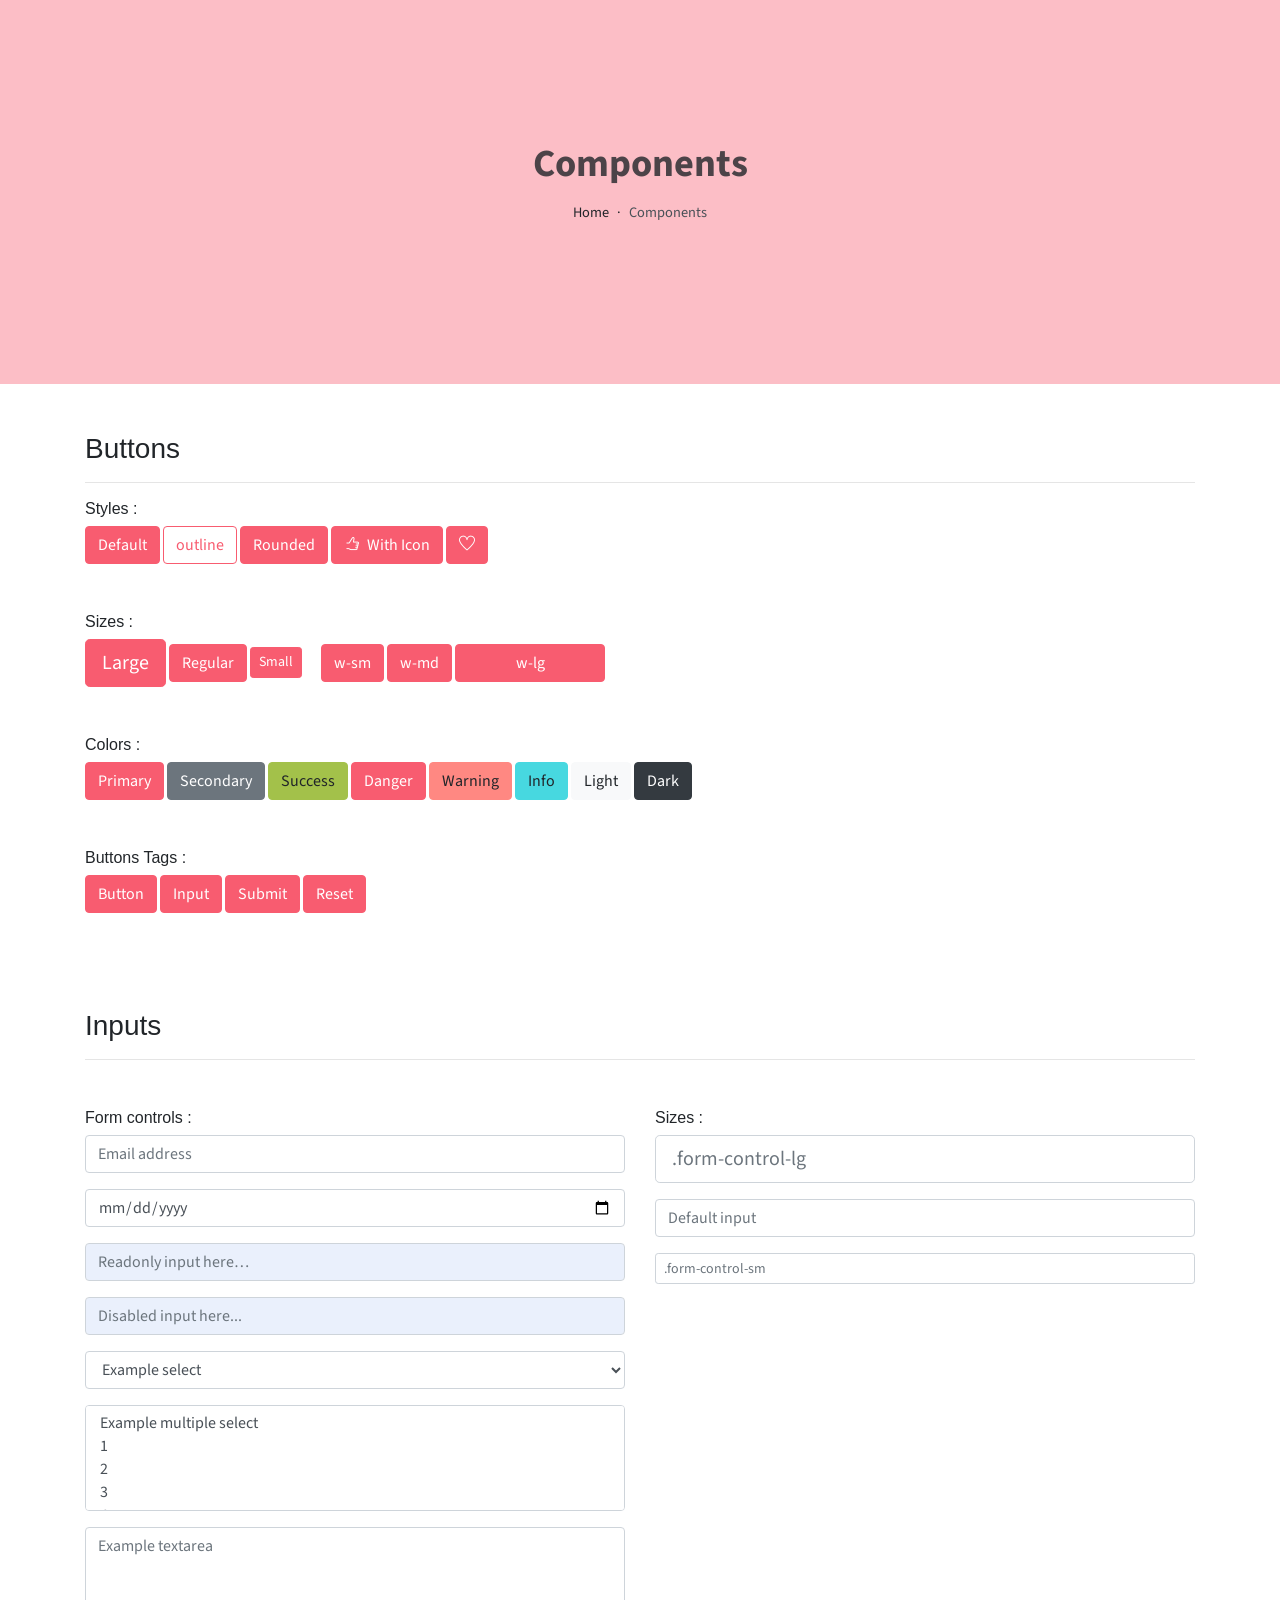
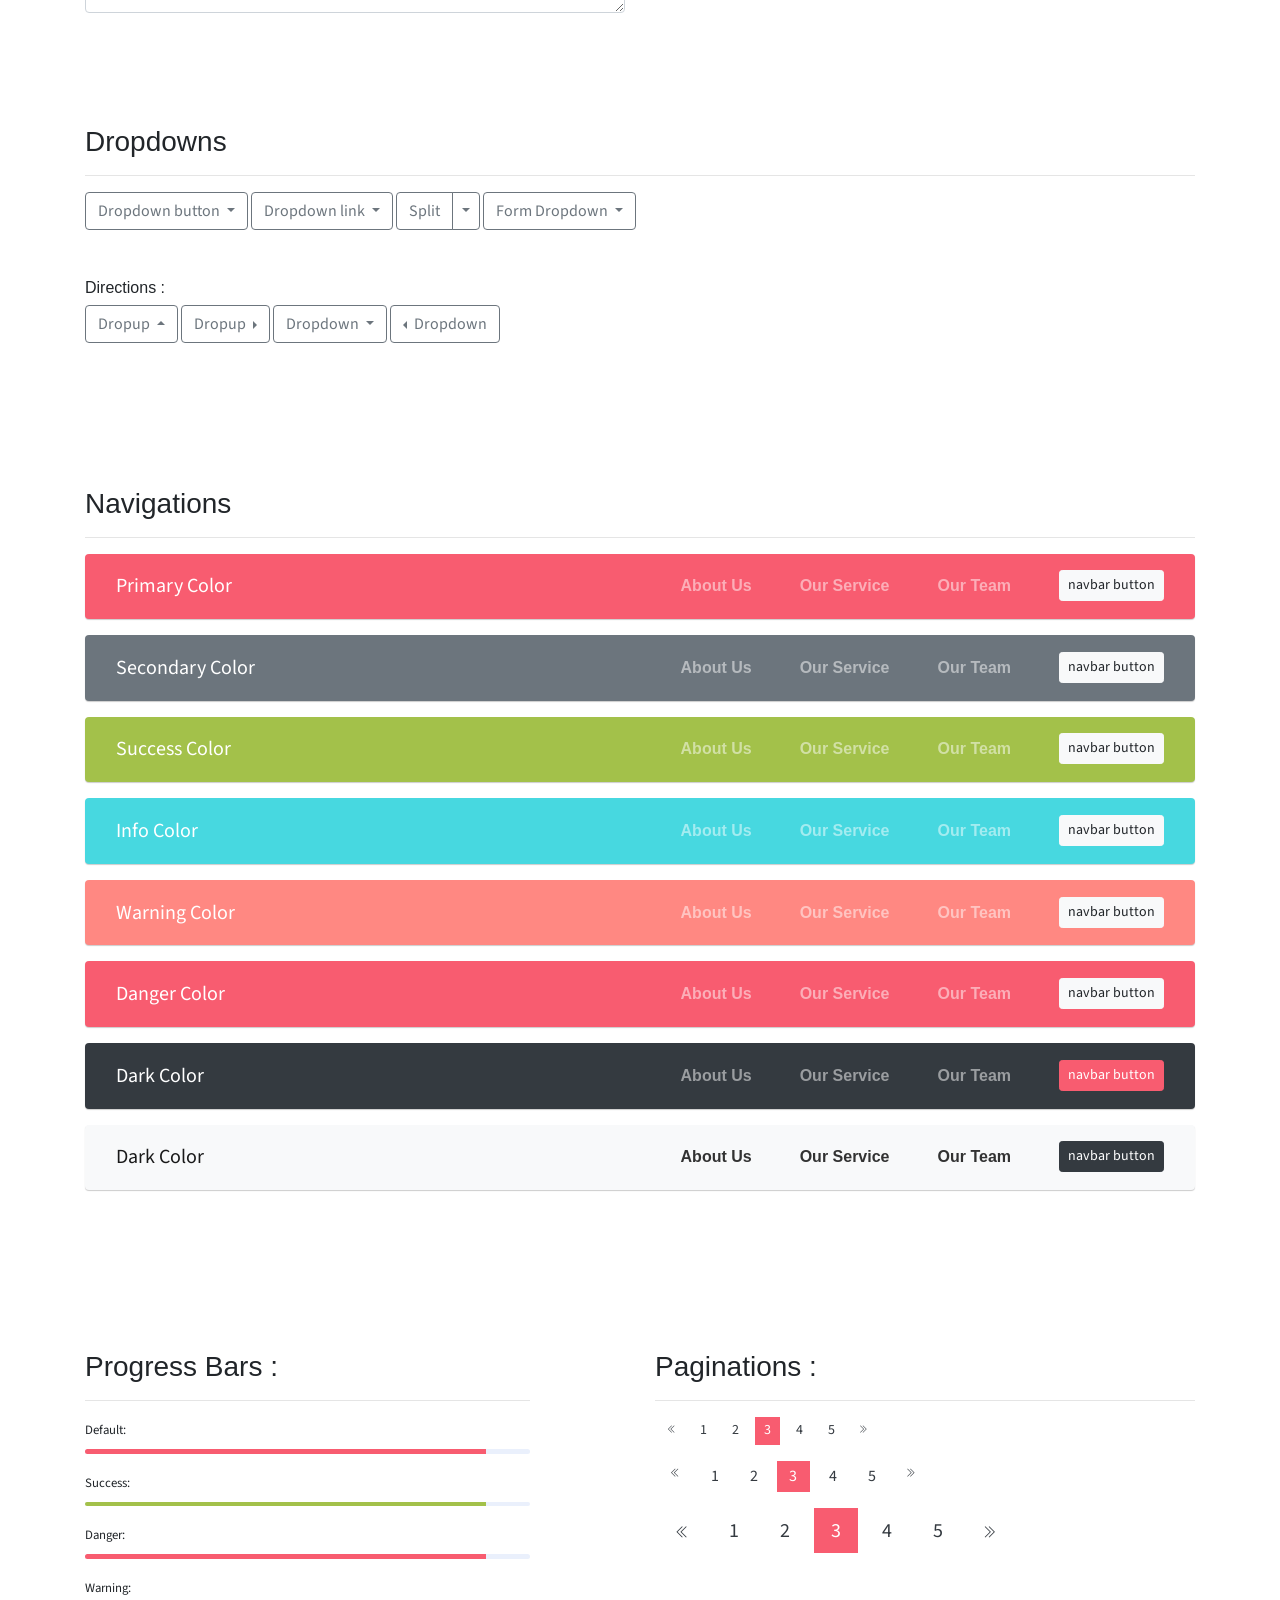
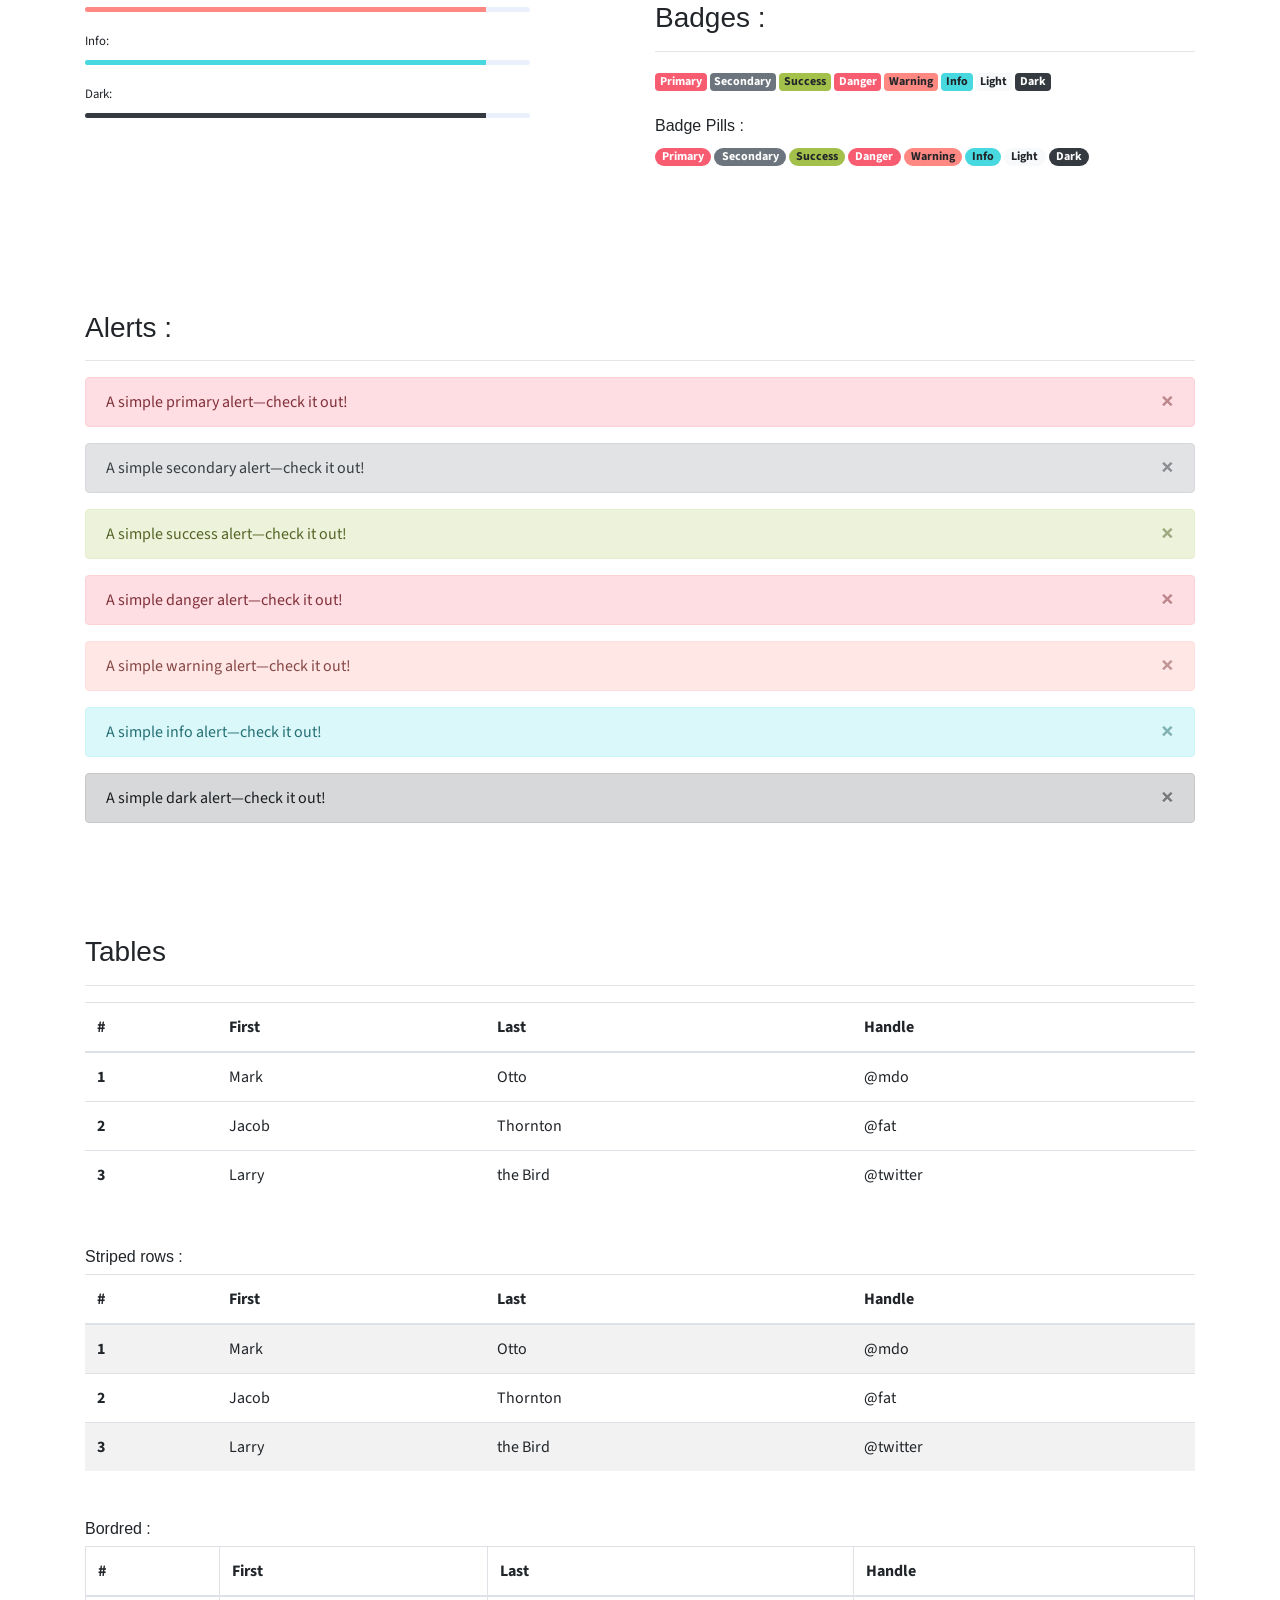
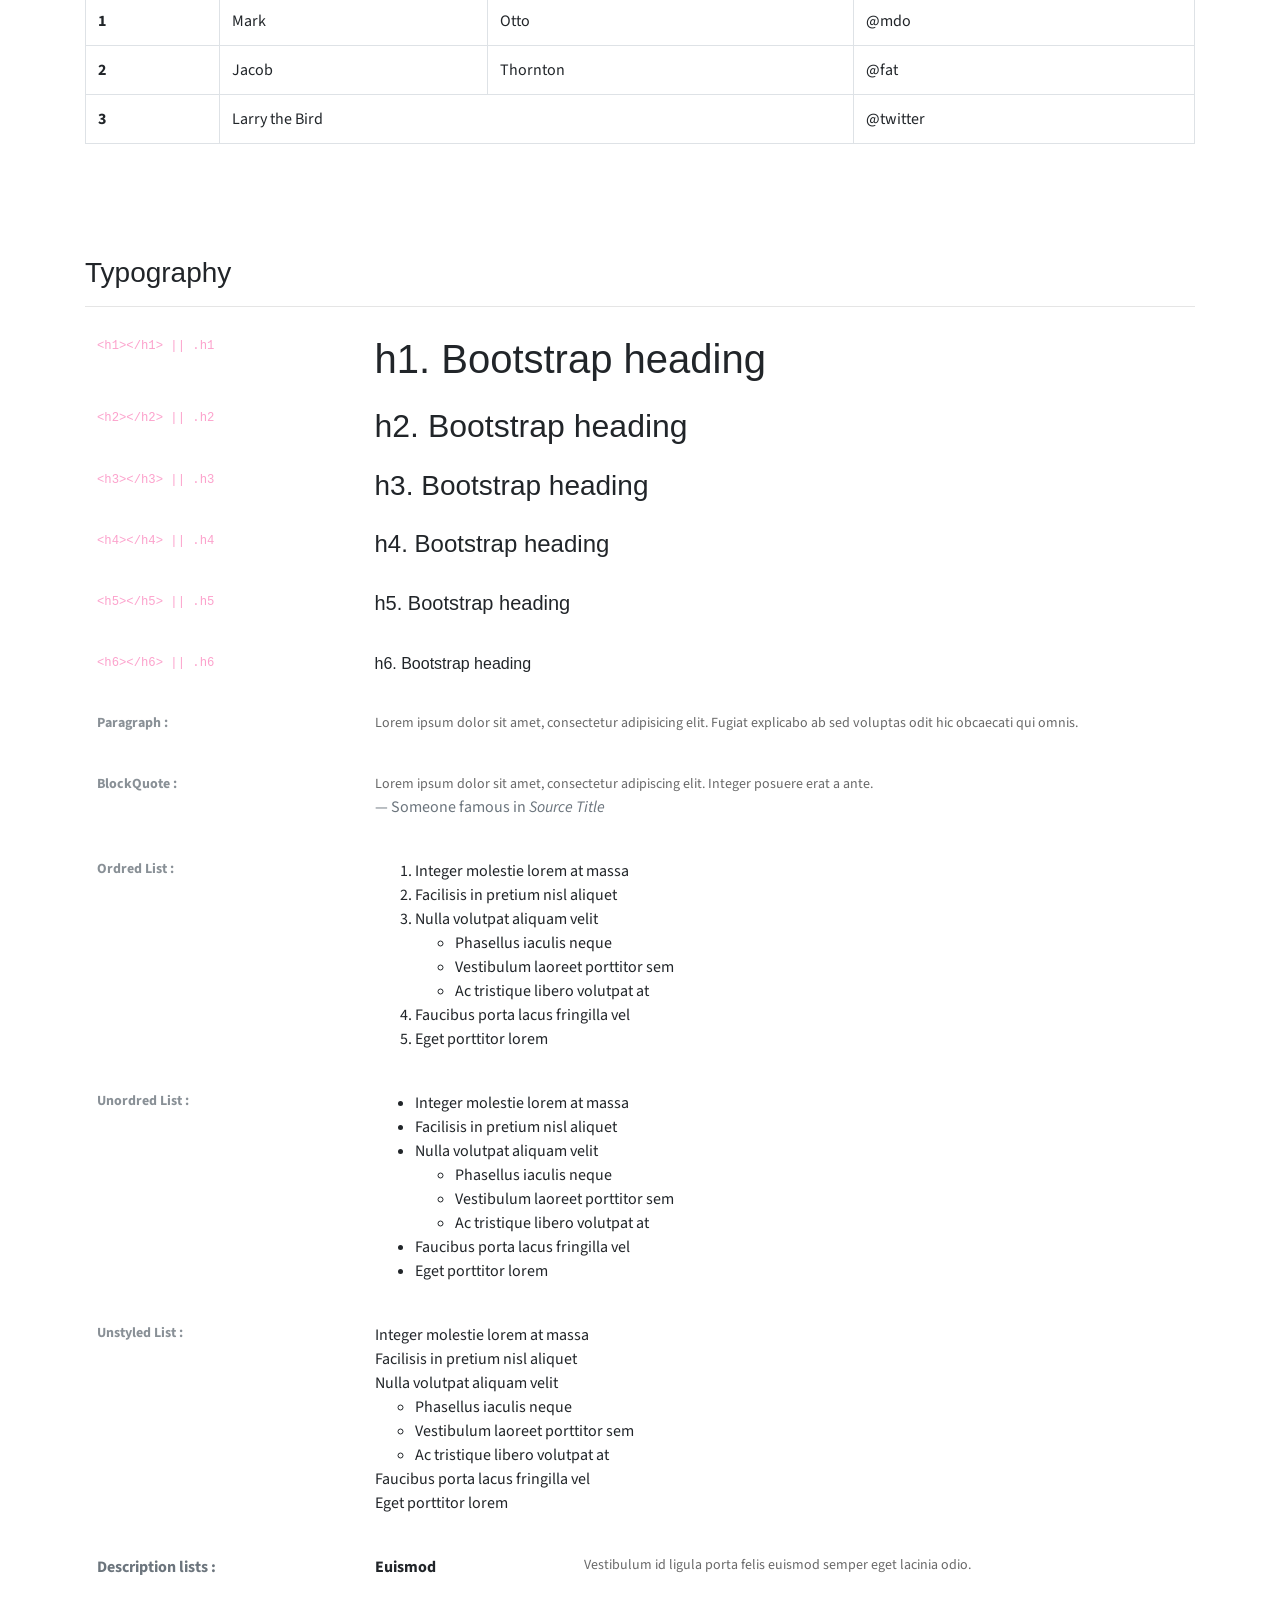
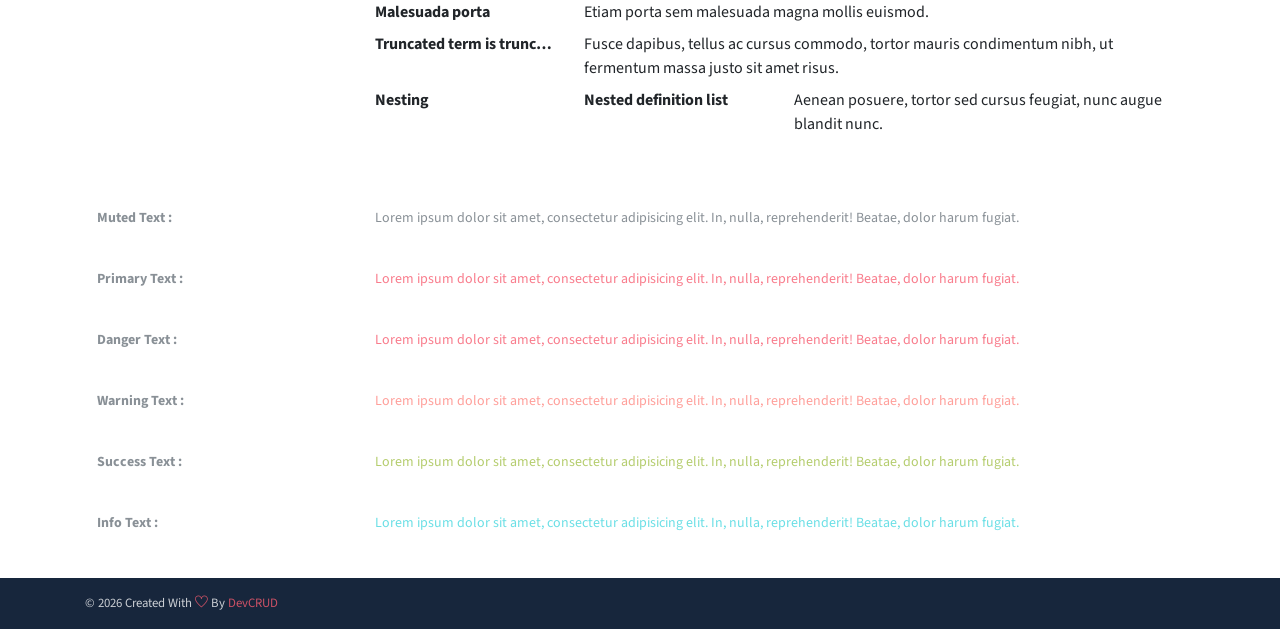
<file: public_html/components.html>
<!DOCTYPE html>
<html lang="en">
<head>
   <meta charset="utf-8">
   <meta name="viewport" content="width=device-width, initial-scale=1, shrink-to-fit=no">
   <meta name="description" content="Start your development with JohnDoe landing page.">
   <meta name="author" content="Devcrud">
   <title>JohnDoe Landing page | Components</title>
   <link rel="icon" href="assets/imgs/favicon.png" type="image/png">
   <!-- font icons -->
   <link rel="stylesheet" href="assets/vendors/themify-icons/css/themify-icons.css">
   <!-- Bootstrap + Steller  -->
   <link rel="stylesheet" href="assets/css/johndoe.css">
</head>
<body>

   <!-- Page Header -->
   <header class="header header-mini"> 
      <div class="header-title">Components</div> 
      <nav aria-label="breadcrumb">
         <ol class="breadcrumb">
            <li class="breadcrumb-item"><a href="/">Home</a></li>
            <li class="breadcrumb-item active" aria-current="page">Components</li>
         </ol>
      </nav>
   </header> <!-- End Of Page Header -->

   <!-- main content -->
   <div class="container">

      <!-- Buttons -->
      <h3 class="mt-5">Buttons</h3>
      <hr>
      <h6 class="section-secondary-title">Styles :</h6>
      <button class="btn btn-primary">Default</button>
      <button class="btn btn-outline-primary">outline</button>
      <button class="btn btn-primary rounded">Rounded</button>
      <button class="btn btn-primary rounded"><i class="ti-thumb-up pr-1"></i> With Icon</button>
      <button class="btn btn-primary circle"><i class="ti-heart"></i></button>

      <h6 class="section-secondary-title mt-5">Sizes :</h6>
      <button class="btn btn-primary btn-lg">Large</button>
      <button class="btn btn-primary ">Regular</button>
      <button class="btn btn-primary btn-sm">Small</button>
      <button class="btn btn-primary w-sm ml-3">w-sm</button>
      <button class="btn btn-primary w-md">w-md</button>
      <button class="btn btn-primary w-lg">w-lg</button>

      <h6 class="section-secondary-title mt-5">Colors :</h6>          
      <button type="button" class="btn btn-primary">Primary</button>
      <button type="button" class="btn btn-secondary">Secondary</button>
      <button type="button" class="btn btn-success">Success</button>
      <button type="button" class="btn btn-danger">Danger</button>
      <button type="button" class="btn btn-warning">Warning</button>
      <button type="button" class="btn btn-info">Info</button>
      <button type="button" class="btn btn-light">Light</button>
      <button type="button" class="btn btn-dark">Dark</button>

      <h6 class="section-secondary-title mt-5">Buttons Tags :</h6>
      <button class="btn btn-primary" type="submit">Button</button>
      <input class="btn btn-primary" type="button" value="Input">
      <input class="btn btn-primary" type="submit" value="Submit">
      <input class="btn btn-primary" type="reset" value="Reset">
      
      <!-- devider -->
      <div class="py-5"></div>

      <!-- Inputs -->
      <h3>Inputs</h3>
      <hr>
      <div class="row mt-5">
         <div class="col-md-6">
            <h6 class="section-secondary-title">Form controls :</h6>        
            <div class="form-group">
               <input type="email" class="form-control" id="exampleFormControlInput1" placeholder="Email address">
            </div>
            <div class="form-group">
               <input type="date" class="form-control" id="exampleFormControlInput1" placeholder="Date">
            </div>
            <div class="form-group">
               <input class="form-control" type="text" placeholder="Readonly input here…" readonly>
            </div>
            <div class="form-group">
               <input class="form-control" id="disabledInput" type="text" placeholder="Disabled input here..." disabled>
            </div>
            <div class="form-group">
               <select class="form-control" id="exampleFormControlSelect1">
                  <option>Example select</option>
                  <option>1</option>
                  <option>2</option>
                  <option>3</option>
                  <option>4</option>
                  <option>5</option>
               </select>
            </div>
            <div class="form-group">
               <select multiple class="form-control" id="exampleFormControlSelect2">
                  <option>Example multiple select</option>
                  <option>1</option>
                  <option>2</option>
                  <option>3</option>
                  <option>4</option>
                  <option>5</option>
               </select>
            </div>
            <div class="form-group">
               <textarea class="form-control" id="exampleFormControlTextarea1" rows="3" placeholder="Example textarea"></textarea>
            </div>
         </div>
         <div class="col-md-6">
            <h6 class="section-secondary-title">Sizes :</h6>    
            <div class="form-group">
               <input class="form-control form-control-lg" type="text" placeholder=".form-control-lg">             
            </div>
            <div class="form-group">
               <input class="form-control" type="text" placeholder="Default input">
            </div>
            <div class="form-group">
               <input class="form-control form-control-sm" type="text" placeholder=".form-control-sm"> 
            </div>
         </div>
      </div> <!-- end of inputs -->   

      <!-- devider -->
      <div class="py-5"></div>             

      <!-- Dropdowns -->
      <h3 class="components-section-title font-weight-normal">Dropdowns</h3>
      <hr>
      <div class="dropdown d-inline-block">
         <button class="btn btn-outline-secondary dropdown-toggle" type="button" id="dropdownMenuButton" data-toggle="dropdown" aria-haspopup="true" aria-expanded="false">
         Dropdown button
         </button>
         <div class="dropdown-menu" aria-labelledby="dropdownMenuButton">
         <a class="dropdown-item" href="#">Action</a>
         <a class="dropdown-item" href="#">Another action</a>
         <a class="dropdown-item" href="#">Something else here</a>
         </div>
      </div>
      <div class="dropdown d-inline-block">
         <a class="btn btn-outline-secondary dropdown-toggle" href="#" role="button" id="dropdownMenuLink" data-toggle="dropdown" aria-haspopup="true" aria-expanded="false">
            Dropdown link
         </a>
         <div class="dropdown-menu" aria-labelledby="dropdownMenuLink">
            <a class="dropdown-item" href="#">Action</a>
            <a class="dropdown-item" href="#">Another action</a>
            <a class="dropdown-item" href="#">Something else here</a>
         </div>
      </div>
      <div class="btn-group">
         <button type="button" class="btn btn-outline-secondary">Split</button>
         <button type="button" class="btn btn-outline-secondary dropdown-toggle dropdown-toggle-split" data-toggle="dropdown" aria-haspopup="true" aria-expanded="false">
         <span class="sr-only">Toggle Dropdown</span>
         </button>
         <div class="dropdown-menu">
            <a class="dropdown-item" href="#">Action</a>
            <a class="dropdown-item" href="#">Another action</a>
            <a class="dropdown-item" href="#">Something else here</a>
            <div class="dropdown-divider"></div>
            <a class="dropdown-item" href="#">Separated link</a>
         </div>
      </div>
      <div class="btn-group">
         <button class="btn btn-outline-secondary dropdown-toggle" type="button" id="dropdownMenuButton" data-toggle="dropdown" aria-haspopup="true" aria-expanded="false">
            Form Dropdown
         </button>
         <div class="dropdown-menu form">
            <form class="px-4 py-3">
               <div class="form-group">
                  <input type="email" class="form-control" id="exampleDropdownFormEmail1" placeholder="email@example.com">
               </div>
               <div class="form-group">
                  <input type="password" class="form-control" id="exampleDropdownFormPassword1" placeholder="Password">
               </div>
               <div class="form-check mb-3">
                  <input type="checkbox" class="form-check-input" id="dropdownCheck">
                  <label class="form-check-label" for="dropdownCheck">
                     Remember me
                  </label>
               </div>
               <button type="submit" class="btn btn-primary btn-block">Sign in</button>
            </form>
            <div class="dropdown-divider"></div>
            <a class="dropdown-item" href="#"><small>New around here? Sign up</small></a>
            <a class="dropdown-item" href="#"><small>Forgot password?</small></a>
         </div>
      </div>       
      <h6 class="section-secondary-title mt-5">Directions :</h6>  
      <div class="btn-group dropup">
         <button type="button" class="btn btn-outline-secondary dropdown-toggle" data-toggle="dropdown" aria-haspopup="true" aria-expanded="false">
            Dropup
         </button>
         <div class="dropdown-menu">
            <a class="dropdown-item" href="#">Action</a>
            <a class="dropdown-item" href="#">Another action</a>
            <a class="dropdown-item" href="#">Something else here</a>
            <div class="dropdown-divider"></div>
            <a class="dropdown-item" href="#">Separated link</a>
         </div>
      </div>
      <div class="btn-group dropright">
         <button type="button" class="btn btn-outline-secondary dropdown-toggle" data-toggle="dropdown" aria-haspopup="true" aria-expanded="false">
            Dropup
         </button>
         <div class="dropdown-menu">
            <a class="dropdown-item" href="#">Action</a>
            <a class="dropdown-item" href="#">Another action</a>
            <a class="dropdown-item" href="#">Something else here</a>
            <div class="dropdown-divider"></div>
            <a class="dropdown-item" href="#">Separated link</a>
         </div>
      </div>
      <div class="btn-group">
         <button type="button" class="btn btn-outline-secondary dropdown-toggle" data-toggle="dropdown" aria-haspopup="true" aria-expanded="false">
            Dropdown
         </button>
         <div class="dropdown-menu">
            <a class="dropdown-item" href="#">Action</a>
            <a class="dropdown-item" href="#">Another action</a>
            <a class="dropdown-item" href="#">Something else here</a>
            <div class="dropdown-divider"></div>
            <a class="dropdown-item" href="#">Separated link</a>
         </div>
      </div>
      <div class="btn-group dropleft">
         <button type="button" class="btn btn-outline-secondary dropdown-toggle" data-toggle="dropdown" aria-haspopup="true" aria-expanded="false">
            Dropdown
         </button>
         <div class="dropdown-menu">
            <a class="dropdown-item" href="#">Action</a>
            <a class="dropdown-item" href="#">Another action</a>
            <a class="dropdown-item" href="#">Something else here</a>
            <div class="dropdown-divider"></div>
            <a class="dropdown-item" href="#">Separated link</a>
         </div>
      </div> <!-- end of Dropdowns -->  

      <!-- devider -->
      <div class="py-5"></div>   

      <!-- navbars -->
      <h3 class="components-section-title font-weight-normal mt-5">Navigations</h3>
      <hr>
      <nav class="navbar navbar-expand-sm navbar-dark bg-primary rounded shadow mb-3">
         <div class="container">
            <a class="navbar-brand" href="#">Primary Color</a>
            <button class="navbar-toggler ml-auto" type="button" data-toggle="collapse" data-target="#navbarSupportedContent" aria-controls="navbarSupportedContent" aria-expanded="false" aria-label="Toggle navigation">
            <span class="navbar-toggler-icon"></span>
            </button>
            <div class="collapse navbar-collapse" id="navbarSupportedContent">
               <ul class="navbar-nav ml-auto"> 
                  <li class="nav-item">
                     <a class="nav-link" href="#about">About Us</a>
                  </li>
                  <li class="nav-item">
                     <a class="nav-link" href="#service">Our Service</a>
                  </li>
                  <li class="nav-item">
                     <a class="nav-link" href="#team">Our Team</a>
                  </li>
                  <li class="nav-item">
                     <a href="#book-table" class="ml-4 mt-1 btn btn-light btn-sm">navbar button</a>
                  </li>
               </ul>                       
            </div>
         </div>
      </nav>
      <nav class="navbar navbar-expand-sm navbar-dark bg-secondary rounded shadow mb-3">
         <div class="container">
            <a class="navbar-brand" href="#">Secondary Color</a>
            <button class="navbar-toggler ml-auto" type="button" data-toggle="collapse" data-target="#navbarSupportedContent" aria-controls="navbarSupportedContent" aria-expanded="false" aria-label="Toggle navigation">
            <span class="navbar-toggler-icon"></span>
            </button>
            <div class="collapse navbar-collapse" id="navbarSupportedContent">
               <ul class="navbar-nav ml-auto"> 
                  <li class="nav-item">
                     <a class="nav-link" href="#about">About Us</a>
                  </li>
                  <li class="nav-item">
                     <a class="nav-link" href="#service">Our Service</a>
                  </li>
                  <li class="nav-item">
                     <a class="nav-link" href="#team">Our Team</a>
                  </li>
                  <li class="nav-item">
                     <a href="#book-table" class="ml-4 mt-1 btn btn-light btn-sm">navbar button</a>
                  </li>
               </ul>                       
            </div>
         </div>
      </nav>
      <nav class="navbar navbar-expand-sm navbar-dark bg-success rounded shadow mb-3">
         <div class="container">
            <a class="navbar-brand" href="#">Success Color</a>
            <button class="navbar-toggler ml-auto" type="button" data-toggle="collapse" data-target="#navbarSupportedContent" aria-controls="navbarSupportedContent" aria-expanded="false" aria-label="Toggle navigation">
            <span class="navbar-toggler-icon"></span>
            </button>
            <div class="collapse navbar-collapse" id="navbarSupportedContent">
               <ul class="navbar-nav ml-auto"> 
                  <li class="nav-item">
                     <a class="nav-link" href="#about">About Us</a>
                  </li>
                  <li class="nav-item">
                     <a class="nav-link" href="#service">Our Service</a>
                  </li>
                  <li class="nav-item">
                     <a class="nav-link" href="#team">Our Team</a>
                  </li>
                  <li class="nav-item">
                     <a href="#book-table" class="ml-4 mt-1 btn btn-light btn-sm">navbar button</a>
                  </li>
               </ul>                       
            </div>
         </div>
      </nav>
      <nav class="navbar navbar-expand-sm navbar-dark bg-info rounded shadow mb-3">
         <div class="container">
            <a class="navbar-brand" href="#">Info Color</a>
            <button class="navbar-toggler ml-auto" type="button" data-toggle="collapse" data-target="#navbarSupportedContent" aria-controls="navbarSupportedContent" aria-expanded="false" aria-label="Toggle navigation">
            <span class="navbar-toggler-icon"></span>
            </button>
            <div class="collapse navbar-collapse" id="navbarSupportedContent">
               <ul class="navbar-nav ml-auto"> 
                  <li class="nav-item">
                     <a class="nav-link" href="#about">About Us</a>
                  </li>
                  <li class="nav-item">
                     <a class="nav-link" href="#service">Our Service</a>
                  </li>
                  <li class="nav-item">
                     <a class="nav-link" href="#team">Our Team</a>
                  </li>
                  <li class="nav-item">
                     <a href="#book-table" class="ml-4 mt-1 btn btn-light btn-sm">navbar button</a>
                  </li>
               </ul>                       
            </div>
         </div>
      </nav>
      <nav class="navbar navbar-expand-sm navbar-dark bg-warning rounded shadow mb-3">
         <div class="container">
            <a class="navbar-brand" href="#">Warning Color</a>
            <button class="navbar-toggler ml-auto" type="button" data-toggle="collapse" data-target="#navbarSupportedContent" aria-controls="navbarSupportedContent" aria-expanded="false" aria-label="Toggle navigation">
            <span class="navbar-toggler-icon"></span>
            </button>
            <div class="collapse navbar-collapse" id="navbarSupportedContent">
               <ul class="navbar-nav ml-auto"> 
                  <li class="nav-item">
                     <a class="nav-link" href="#about">About Us</a>
                  </li>
                  <li class="nav-item">
                     <a class="nav-link" href="#service">Our Service</a>
                  </li>
                  <li class="nav-item">
                     <a class="nav-link" href="#team">Our Team</a>
                  </li>
                  <li class="nav-item">
                     <a href="#book-table" class="ml-4 mt-1 btn btn-light btn-sm">navbar button</a>
                  </li>
               </ul>                       
            </div>
         </div>
      </nav>
      <nav class="navbar navbar-expand-sm navbar-dark bg-danger rounded shadow mb-3">
         <div class="container">
            <a class="navbar-brand" href="#">Danger Color</a>
            <button class="navbar-toggler ml-auto" type="button" data-toggle="collapse" data-target="#navbarSupportedContent" aria-controls="navbarSupportedContent" aria-expanded="false" aria-label="Toggle navigation">
            <span class="navbar-toggler-icon"></span>
            </button>
            <div class="collapse navbar-collapse" id="navbarSupportedContent">
               <ul class="navbar-nav ml-auto"> 
                  <li class="nav-item">
                     <a class="nav-link" href="#about">About Us</a>
                  </li>
                  <li class="nav-item">
                     <a class="nav-link" href="#service">Our Service</a>
                  </li>
                  <li class="nav-item">
                     <a class="nav-link" href="#team">Our Team</a>
                  </li>
                  <li class="nav-item">
                     <a href="#book-table" class="ml-4 mt-1 btn btn-light btn-sm">navbar button</a>
                  </li>
               </ul>                       
            </div>
         </div>
      </nav>
      <nav class="navbar navbar-expand-sm navbar-dark bg-dark rounded shadow mb-3">
         <div class="container">
            <a class="navbar-brand" href="#">Dark Color</a>
            <button class="navbar-toggler ml-auto" type="button" data-toggle="collapse" data-target="#navbarSupportedContent" aria-controls="navbarSupportedContent" aria-expanded="false" aria-label="Toggle navigation">
            <span class="navbar-toggler-icon"></span>
            </button>
            <div class="collapse navbar-collapse" id="navbarSupportedContent">
               <ul class="navbar-nav ml-auto"> 
                  <li class="nav-item">
                     <a class="nav-link" href="#about">About Us</a>
                  </li>
                  <li class="nav-item">
                     <a class="nav-link" href="#service">Our Service</a>
                  </li>
                  <li class="nav-item">
                     <a class="nav-link" href="#team">Our Team</a>
                  </li>
                  <li class="nav-item">
                     <a href="#book-table" class="ml-4 mt-1 btn btn-primary btn-sm">navbar button</a>
                  </li>
               </ul>                       
            </div>
         </div>
      </nav>
      <nav class="navbar navbar-expand-sm navbar-light bg-light rounded shadow mb-3">
         <div class="container">
            <a class="navbar-brand" href="#">Dark Color</a>
            <button class="navbar-toggler ml-auto" type="button" data-toggle="collapse" data-target="#navbarSupportedContent" aria-controls="navbarSupportedContent" aria-expanded="false" aria-label="Toggle navigation">
            <span class="navbar-toggler-icon"></span>
            </button>
            <div class="collapse navbar-collapse" id="navbarSupportedContent">
               <ul class="navbar-nav ml-auto"> 
                  <li class="nav-item">
                     <a class="nav-link" href="#about">About Us</a>
                  </li>
                  <li class="nav-item">
                     <a class="nav-link" href="#service">Our Service</a>
                  </li>
                  <li class="nav-item">
                     <a class="nav-link" href="#team">Our Team</a>
                  </li>
                  <li class="nav-item">
                     <a href="#book-table" class="ml-4 mt-1 btn btn-dark btn-sm">navbar button</a>
                  </li>
               </ul>                       
            </div>
         </div>
      </nav>
      <!-- End of navbars -->

      <!-- devider -->
      <div class="py-5"></div>   
      
      <!-- progress bars -->
      <div class="row justify-content-between">
         <div class="col-md-5">
            <h3 class="components-section-title font-weight-normal mt-5">Progress Bars :</h3>
            <hr>
            <small>Default: </small>
            <div class="progress mt-2 mb-3">
               <div class="progress-bar" role="progressbar" style="width: 90%" aria-valuenow="25" aria-valuemin="0" aria-valuemax="100"></div>
            </div>
            <small>Success:</small>
            <div class="progress mt-2 mb-3">
               <div class="progress-bar bg-success" role="progressbar" style="width: 90%" aria-valuenow="25" aria-valuemin="0" aria-valuemax="100"></div>
            </div>
            <small>Danger:</small>
            <div class="progress mt-2 mb-3">
               <div class="progress-bar bg-danger" role="progressbar" style="width: 90%" aria-valuenow="25" aria-valuemin="0" aria-valuemax="100"></div>
            </div>
            <small>Warning:</small>
            <div class="progress mt-2 mb-3">
               <div class="progress-bar bg-warning" role="progressbar" style="width: 90%" aria-valuenow="25" aria-valuemin="0" aria-valuemax="100"></div>
            </div>
            <small>Info:</small>
            <div class="progress mt-2 mb-3">
               <div class="progress-bar bg-info" role="progressbar" style="width: 90%" aria-valuenow="25" aria-valuemin="0" aria-valuemax="100"></div>
            </div>
            <small>Dark:</small>
            <div class="progress mt-2 mb-3">
               <div class="progress-bar bg-dark" role="progressbar" style="width: 90%" aria-valuenow="25" aria-valuemin="0" aria-valuemax="100"></div>
            </div>
         </div>
         <div class="col-md-6">
            <h3 class="components-section-title font-weight-normal mt-5">Paginations :</h3>
            <hr>
            <nav aria-label="Page navigation example">
               <ul class="pagination pagination-sm">
                  <li class="page-item"><a class="page-link" href="#"><i class="ti-angle-double-left"></i></a></li>
                  <li class="page-item"><a class="page-link" href="#">1</a></li>
                  <li class="page-item"><a class="page-link" href="#">2</a></li>
                  <li class="page-item active"><a class="page-link" href="#">3</a></li>
                  <li class="page-item"><a class="page-link" href="#">4</a></li>
                  <li class="page-item"><a class="page-link" href="#">5</a></li>
                  <li class="page-item"><a class="page-link" href="#"><i class="ti-angle-double-right"></i></a></li>
               </ul>
            </nav>
            <nav aria-label="Page navigation example">
               <ul class="pagination">
               <li class="page-item"><a class="page-link" href="#"><i class="ti-angle-double-left"></i></a></li>
                  <li class="page-item"><a class="page-link" href="#">1</a></li>
                  <li class="page-item"><a class="page-link" href="#">2</a></li>
                  <li class="page-item active"><a class="page-link" href="#">3</a></li>
                  <li class="page-item"><a class="page-link" href="#">4</a></li>
                  <li class="page-item"><a class="page-link" href="#">5</a></li>
                  <li class="page-item"><a class="page-link" href="#"><i class="ti-angle-double-right"></i></a></li>
               </ul>
            </nav>
            <nav aria-label="Page navigation example">
               <ul class="pagination pagination-lg">
                  <li class="page-item"><a class="page-link" href="#"><i class="ti-angle-double-left"></i></a></li>
                  <li class="page-item"><a class="page-link" href="#">1</a></li>
                  <li class="page-item"><a class="page-link" href="#">2</a></li>
                  <li class="page-item active"><a class="page-link" href="#">3</a></li>
                  <li class="page-item"><a class="page-link" href="#">4</a></li>
                  <li class="page-item"><a class="page-link" href="#">5</a></li>
                  <li class="page-item"><a class="page-link" href="#"><i class="ti-angle-double-right"></i></a></li>
               </ul>
            </nav>

            <!-- Badges -->
            <h3 class="components-section-title font-weight-normal mt-5">Badges :</h3>
            <hr>
            <span class="badge badge-primary">Primary</span>
            <span class="badge badge-secondary">Secondary</span>
            <span class="badge badge-success">Success</span>
            <span class="badge badge-danger">Danger</span>
            <span class="badge badge-warning">Warning</span>
            <span class="badge badge-info">Info</span>
            <span class="badge badge-light">Light</span>
            <span class="badge badge-dark">Dark</span>
            <h6 class="section-secondary-title mt-4 mb-2">Badge Pills :</h6>
            <span class="badge badge-pill badge-primary">Primary</span>
            <span class="badge badge-pill badge-secondary">Secondary</span>
            <span class="badge badge-pill badge-success">Success</span>
            <span class="badge badge-pill badge-danger">Danger</span>
            <span class="badge badge-pill badge-warning">Warning</span>
            <span class="badge badge-pill badge-info">Info</span>
            <span class="badge badge-pill badge-light">Light</span>
            <span class="badge badge-pill badge-dark">Dark</span>
         </div>
      </div> <!-- End of Progress bars -->

      <!-- devider -->
      <div class="py-5"></div>  

      <!-- Alerts -->
      <h3 class="components-section-title font-weight-normal mt-5">Alerts :</h3>
      <hr>
      <div class="alert alert-primary alert-dismissible fade show" role="alert">
         A simple primary alert—check it out!
         <button type="button" class="close" data-dismiss="alert" aria-label="Close">
            <span aria-hidden="true">&times;</span>
         </button>
      </div>
      <div class="alert alert-secondary alert-dismissible fade show" role="alert">
         A simple secondary alert—check it out!
         <button type="button" class="close" data-dismiss="alert" aria-label="Close">
            <span aria-hidden="true">&times;</span>
         </button>
      </div>
      <div class="alert alert-success alert-dismissible fade show" role="alert">
         A simple success alert—check it out!
         <button type="button" class="close" data-dismiss="alert" aria-label="Close">
            <span aria-hidden="true">&times;</span>
         </button>
      </div>
      <div class="alert alert-danger alert-dismissible fade show" role="alert">
         A simple danger alert—check it out!
         <button type="button" class="close" data-dismiss="alert" aria-label="Close">
            <span aria-hidden="true">&times;</span>
         </button>
      </div>
      <div class="alert alert-warning alert-dismissible fade show" role="alert">
         A simple warning alert—check it out!
         <button type="button" class="close" data-dismiss="alert" aria-label="Close">
            <span aria-hidden="true">&times;</span>
         </button>
      </div>
      <div class="alert alert-info alert-dismissible fade show" role="alert">
         A simple info alert—check it out!
         <button type="button" class="close" data-dismiss="alert" aria-label="Close">
            <span aria-hidden="true">&times;</span>
         </button>
      </div>
      <div class="alert alert-dark alert-dismissible fade show" role="alert">
         A simple dark alert—check it out!
         <button type="button" class="close" data-dismiss="alert" aria-label="Close">
            <span aria-hidden="true">&times;</span>
         </button>
      </div>
      <!-- end of alerts -->

      <!-- devider -->
      <div class="py-5"></div> 
   
      <!-- tables -->
      <h3 class="components-section-title">Tables</h3>
      <hr>
      <table class="table">
         <thead>
            <tr>
               <th scope="col">#</th>
               <th scope="col">First</th>
               <th scope="col">Last</th>
               <th scope="col">Handle</th>
            </tr>
         </thead>
         <tbody>
            <tr>
               <th scope="row">1</th>
               <td>Mark</td>
               <td>Otto</td>
               <td>@mdo</td>
            </tr>
            <tr>
               <th scope="row">2</th>
               <td>Jacob</td>
               <td>Thornton</td>
               <td>@fat</td>
            </tr>
            <tr>
               <th scope="row">3</th>
               <td>Larry</td>
               <td>the Bird</td>
               <td>@twitter</td>
            </tr>
         </tbody>
      </table>

      <h6 class="section-secondary-title mt-5">Striped rows :</h6>
      <table class="table table-striped">
         <thead>
            <tr>
               <th scope="col">#</th>
               <th scope="col">First</th>
               <th scope="col">Last</th>
               <th scope="col">Handle</th>
            </tr>
         </thead>
         <tbody>
            <tr>
               <th scope="row">1</th>
               <td>Mark</td>
               <td>Otto</td>
               <td>@mdo</td>
            </tr>
            <tr>
               <th scope="row">2</th>
               <td>Jacob</td>
               <td>Thornton</td>
               <td>@fat</td>
            </tr>
            <tr>
               <th scope="row">3</th>
               <td>Larry</td>
               <td>the Bird</td>
               <td>@twitter</td>
            </tr>
         </tbody>
      </table>

      <h6 class="section-secondary-title mt-5">Bordred :</h6>
      <table class="table table-bordered">
         <thead>
            <tr>
               <th scope="col">#</th>
               <th scope="col">First</th>
               <th scope="col">Last</th>
               <th scope="col">Handle</th>
            </tr>
         </thead>
         <tbody>
            <tr>
               <th scope="row">1</th>
               <td>Mark</td>
               <td>Otto</td>
               <td>@mdo</td>
            </tr>
            <tr>
               <th scope="row">2</th>
               <td>Jacob</td>
               <td>Thornton</td>
               <td>@fat</td>
            </tr>
            <tr>
               <th scope="row">3</th>
               <td colspan="2">Larry the Bird</td>
               <td>@twitter</td>
            </tr>
         </tbody>
      </table>
      <!-- end of tables -->

      <!-- devider -->
      <div class="py-5"></div> 

      <!-- typography -->
      <h3 class="components-section-title">Typography</h3>
      <hr>
     
      <table class="table table-borderless v-align-center">
         <tbody>
            <tr>
               <td>
                  <p><code class="highlighter-rouge">&lt;h1&gt;&lt;/h1&gt; || .h1</code></p>
               </td>
               <td class="w-75"><span class="h1">h1. Bootstrap heading</span></td>
            </tr>
            <tr>
               <td>
                  <p><code class="highlighter-rouge">&lt;h2&gt;&lt;/h2&gt; || .h2</code></p>
               </td>
               <td><span class="h2">h2. Bootstrap heading</span></td>
            </tr>
            <tr>
               <td>
                  <p><code class="highlighter-rouge">&lt;h3&gt;&lt;/h3&gt; || .h3</code></p>
               </td>
               <td><span class="h3">h3. Bootstrap heading</span></td>
            </tr>
            <tr>
               <td>
                  <p><code class="highlighter-rouge">&lt;h4&gt;&lt;/h4&gt; || .h4</code></p>
               </td>
               <td><span class="h4">h4. Bootstrap heading</span></td>
            </tr>
            <tr>
               <td>
                  <p><code class="highlighter-rouge">&lt;h5&gt;&lt;/h5&gt; || .h5</code></p>
               </td>
               <td><span class="h5">h5. Bootstrap heading</span></td>
            </tr>
            <tr>
               <td>
                  <p><code class="highlighter-rouge">&lt;h6&gt;&lt;/h6&gt; || .h6</code></p>
               </td>
               <td><span class="h6">h6. Bootstrap heading</span></td>
            </tr>
            <tr>
               <td>
                  <p class="font-weight-bold text-muted">Paragraph :</p>
               </td>
               <td><p>Lorem ipsum dolor sit amet, consectetur adipisicing elit. Fugiat explicabo ab sed voluptas odit hic obcaecati qui omnis.</p></td>
            </tr>
            <tr>
               <td>
                  <p class="font-weight-bold text-muted">BlockQuote :</p>
               </td>
               <td>
                  <blockquote class="blockquote">
                     <p class="mb-0">Lorem ipsum dolor sit amet, consectetur adipiscing elit. Integer posuere erat a ante.</p>
                     <footer class="blockquote-footer">Someone famous in <cite title="Source Title">Source Title</cite></footer>
                  </blockquote>
               </td>
            </tr>

            
            <tr>
               <td><p class="font-weight-bold text-muted">Ordred List :</p></td>
               <td>
                  <ol>
                     <li>Integer molestie lorem at massa</li>
                     <li>Facilisis in pretium nisl aliquet</li>
                     <li>Nulla volutpat aliquam velit
                        <ul>
                           <li>Phasellus iaculis neque</li>
                           <li>Vestibulum laoreet porttitor sem</li>
                           <li>Ac tristique libero volutpat at</li>
                        </ul>
                     </li>
                     <li>Faucibus porta lacus fringilla vel</li>
                     <li>Eget porttitor lorem</li>
                  </ol>
               </td>
            </tr>
            <tr>
               <td><p class="font-weight-bold text-muted">Unordred List :</p></td>
               <td>
                  <ul >
                     <li>Integer molestie lorem at massa</li>
                     <li>Facilisis in pretium nisl aliquet</li>
                     <li>Nulla volutpat aliquam velit
                        <ul>
                           <li>Phasellus iaculis neque</li>
                           <li>Vestibulum laoreet porttitor sem</li>
                           <li>Ac tristique libero volutpat at</li>
                        </ul>
                     </li>
                     <li>Faucibus porta lacus fringilla vel</li>
                     <li>Eget porttitor lorem</li>
                  </ul>
               </td>
            </tr>
            <tr>
               <td><p class="font-weight-bold text-muted">Unstyled List :</p></td>
               <td>
                  <ul class="list-unstyled">
                     <li>Integer molestie lorem at massa</li>
                     <li>Facilisis in pretium nisl aliquet</li>
                     <li>Nulla volutpat aliquam velit
                        <ul>
                           <li>Phasellus iaculis neque</li>
                           <li>Vestibulum laoreet porttitor sem</li>
                           <li>Ac tristique libero volutpat at</li>
                        </ul>
                     </li>
                     <li>Faucibus porta lacus fringilla vel</li>
                     <li>Eget porttitor lorem</li>
                  </ul>
               </td>
            </tr>
            <tr>
               <td class="font-weight-bold text-muted">Description lists : </td>
               <td>
                  <dl class="row">
                     <dt class="col-sm-3">Euismod</dt>
                     <dd class="col-sm-9">
                        <p>Vestibulum id ligula porta felis euismod semper eget lacinia odio.</p>
                     </dd>

                     <dt class="col-sm-3">Malesuada porta</dt>
                     <dd class="col-sm-9">Etiam porta sem malesuada magna mollis euismod.</dd>

                     <dt class="col-sm-3 text-truncate">Truncated term is truncated</dt>
                     <dd class="col-sm-9">Fusce dapibus, tellus ac cursus commodo, tortor mauris condimentum nibh, ut fermentum massa justo sit amet risus.</dd>

                     <dt class="col-sm-3">Nesting</dt>
                     <dd class="col-sm-9">
                        <dl class="row">
                           <dt class="col-sm-4">Nested definition list</dt>
                           <dd class="col-sm-8">Aenean posuere, tortor sed cursus feugiat, nunc augue blandit nunc.</dd>
                        </dl>
                     </dd>
                  </dl>
               </td>
            </tr>
            <tr>
               <td>
                  <p class="font-weight-bold text-muted">Muted Text :</p>
               </td>
               <td>
                  <p class="text-muted">Lorem ipsum dolor sit amet, consectetur adipisicing elit. In, nulla, reprehenderit! Beatae, dolor harum fugiat.</p>
               </td>
            </tr>
            <tr>
               <td>
                  <p class="font-weight-bold text-muted">Primary Text :</p>
               </td>
               <td>
                  <p class="text-primary">Lorem ipsum dolor sit amet, consectetur adipisicing elit. In, nulla, reprehenderit! Beatae, dolor harum fugiat.</p>
               </td>
            </tr>
            <tr>
               <td>
                  <p class="font-weight-bold text-muted">Danger Text :</p>
               </td>
               <td>
                  <p class="text-danger">Lorem ipsum dolor sit amet, consectetur adipisicing elit. In, nulla, reprehenderit! Beatae, dolor harum fugiat.</p>
               </td>
            </tr>
            <tr>
               <td>
                  <p class="font-weight-bold text-muted">Warning Text :</p>
               </td>
               <td>
                  <p class="text-warning">Lorem ipsum dolor sit amet, consectetur adipisicing elit. In, nulla, reprehenderit! Beatae, dolor harum fugiat.</p>
               </td>
            </tr>
            <tr>
               <td>
                  <p class="font-weight-bold text-muted">Success Text :</p>
               </td>
               <td>
                  <p class="text-success">Lorem ipsum dolor sit amet, consectetur adipisicing elit. In, nulla, reprehenderit! Beatae, dolor harum fugiat.</p>
               </td>
            </tr>
            <tr>
               <td>
                  <p class="font-weight-bold text-muted">Info Text :</p>
               </td>
               <td>
                  <p class="text-info">Lorem ipsum dolor sit amet, consectetur adipisicing elit. In, nulla, reprehenderit! Beatae, dolor harum fugiat.</p>
               </td>
            </tr>
         </tbody>
      </table>
   </div>
   <!-- end of typography -->

   <!-- Page Footer -->
   <footer class="footer py-3">
        <div class="container">
            <p class="small mb-0 text-light">
                &copy; <script>document.write(new Date().getFullYear())</script> Created With <i class="ti-heart text-danger"></i> By <a href="http://devcrud.com" target="_blank"><span class="text-danger" title="Bootstrap 4 Themes and Dashboards">DevCRUD</span></a> 
            </p>
        </div>
    </footer>
   <!-- End of Page Footer -->  
   
   <!-- core  -->
   <script src="assets/vendors/jquery/jquery-3.4.1.js"></script>
   <script src="assets/vendors/bootstrap/bootstrap.bundle.js"></script>

</body>
</html>
</file>
<file: public_html/assets/vendors/themify-icons/css/themify-icons.css>
@font-face {
	font-family: 'themify';
	src:url("../fonts/themify.eot?-fvbane");
	src:url("../fonts/themify.eot?#iefix-fvbane") format("embedded-opentype"),
		url("../fonts/themify.woff?-fvbane") format("woff"),
		url("../fonts/themify.ttf?-fvbane") format("truetype"),
		url("../fonts/themify.svg?-fvbane#themify") format("svg");
	font-weight: normal;
	font-style: normal;
}

[class^="ti-"], [class*=" ti-"] {
	font-family: 'themify';
	speak: none;
	font-style: normal;
	font-weight: normal;
	font-variant: normal;
	text-transform: none;
	line-height: 1;

	/* Better Font Rendering =========== */
	-webkit-font-smoothing: antialiased;
	-moz-osx-font-smoothing: grayscale;
}

.ti-wand:before {
	content: "\e600";
}
.ti-volume:before {
	content: "\e601";
}
.ti-user:before {
	content: "\e602";
}
.ti-unlock:before {
	content: "\e603";
}
.ti-unlink:before {
	content: "\e604";
}
.ti-trash:before {
	content: "\e605";
}
.ti-thought:before {
	content: "\e606";
}
.ti-target:before {
	content: "\e607";
}
.ti-tag:before {
	content: "\e608";
}
.ti-tablet:before {
	content: "\e609";
}
.ti-star:before {
	content: "\e60a";
}
.ti-spray:before {
	content: "\e60b";
}
.ti-signal:before {
	content: "\e60c";
}
.ti-shopping-cart:before {
	content: "\e60d";
}
.ti-shopping-cart-full:before {
	content: "\e60e";
}
.ti-settings:before {
	content: "\e60f";
}
.ti-search:before {
	content: "\e610";
}
.ti-zoom-in:before {
	content: "\e611";
}
.ti-zoom-out:before {
	content: "\e612";
}
.ti-cut:before {
	content: "\e613";
}
.ti-ruler:before {
	content: "\e614";
}
.ti-ruler-pencil:before {
	content: "\e615";
}
.ti-ruler-alt:before {
	content: "\e616";
}
.ti-bookmark:before {
	content: "\e617";
}
.ti-bookmark-alt:before {
	content: "\e618";
}
.ti-reload:before {
	content: "\e619";
}
.ti-plus:before {
	content: "\e61a";
}
.ti-pin:before {
	content: "\e61b";
}
.ti-pencil:before {
	content: "\e61c";
}
.ti-pencil-alt:before {
	content: "\e61d";
}
.ti-paint-roller:before {
	content: "\e61e";
}
.ti-paint-bucket:before {
	content: "\e61f";
}
.ti-na:before {
	content: "\e620";
}
.ti-mobile:before {
	content: "\e621";
}
.ti-minus:before {
	content: "\e622";
}
.ti-medall:before {
	content: "\e623";
}
.ti-medall-alt:before {
	content: "\e624";
}
.ti-marker:before {
	content: "\e625";
}
.ti-marker-alt:before {
	content: "\e626";
}
.ti-arrow-up:before {
	content: "\e627";
}
.ti-arrow-right:before {
	content: "\e628";
}
.ti-arrow-left:before {
	content: "\e629";
}
.ti-arrow-down:before {
	content: "\e62a";
}
.ti-lock:before {
	content: "\e62b";
}
.ti-location-arrow:before {
	content: "\e62c";
}
.ti-link:before {
	content: "\e62d";
}
.ti-layout:before {
	content: "\e62e";
}
.ti-layers:before {
	content: "\e62f";
}
.ti-layers-alt:before {
	content: "\e630";
}
.ti-key:before {
	content: "\e631";
}
.ti-import:before {
	content: "\e632";
}
.ti-image:before {
	content: "\e633";
}
.ti-heart:before {
	content: "\e634";
}
.ti-heart-broken:before {
	content: "\e635";
}
.ti-hand-stop:before {
	content: "\e636";
}
.ti-hand-open:before {
	content: "\e637";
}
.ti-hand-drag:before {
	content: "\e638";
}
.ti-folder:before {
	content: "\e639";
}
.ti-flag:before {
	content: "\e63a";
}
.ti-flag-alt:before {
	content: "\e63b";
}
.ti-flag-alt-2:before {
	content: "\e63c";
}
.ti-eye:before {
	content: "\e63d";
}
.ti-export:before {
	content: "\e63e";
}
.ti-exchange-vertical:before {
	content: "\e63f";
}
.ti-desktop:before {
	content: "\e640";
}
.ti-cup:before {
	content: "\e641";
}
.ti-crown:before {
	content: "\e642";
}
.ti-comments:before {
	content: "\e643";
}
.ti-comment:before {
	content: "\e644";
}
.ti-comment-alt:before {
	content: "\e645";
}
.ti-close:before {
	content: "\e646";
}
.ti-clip:before {
	content: "\e647";
}
.ti-angle-up:before {
	content: "\e648";
}
.ti-angle-right:before {
	content: "\e649";
}
.ti-angle-left:before {
	content: "\e64a";
}
.ti-angle-down:before {
	content: "\e64b";
}
.ti-check:before {
	content: "\e64c";
}
.ti-check-box:before {
	content: "\e64d";
}
.ti-camera:before {
	content: "\e64e";
}
.ti-announcement:before {
	content: "\e64f";
}
.ti-brush:before {
	content: "\e650";
}
.ti-briefcase:before {
	content: "\e651";
}
.ti-bolt:before {
	content: "\e652";
}
.ti-bolt-alt:before {
	content: "\e653";
}
.ti-blackboard:before {
	content: "\e654";
}
.ti-bag:before {
	content: "\e655";
}
.ti-move:before {
	content: "\e656";
}
.ti-arrows-vertical:before {
	content: "\e657";
}
.ti-arrows-horizontal:before {
	content: "\e658";
}
.ti-fullscreen:before {
	content: "\e659";
}
.ti-arrow-top-right:before {
	content: "\e65a";
}
.ti-arrow-top-left:before {
	content: "\e65b";
}
.ti-arrow-circle-up:before {
	content: "\e65c";
}
.ti-arrow-circle-right:before {
	content: "\e65d";
}
.ti-arrow-circle-left:before {
	content: "\e65e";
}
.ti-arrow-circle-down:before {
	content: "\e65f";
}
.ti-angle-double-up:before {
	content: "\e660";
}
.ti-angle-double-right:before {
	content: "\e661";
}
.ti-angle-double-left:before {
	content: "\e662";
}
.ti-angle-double-down:before {
	content: "\e663";
}
.ti-zip:before {
	content: "\e664";
}
.ti-world:before {
	content: "\e665";
}
.ti-wheelchair:before {
	content: "\e666";
}
.ti-view-list:before {
	content: "\e667";
}
.ti-view-list-alt:before {
	content: "\e668";
}
.ti-view-grid:before {
	content: "\e669";
}
.ti-uppercase:before {
	content: "\e66a";
}
.ti-upload:before {
	content: "\e66b";
}
.ti-underline:before {
	content: "\e66c";
}
.ti-truck:before {
	content: "\e66d";
}
.ti-timer:before {
	content: "\e66e";
}
.ti-ticket:before {
	content: "\e66f";
}
.ti-thumb-up:before {
	content: "\e670";
}
.ti-thumb-down:before {
	content: "\e671";
}
.ti-text:before {
	content: "\e672";
}
.ti-stats-up:before {
	content: "\e673";
}
.ti-stats-down:before {
	content: "\e674";
}
.ti-split-v:before {
	content: "\e675";
}
.ti-split-h:before {
	content: "\e676";
}
.ti-smallcap:before {
	content: "\e677";
}
.ti-shine:before {
	content: "\e678";
}
.ti-shift-right:before {
	content: "\e679";
}
.ti-shift-left:before {
	content: "\e67a";
}
.ti-shield:before {
	content: "\e67b";
}
.ti-notepad:before {
	content: "\e67c";
}
.ti-server:before {
	content: "\e67d";
}
.ti-quote-right:before {
	content: "\e67e";
}
.ti-quote-left:before {
	content: "\e67f";
}
.ti-pulse:before {
	content: "\e680";
}
.ti-printer:before {
	content: "\e681";
}
.ti-power-off:before {
	content: "\e682";
}
.ti-plug:before {
	content: "\e683";
}
.ti-pie-chart:before {
	content: "\e684";
}
.ti-paragraph:before {
	content: "\e685";
}
.ti-panel:before {
	content: "\e686";
}
.ti-package:before {
	content: "\e687";
}
.ti-music:before {
	content: "\e688";
}
.ti-music-alt:before {
	content: "\e689";
}
.ti-mouse:before {
	content: "\e68a";
}
.ti-mouse-alt:before {
	content: "\e68b";
}
.ti-money:before {
	content: "\e68c";
}
.ti-microphone:before {
	content: "\e68d";
}
.ti-menu:before {
	content: "\e68e";
}
.ti-menu-alt:before {
	content: "\e68f";
}
.ti-map:before {
	content: "\e690";
}
.ti-map-alt:before {
	content: "\e691";
}
.ti-loop:before {
	content: "\e692";
}
.ti-location-pin:before {
	content: "\e693";
}
.ti-list:before {
	content: "\e694";
}
.ti-light-bulb:before {
	content: "\e695";
}
.ti-Italic:before {
	content: "\e696";
}
.ti-info:before {
	content: "\e697";
}
.ti-infinite:before {
	content: "\e698";
}
.ti-id-badge:before {
	content: "\e699";
}
.ti-hummer:before {
	content: "\e69a";
}
.ti-home:before {
	content: "\e69b";
}
.ti-help:before {
	content: "\e69c";
}
.ti-headphone:before {
	content: "\e69d";
}
.ti-harddrives:before {
	content: "\e69e";
}
.ti-harddrive:before {
	content: "\e69f";
}
.ti-gift:before {
	content: "\e6a0";
}
.ti-game:before {
	content: "\e6a1";
}
.ti-filter:before {
	content: "\e6a2";
}
.ti-files:before {
	content: "\e6a3";
}
.ti-file:before {
	content: "\e6a4";
}
.ti-eraser:before {
	content: "\e6a5";
}
.ti-envelope:before {
	content: "\e6a6";
}
.ti-download:before {
	content: "\e6a7";
}
.ti-direction:before {
	content: "\e6a8";
}
.ti-direction-alt:before {
	content: "\e6a9";
}
.ti-dashboard:before {
	content: "\e6aa";
}
.ti-control-stop:before {
	content: "\e6ab";
}
.ti-control-shuffle:before {
	content: "\e6ac";
}
.ti-control-play:before {
	content: "\e6ad";
}
.ti-control-pause:before {
	content: "\e6ae";
}
.ti-control-forward:before {
	content: "\e6af";
}
.ti-control-backward:before {
	content: "\e6b0";
}
.ti-cloud:before {
	content: "\e6b1";
}
.ti-cloud-up:before {
	content: "\e6b2";
}
.ti-cloud-down:before {
	content: "\e6b3";
}
.ti-clipboard:before {
	content: "\e6b4";
}
.ti-car:before {
	content: "\e6b5";
}
.ti-calendar:before {
	content: "\e6b6";
}
.ti-book:before {
	content: "\e6b7";
}
.ti-bell:before {
	content: "\e6b8";
}
.ti-basketball:before {
	content: "\e6b9";
}
.ti-bar-chart:before {
	content: "\e6ba";
}
.ti-bar-chart-alt:before {
	content: "\e6bb";
}
.ti-back-right:before {
	content: "\e6bc";
}
.ti-back-left:before {
	content: "\e6bd";
}
.ti-arrows-corner:before {
	content: "\e6be";
}
.ti-archive:before {
	content: "\e6bf";
}
.ti-anchor:before {
	content: "\e6c0";
}
.ti-align-right:before {
	content: "\e6c1";
}
.ti-align-left:before {
	content: "\e6c2";
}
.ti-align-justify:before {
	content: "\e6c3";
}
.ti-align-center:before {
	content: "\e6c4";
}
.ti-alert:before {
	content: "\e6c5";
}
.ti-alarm-clock:before {
	content: "\e6c6";
}
.ti-agenda:before {
	content: "\e6c7";
}
.ti-write:before {
	content: "\e6c8";
}
.ti-window:before {
	content: "\e6c9";
}
.ti-widgetized:before {
	content: "\e6ca";
}
.ti-widget:before {
	content: "\e6cb";
}
.ti-widget-alt:before {
	content: "\e6cc";
}
.ti-wallet:before {
	content: "\e6cd";
}
.ti-video-clapper:before {
	content: "\e6ce";
}
.ti-video-camera:before {
	content: "\e6cf";
}
.ti-vector:before {
	content: "\e6d0";
}
.ti-themify-logo:before {
	content: "\e6d1";
}
.ti-themify-favicon:before {
	content: "\e6d2";
}
.ti-themify-favicon-alt:before {
	content: "\e6d3";
}
.ti-support:before {
	content: "\e6d4";
}
.ti-stamp:before {
	content: "\e6d5";
}
.ti-split-v-alt:before {
	content: "\e6d6";
}
.ti-slice:before {
	content: "\e6d7";
}
.ti-shortcode:before {
	content: "\e6d8";
}
.ti-shift-right-alt:before {
	content: "\e6d9";
}
.ti-shift-left-alt:before {
	content: "\e6da";
}
.ti-ruler-alt-2:before {
	content: "\e6db";
}
.ti-receipt:before {
	content: "\e6dc";
}
.ti-pin2:before {
	content: "\e6dd";
}
.ti-pin-alt:before {
	content: "\e6de";
}
.ti-pencil-alt2:before {
	content: "\e6df";
}
.ti-palette:before {
	content: "\e6e0";
}
.ti-more:before {
	content: "\e6e1";
}
.ti-more-alt:before {
	content: "\e6e2";
}
.ti-microphone-alt:before {
	content: "\e6e3";
}
.ti-magnet:before {
	content: "\e6e4";
}
.ti-line-double:before {
	content: "\e6e5";
}
.ti-line-dotted:before {
	content: "\e6e6";
}
.ti-line-dashed:before {
	content: "\e6e7";
}
.ti-layout-width-full:before {
	content: "\e6e8";
}
.ti-layout-width-default:before {
	content: "\e6e9";
}
.ti-layout-width-default-alt:before {
	content: "\e6ea";
}
.ti-layout-tab:before {
	content: "\e6eb";
}
.ti-layout-tab-window:before {
	content: "\e6ec";
}
.ti-layout-tab-v:before {
	content: "\e6ed";
}
.ti-layout-tab-min:before {
	content: "\e6ee";
}
.ti-layout-slider:before {
	content: "\e6ef";
}
.ti-layout-slider-alt:before {
	content: "\e6f0";
}
.ti-layout-sidebar-right:before {
	content: "\e6f1";
}
.ti-layout-sidebar-none:before {
	content: "\e6f2";
}
.ti-layout-sidebar-left:before {
	content: "\e6f3";
}
.ti-layout-placeholder:before {
	content: "\e6f4";
}
.ti-layout-menu:before {
	content: "\e6f5";
}
.ti-layout-menu-v:before {
	content: "\e6f6";
}
.ti-layout-menu-separated:before {
	content: "\e6f7";
}
.ti-layout-menu-full:before {
	content: "\e6f8";
}
.ti-layout-media-right-alt:before {
	content: "\e6f9";
}
.ti-layout-media-right:before {
	content: "\e6fa";
}
.ti-layout-media-overlay:before {
	content: "\e6fb";
}
.ti-layout-media-overlay-alt:before {
	content: "\e6fc";
}
.ti-layout-media-overlay-alt-2:before {
	content: "\e6fd";
}
.ti-layout-media-left-alt:before {
	content: "\e6fe";
}
.ti-layout-media-left:before {
	content: "\e6ff";
}
.ti-layout-media-center-alt:before {
	content: "\e700";
}
.ti-layout-media-center:before {
	content: "\e701";
}
.ti-layout-list-thumb:before {
	content: "\e702";
}
.ti-layout-list-thumb-alt:before {
	content: "\e703";
}
.ti-layout-list-post:before {
	content: "\e704";
}
.ti-layout-list-large-image:before {
	content: "\e705";
}
.ti-layout-line-solid:before {
	content: "\e706";
}
.ti-layout-grid4:before {
	content: "\e707";
}
.ti-layout-grid3:before {
	content: "\e708";
}
.ti-layout-grid2:before {
	content: "\e709";
}
.ti-layout-grid2-thumb:before {
	content: "\e70a";
}
.ti-layout-cta-right:before {
	content: "\e70b";
}
.ti-layout-cta-left:before {
	content: "\e70c";
}
.ti-layout-cta-center:before {
	content: "\e70d";
}
.ti-layout-cta-btn-right:before {
	content: "\e70e";
}
.ti-layout-cta-btn-left:before {
	content: "\e70f";
}
.ti-layout-column4:before {
	content: "\e710";
}
.ti-layout-column3:before {
	content: "\e711";
}
.ti-layout-column2:before {
	content: "\e712";
}
.ti-layout-accordion-separated:before {
	content: "\e713";
}
.ti-layout-accordion-merged:before {
	content: "\e714";
}
.ti-layout-accordion-list:before {
	content: "\e715";
}
.ti-ink-pen:before {
	content: "\e716";
}
.ti-info-alt:before {
	content: "\e717";
}
.ti-help-alt:before {
	content: "\e718";
}
.ti-headphone-alt:before {
	content: "\e719";
}
.ti-hand-point-up:before {
	content: "\e71a";
}
.ti-hand-point-right:before {
	content: "\e71b";
}
.ti-hand-point-left:before {
	content: "\e71c";
}
.ti-hand-point-down:before {
	content: "\e71d";
}
.ti-gallery:before {
	content: "\e71e";
}
.ti-face-smile:before {
	content: "\e71f";
}
.ti-face-sad:before {
	content: "\e720";
}
.ti-credit-card:before {
	content: "\e721";
}
.ti-control-skip-forward:before {
	content: "\e722";
}
.ti-control-skip-backward:before {
	content: "\e723";
}
.ti-control-record:before {
	content: "\e724";
}
.ti-control-eject:before {
	content: "\e725";
}
.ti-comments-smiley:before {
	content: "\e726";
}
.ti-brush-alt:before {
	content: "\e727";
}
.ti-youtube:before {
	content: "\e728";
}
.ti-vimeo:before {
	content: "\e729";
}
.ti-twitter:before {
	content: "\e72a";
}
.ti-time:before {
	content: "\e72b";
}
.ti-tumblr:before {
	content: "\e72c";
}
.ti-skype:before {
	content: "\e72d";
}
.ti-share:before {
	content: "\e72e";
}
.ti-share-alt:before {
	content: "\e72f";
}
.ti-rocket:before {
	content: "\e730";
}
.ti-pinterest:before {
	content: "\e731";
}
.ti-new-window:before {
	content: "\e732";
}
.ti-microsoft:before {
	content: "\e733";
}
.ti-list-ol:before {
	content: "\e734";
}
.ti-linkedin:before {
	content: "\e735";
}
.ti-layout-sidebar-2:before {
	content: "\e736";
}
.ti-layout-grid4-alt:before {
	content: "\e737";
}
.ti-layout-grid3-alt:before {
	content: "\e738";
}
.ti-layout-grid2-alt:before {
	content: "\e739";
}
.ti-layout-column4-alt:before {
	content: "\e73a";
}
.ti-layout-column3-alt:before {
	content: "\e73b";
}
.ti-layout-column2-alt:before {
	content: "\e73c";
}
.ti-instagram:before {
	content: "\e73d";
}
.ti-google:before {
	content: "\e73e";
}
.ti-github:before {
	content: "\e73f";
}
.ti-flickr:before {
	content: "\e740";
}
.ti-facebook:before {
	content: "\e741";
}
.ti-dropbox:before {
	content: "\e742";
}
.ti-dribbble:before {
	content: "\e743";
}
.ti-apple:before {
	content: "\e744";
}
.ti-android:before {
	content: "\e745";
}
.ti-save:before {
	content: "\e746";
}
.ti-save-alt:before {
	content: "\e747";
}
.ti-yahoo:before {
	content: "\e748";
}
.ti-wordpress:before {
	content: "\e749";
}
.ti-vimeo-alt:before {
	content: "\e74a";
}
.ti-twitter-alt:before {
	content: "\e74b";
}
.ti-tumblr-alt:before {
	content: "\e74c";
}
.ti-trello:before {
	content: "\e74d";
}
.ti-stack-overflow:before {
	content: "\e74e";
}
.ti-soundcloud:before {
	content: "\e74f";
}
.ti-sharethis:before {
	content: "\e750";
}
.ti-sharethis-alt:before {
	content: "\e751";
}
.ti-reddit:before {
	content: "\e752";
}
.ti-pinterest-alt:before {
	content: "\e753";
}
.ti-microsoft-alt:before {
	content: "\e754";
}
.ti-linux:before {
	content: "\e755";
}
.ti-jsfiddle:before {
	content: "\e756";
}
.ti-joomla:before {
	content: "\e757";
}
.ti-html5:before {
	content: "\e758";
}
.ti-flickr-alt:before {
	content: "\e759";
}
.ti-email:before {
	content: "\e75a";
}
.ti-drupal:before {
	content: "\e75b";
}
.ti-dropbox-alt:before {
	content: "\e75c";
}
.ti-css3:before {
	content: "\e75d";
}
.ti-rss:before {
	content: "\e75e";
}
.ti-rss-alt:before {
	content: "\e75f";
}
</file>
<file: public_html/assets/css/johndoe.css>
@charset "UTF-8";
/*!
=========================================================
* JohnDoe Landing page
=========================================================

* Copyright: 2019 DevCRUD (https://devcrud.com)
* Licensed: (https://devcrud.com/licenses)
* Coded by www.devcrud.com

=========================================================

* The above copyright notice and this permission notice shall be included in all copies or substantial portions of the Software.
*/
@import url("https://fonts.googleapis.com/css?family=Source+Sans+Pro:200,200i,300,300i,400,400i,600,600i,700,700i,900,900i&display=swap");
:root {
  --blue: #79a9f5;
  --indigo: #c45f90;
  --purple: #a16ae8;
  --pink: #fc8bc0;
  --red: #f85c70;
  --orange: #ff8882;
  --yellow: #fad02c;
  --green: #a3c14a;
  --teal: #20c997;
  --cyan: #47d8e0;
  --white: #fff;
  --gray: #6c757d;
  --gray-dark: #343a40;
  --primary: #f85c70;
  --secondary: #6c757d;
  --success: #a3c14a;
  --info: #47d8e0;
  --warning: #ff8882;
  --danger: #f85c70;
  --light: #f8f9fa;
  --dark: #343a40;
  --breakpoint-xs: 0;
  --breakpoint-sm: 576px;
  --breakpoint-md: 768px;
  --breakpoint-lg: 992px;
  --breakpoint-xl: 1200px;
  --font-family-sans-serif: "Source Sans Pro", sans-serif;
  --font-family-monospace: SFMono-Regular, Menlo, Monaco, Consolas,
    "Liberation Mono", "Courier New", monospace;
}

*,
*::before,
*::after {
  box-sizing: border-box;
}

html {
  font-family: sans-serif;
  line-height: 1.15;
  -webkit-text-size-adjust: 100%;
  -webkit-tap-highlight-color: rgba(0, 0, 0, 0);
}

article,
aside,
figcaption,
figure,
footer,
header,
hgroup,
main,
nav,
section {
  display: block;
}

body {
  margin: 0;
  font-family: "Source Sans Pro", sans-serif;
  font-size: 1rem;
  font-weight: 400;
  line-height: 1.5;
  color: #212529;
  text-align: left;
  background-color: #fff;
}

[tabindex="-1"]:focus {
  outline: 0 !important;
}

hr {
  box-sizing: content-box;
  height: 0;
  overflow: visible;
}

h1,
h2,
h3,
h4,
h5,
h6 {
  margin-top: 0;
  margin-bottom: 0.5rem;
}

p {
  margin-top: 0;
  margin-bottom: 1rem;
}

abbr[title],
abbr[data-original-title] {
  text-decoration: underline;
  -webkit-text-decoration: underline dotted;
  text-decoration: underline dotted;
  cursor: help;
  border-bottom: 0;
  -webkit-text-decoration-skip-ink: none;
  text-decoration-skip-ink: none;
}

address {
  margin-bottom: 1rem;
  font-style: normal;
  line-height: inherit;
}

ol,
ul,
dl {
  margin-top: 0;
  margin-bottom: 1rem;
}

ol ol,
ul ul,
ol ul,
ul ol {
  margin-bottom: 0;
}

dt {
  font-weight: 700;
}

dd {
  margin-bottom: 0.5rem;
  margin-left: 0;
}

blockquote {
  margin: 0 0 1rem;
}

b,
strong {
  font-weight: bolder;
}

small {
  font-size: 80%;
}

sub,
sup {
  position: relative;
  font-size: 75%;
  line-height: 0;
  vertical-align: baseline;
}

sub {
  bottom: -0.25em;
}

sup {
  top: -0.5em;
}

a {
  color: #f85c70;
  text-decoration: none;
  background-color: transparent;
}

a:hover {
  color: #f51330;
  text-decoration: none;
}

a:not([href]):not([tabindex]) {
  color: inherit;
  text-decoration: none;
}

a:not([href]):not([tabindex]):hover,
a:not([href]):not([tabindex]):focus {
  color: inherit;
  text-decoration: none;
}

a:not([href]):not([tabindex]):focus {
  outline: 0;
}

pre,
code,
kbd,
samp {
  font-family: SFMono-Regular, Menlo, Monaco, Consolas, "Liberation Mono",
    "Courier New", monospace;
  font-size: 1em;
}

pre {
  margin-top: 0;
  margin-bottom: 1rem;
  overflow: auto;
}

figure {
  margin: 0 0 1rem;
}

img {
  vertical-align: middle;
  border-style: none;
}

svg {
  overflow: hidden;
  vertical-align: middle;
}

table {
  border-collapse: collapse;
}

caption {
  padding-top: 0.75rem;
  padding-bottom: 0.75rem;
  color: #6c757d;
  text-align: left;
  caption-side: bottom;
}

th {
  text-align: inherit;
}

label {
  display: inline-block;
  margin-bottom: 0.5rem;
}

button {
  border-radius: 0;
}

button:focus {
  outline: 1px dotted;
  outline: 5px auto -webkit-focus-ring-color;
}

input,
button,
select,
optgroup,
textarea {
  margin: 0;
  font-family: inherit;
  font-size: inherit;
  line-height: inherit;
}

button,
input {
  overflow: visible;
}

button,
select {
  text-transform: none;
}

select {
  word-wrap: normal;
}

button,
[type="button"],
[type="reset"],
[type="submit"] {
  -webkit-appearance: button;
}

button:not(:disabled),
[type="button"]:not(:disabled),
[type="reset"]:not(:disabled),
[type="submit"]:not(:disabled) {
  cursor: pointer;
}

button::-moz-focus-inner,
[type="button"]::-moz-focus-inner,
[type="reset"]::-moz-focus-inner,
[type="submit"]::-moz-focus-inner {
  padding: 0;
  border-style: none;
}

input[type="radio"],
input[type="checkbox"] {
  box-sizing: border-box;
  padding: 0;
}

input[type="date"],
input[type="time"],
input[type="datetime-local"],
input[type="month"] {
  -webkit-appearance: listbox;
}

textarea {
  overflow: auto;
  resize: vertical;
}

fieldset {
  min-width: 0;
  padding: 0;
  margin: 0;
  border: 0;
}

legend {
  display: block;
  width: 100%;
  max-width: 100%;
  padding: 0;
  margin-bottom: 0.5rem;
  font-size: 1.5rem;
  line-height: inherit;
  color: inherit;
  white-space: normal;
}

progress {
  vertical-align: baseline;
}

[type="number"]::-webkit-inner-spin-button,
[type="number"]::-webkit-outer-spin-button {
  height: auto;
}

[type="search"] {
  outline-offset: -2px;
  -webkit-appearance: none;
}

[type="search"]::-webkit-search-decoration {
  -webkit-appearance: none;
}

::-webkit-file-upload-button {
  font: inherit;
  -webkit-appearance: button;
}

output {
  display: inline-block;
}

summary {
  display: list-item;
  cursor: pointer;
}

template {
  display: none;
}

[hidden] {
  display: none !important;
}

h1,
h2,
h3,
h4,
h5,
h6,
.h1,
.h2,
.h3,
.h4,
.h5,
.h6 {
  margin-bottom: 0.5rem;
  font-family: "Dosis", sans-serif;
  font-weight: 500;
  line-height: 1.2;
}

h1,
.h1 {
  font-size: 2.5rem;
}

h2,
.h2 {
  font-size: 2rem;
}

h3,
.h3 {
  font-size: 1.75rem;
}

h4,
.h4 {
  font-size: 1.5rem;
}

h5,
.h5 {
  font-size: 1.25rem;
}

h6,
.h6 {
  font-size: 1rem;
}

.lead {
  font-size: 1.25rem;
  font-weight: 300;
}

.display-1 {
  font-size: 6rem;
  font-weight: 300;
  line-height: 1.2;
}

.display-2 {
  font-size: 5.5rem;
  font-weight: 300;
  line-height: 1.2;
}

.display-3 {
  font-size: 4.5rem;
  font-weight: 300;
  line-height: 1.2;
}

.display-4 {
  font-size: 3.5rem;
  font-weight: 300;
  line-height: 1.2;
}

hr {
  margin-top: 1rem;
  margin-bottom: 1rem;
  border: 0;
  border-top: 1px solid rgba(0, 0, 0, 0.1);
}

small,
.small {
  font-size: 80%;
  font-weight: 400;
}

mark,
.mark {
  padding: 0.2em;
  background-color: #fcf8e3;
}

.list-unstyled {
  padding-left: 0;
  list-style: none;
}

.list-inline {
  padding-left: 0;
  list-style: none;
}

.list-inline-item {
  display: inline-block;
}

.list-inline-item:not(:last-child) {
  margin-right: 0.5rem;
}

.initialism {
  font-size: 90%;
  text-transform: uppercase;
}

.blockquote {
  margin-bottom: 1rem;
  font-size: 1.25rem;
}

.blockquote-footer {
  display: block;
  font-size: 80%;
  color: #6c757d;
}

.blockquote-footer::before {
  content: "\2014\00A0";
}

.img-fluid {
  max-width: 100%;
  height: auto;
}

.img-thumbnail {
  padding: 0.25rem;
  background-color: #fff;
  border: 1px solid #dee2e6;
  border-radius: 0.25rem;
  max-width: 100%;
  height: auto;
}

.figure {
  display: inline-block;
}

.figure-img {
  margin-bottom: 0.5rem;
  line-height: 1;
}

.figure-caption {
  font-size: 90%;
  color: #6c757d;
}

code {
  font-size: 87.5%;
  color: #fc8bc0;
  word-break: break-word;
}

a > code {
  color: inherit;
}

kbd {
  padding: 0.2rem 0.4rem;
  font-size: 87.5%;
  color: #fff;
  background-color: #212529;
  border-radius: 0.2rem;
}

kbd kbd {
  padding: 0;
  font-size: 100%;
  font-weight: 700;
}

pre {
  display: block;
  font-size: 87.5%;
  color: #212529;
}

pre code {
  font-size: inherit;
  color: inherit;
  word-break: normal;
}

.pre-scrollable {
  max-height: 340px;
  overflow-y: scroll;
}

.container {
  width: 100%;
  padding-right: 15px;
  padding-left: 15px;
  margin-right: auto;
  margin-left: auto;
}

@media (min-width: 576px) {
  .container {
    max-width: 540px;
  }
}

@media (min-width: 768px) {
  .container {
    max-width: 720px;
  }
}

@media (min-width: 992px) {
  .container {
    max-width: 960px;
  }
}

@media (min-width: 1200px) {
  .container {
    max-width: 1140px;
  }
}

.container-fluid {
  width: 100%;
  padding-right: 15px;
  padding-left: 15px;
  margin-right: auto;
  margin-left: auto;
}

.row {
  display: -webkit-box;
  display: -webkit-flex;
  display: -ms-flexbox;
  display: flex;
  -webkit-flex-wrap: wrap;
  -ms-flex-wrap: wrap;
  flex-wrap: wrap;
  margin-right: -15px;
  margin-left: -15px;
}

.no-gutters {
  margin-right: 0;
  margin-left: 0;
}

.no-gutters > .col,
.no-gutters > [class*="col-"] {
  padding-right: 0;
  padding-left: 0;
}

.col-1,
.col-2,
.col-3,
.col-4,
.col-5,
.col-6,
.col-7,
.col-8,
.col-9,
.col-10,
.col-11,
.col-12,
.col,
.col-auto,
.col-sm-1,
.col-sm-2,
.col-sm-3,
.col-sm-4,
.col-sm-5,
.col-sm-6,
.col-sm-7,
.col-sm-8,
.col-sm-9,
.col-sm-10,
.col-sm-11,
.col-sm-12,
.col-sm,
.col-sm-auto,
.col-md-1,
.col-md-2,
.col-md-3,
.col-md-4,
.col-md-5,
.col-md-6,
.col-md-7,
.col-md-8,
.col-md-9,
.col-md-10,
.col-md-11,
.col-md-12,
.col-md,
.col-md-auto,
.col-lg-1,
.col-lg-2,
.col-lg-3,
.col-lg-4,
.col-lg-5,
.col-lg-6,
.col-lg-7,
.col-lg-8,
.col-lg-9,
.col-lg-10,
.col-lg-11,
.col-lg-12,
.col-lg,
.col-lg-auto,
.col-xl-1,
.col-xl-2,
.col-xl-3,
.col-xl-4,
.col-xl-5,
.col-xl-6,
.col-xl-7,
.col-xl-8,
.col-xl-9,
.col-xl-10,
.col-xl-11,
.col-xl-12,
.col-xl,
.col-xl-auto {
  position: relative;
  width: 100%;
  padding-right: 15px;
  padding-left: 15px;
}

.col {
  -webkit-flex-basis: 0;
  -ms-flex-preferred-size: 0;
  flex-basis: 0;
  -webkit-box-flex: 1;
  -webkit-flex-grow: 1;
  -ms-flex-positive: 1;
  flex-grow: 1;
  max-width: 100%;
}

.col-auto {
  -webkit-box-flex: 0;
  -webkit-flex: 0 0 auto;
  -ms-flex: 0 0 auto;
  flex: 0 0 auto;
  width: auto;
  max-width: 100%;
}

.col-1 {
  -webkit-box-flex: 0;
  -webkit-flex: 0 0 8.33333%;
  -ms-flex: 0 0 8.33333%;
  flex: 0 0 8.33333%;
  max-width: 8.33333%;
}

.col-2 {
  -webkit-box-flex: 0;
  -webkit-flex: 0 0 16.66667%;
  -ms-flex: 0 0 16.66667%;
  flex: 0 0 16.66667%;
  max-width: 16.66667%;
}

.col-3 {
  -webkit-box-flex: 0;
  -webkit-flex: 0 0 25%;
  -ms-flex: 0 0 25%;
  flex: 0 0 25%;
  max-width: 25%;
}

.col-4 {
  -webkit-box-flex: 0;
  -webkit-flex: 0 0 33.33333%;
  -ms-flex: 0 0 33.33333%;
  flex: 0 0 33.33333%;
  max-width: 33.33333%;
}

.col-5 {
  -webkit-box-flex: 0;
  -webkit-flex: 0 0 41.66667%;
  -ms-flex: 0 0 41.66667%;
  flex: 0 0 41.66667%;
  max-width: 41.66667%;
}

.col-6 {
  -webkit-box-flex: 0;
  -webkit-flex: 0 0 50%;
  -ms-flex: 0 0 50%;
  flex: 0 0 50%;
  max-width: 50%;
}

.col-7 {
  -webkit-box-flex: 0;
  -webkit-flex: 0 0 58.33333%;
  -ms-flex: 0 0 58.33333%;
  flex: 0 0 58.33333%;
  max-width: 58.33333%;
}

.col-8 {
  -webkit-box-flex: 0;
  -webkit-flex: 0 0 66.66667%;
  -ms-flex: 0 0 66.66667%;
  flex: 0 0 66.66667%;
  max-width: 66.66667%;
}

.col-9 {
  -webkit-box-flex: 0;
  -webkit-flex: 0 0 75%;
  -ms-flex: 0 0 75%;
  flex: 0 0 75%;
  max-width: 75%;
}

.col-10 {
  -webkit-box-flex: 0;
  -webkit-flex: 0 0 83.33333%;
  -ms-flex: 0 0 83.33333%;
  flex: 0 0 83.33333%;
  max-width: 83.33333%;
}

.col-11 {
  -webkit-box-flex: 0;
  -webkit-flex: 0 0 91.66667%;
  -ms-flex: 0 0 91.66667%;
  flex: 0 0 91.66667%;
  max-width: 91.66667%;
}

.col-12 {
  -webkit-box-flex: 0;
  -webkit-flex: 0 0 100%;
  -ms-flex: 0 0 100%;
  flex: 0 0 100%;
  max-width: 100%;
}

.order-first {
  -webkit-box-ordinal-group: 0;
  -webkit-order: -1;
  -ms-flex-order: -1;
  order: -1;
}

.order-last {
  -webkit-box-ordinal-group: 14;
  -webkit-order: 13;
  -ms-flex-order: 13;
  order: 13;
}

.order-0 {
  -webkit-box-ordinal-group: 1;
  -webkit-order: 0;
  -ms-flex-order: 0;
  order: 0;
}

.order-1 {
  -webkit-box-ordinal-group: 2;
  -webkit-order: 1;
  -ms-flex-order: 1;
  order: 1;
}

.order-2 {
  -webkit-box-ordinal-group: 3;
  -webkit-order: 2;
  -ms-flex-order: 2;
  order: 2;
}

.order-3 {
  -webkit-box-ordinal-group: 4;
  -webkit-order: 3;
  -ms-flex-order: 3;
  order: 3;
}

.order-4 {
  -webkit-box-ordinal-group: 5;
  -webkit-order: 4;
  -ms-flex-order: 4;
  order: 4;
}

.order-5 {
  -webkit-box-ordinal-group: 6;
  -webkit-order: 5;
  -ms-flex-order: 5;
  order: 5;
}

.order-6 {
  -webkit-box-ordinal-group: 7;
  -webkit-order: 6;
  -ms-flex-order: 6;
  order: 6;
}

.order-7 {
  -webkit-box-ordinal-group: 8;
  -webkit-order: 7;
  -ms-flex-order: 7;
  order: 7;
}

.order-8 {
  -webkit-box-ordinal-group: 9;
  -webkit-order: 8;
  -ms-flex-order: 8;
  order: 8;
}

.order-9 {
  -webkit-box-ordinal-group: 10;
  -webkit-order: 9;
  -ms-flex-order: 9;
  order: 9;
}

.order-10 {
  -webkit-box-ordinal-group: 11;
  -webkit-order: 10;
  -ms-flex-order: 10;
  order: 10;
}

.order-11 {
  -webkit-box-ordinal-group: 12;
  -webkit-order: 11;
  -ms-flex-order: 11;
  order: 11;
}

.order-12 {
  -webkit-box-ordinal-group: 13;
  -webkit-order: 12;
  -ms-flex-order: 12;
  order: 12;
}

.offset-1 {
  margin-left: 8.33333%;
}

.offset-2 {
  margin-left: 16.66667%;
}

.offset-3 {
  margin-left: 25%;
}

.offset-4 {
  margin-left: 33.33333%;
}

.offset-5 {
  margin-left: 41.66667%;
}

.offset-6 {
  margin-left: 50%;
}

.offset-7 {
  margin-left: 58.33333%;
}

.offset-8 {
  margin-left: 66.66667%;
}

.offset-9 {
  margin-left: 75%;
}

.offset-10 {
  margin-left: 83.33333%;
}

.offset-11 {
  margin-left: 91.66667%;
}

@media (min-width: 576px) {
  .col-sm {
    -webkit-flex-basis: 0;
    -ms-flex-preferred-size: 0;
    flex-basis: 0;
    -webkit-box-flex: 1;
    -webkit-flex-grow: 1;
    -ms-flex-positive: 1;
    flex-grow: 1;
    max-width: 100%;
  }
  .col-sm-auto {
    -webkit-box-flex: 0;
    -webkit-flex: 0 0 auto;
    -ms-flex: 0 0 auto;
    flex: 0 0 auto;
    width: auto;
    max-width: 100%;
  }
  .col-sm-1 {
    -webkit-box-flex: 0;
    -webkit-flex: 0 0 8.33333%;
    -ms-flex: 0 0 8.33333%;
    flex: 0 0 8.33333%;
    max-width: 8.33333%;
  }
  .col-sm-2 {
    -webkit-box-flex: 0;
    -webkit-flex: 0 0 16.66667%;
    -ms-flex: 0 0 16.66667%;
    flex: 0 0 16.66667%;
    max-width: 16.66667%;
  }
  .col-sm-3 {
    -webkit-box-flex: 0;
    -webkit-flex: 0 0 25%;
    -ms-flex: 0 0 25%;
    flex: 0 0 25%;
    max-width: 25%;
  }
  .col-sm-4 {
    -webkit-box-flex: 0;
    -webkit-flex: 0 0 33.33333%;
    -ms-flex: 0 0 33.33333%;
    flex: 0 0 33.33333%;
    max-width: 33.33333%;
  }
  .col-sm-5 {
    -webkit-box-flex: 0;
    -webkit-flex: 0 0 41.66667%;
    -ms-flex: 0 0 41.66667%;
    flex: 0 0 41.66667%;
    max-width: 41.66667%;
  }
  .col-sm-6 {
    -webkit-box-flex: 0;
    -webkit-flex: 0 0 50%;
    -ms-flex: 0 0 50%;
    flex: 0 0 50%;
    max-width: 50%;
  }
  .col-sm-7 {
    -webkit-box-flex: 0;
    -webkit-flex: 0 0 58.33333%;
    -ms-flex: 0 0 58.33333%;
    flex: 0 0 58.33333%;
    max-width: 58.33333%;
  }
  .col-sm-8 {
    -webkit-box-flex: 0;
    -webkit-flex: 0 0 66.66667%;
    -ms-flex: 0 0 66.66667%;
    flex: 0 0 66.66667%;
    max-width: 66.66667%;
  }
  .col-sm-9 {
    -webkit-box-flex: 0;
    -webkit-flex: 0 0 75%;
    -ms-flex: 0 0 75%;
    flex: 0 0 75%;
    max-width: 75%;
  }
  .col-sm-10 {
    -webkit-box-flex: 0;
    -webkit-flex: 0 0 83.33333%;
    -ms-flex: 0 0 83.33333%;
    flex: 0 0 83.33333%;
    max-width: 83.33333%;
  }
  .col-sm-11 {
    -webkit-box-flex: 0;
    -webkit-flex: 0 0 91.66667%;
    -ms-flex: 0 0 91.66667%;
    flex: 0 0 91.66667%;
    max-width: 91.66667%;
  }
  .col-sm-12 {
    -webkit-box-flex: 0;
    -webkit-flex: 0 0 100%;
    -ms-flex: 0 0 100%;
    flex: 0 0 100%;
    max-width: 100%;
  }
  .order-sm-first {
    -webkit-box-ordinal-group: 0;
    -webkit-order: -1;
    -ms-flex-order: -1;
    order: -1;
  }
  .order-sm-last {
    -webkit-box-ordinal-group: 14;
    -webkit-order: 13;
    -ms-flex-order: 13;
    order: 13;
  }
  .order-sm-0 {
    -webkit-box-ordinal-group: 1;
    -webkit-order: 0;
    -ms-flex-order: 0;
    order: 0;
  }
  .order-sm-1 {
    -webkit-box-ordinal-group: 2;
    -webkit-order: 1;
    -ms-flex-order: 1;
    order: 1;
  }
  .order-sm-2 {
    -webkit-box-ordinal-group: 3;
    -webkit-order: 2;
    -ms-flex-order: 2;
    order: 2;
  }
  .order-sm-3 {
    -webkit-box-ordinal-group: 4;
    -webkit-order: 3;
    -ms-flex-order: 3;
    order: 3;
  }
  .order-sm-4 {
    -webkit-box-ordinal-group: 5;
    -webkit-order: 4;
    -ms-flex-order: 4;
    order: 4;
  }
  .order-sm-5 {
    -webkit-box-ordinal-group: 6;
    -webkit-order: 5;
    -ms-flex-order: 5;
    order: 5;
  }
  .order-sm-6 {
    -webkit-box-ordinal-group: 7;
    -webkit-order: 6;
    -ms-flex-order: 6;
    order: 6;
  }
  .order-sm-7 {
    -webkit-box-ordinal-group: 8;
    -webkit-order: 7;
    -ms-flex-order: 7;
    order: 7;
  }
  .order-sm-8 {
    -webkit-box-ordinal-group: 9;
    -webkit-order: 8;
    -ms-flex-order: 8;
    order: 8;
  }
  .order-sm-9 {
    -webkit-box-ordinal-group: 10;
    -webkit-order: 9;
    -ms-flex-order: 9;
    order: 9;
  }
  .order-sm-10 {
    -webkit-box-ordinal-group: 11;
    -webkit-order: 10;
    -ms-flex-order: 10;
    order: 10;
  }
  .order-sm-11 {
    -webkit-box-ordinal-group: 12;
    -webkit-order: 11;
    -ms-flex-order: 11;
    order: 11;
  }
  .order-sm-12 {
    -webkit-box-ordinal-group: 13;
    -webkit-order: 12;
    -ms-flex-order: 12;
    order: 12;
  }
  .offset-sm-0 {
    margin-left: 0;
  }
  .offset-sm-1 {
    margin-left: 8.33333%;
  }
  .offset-sm-2 {
    margin-left: 16.66667%;
  }
  .offset-sm-3 {
    margin-left: 25%;
  }
  .offset-sm-4 {
    margin-left: 33.33333%;
  }
  .offset-sm-5 {
    margin-left: 41.66667%;
  }
  .offset-sm-6 {
    margin-left: 50%;
  }
  .offset-sm-7 {
    margin-left: 58.33333%;
  }
  .offset-sm-8 {
    margin-left: 66.66667%;
  }
  .offset-sm-9 {
    margin-left: 75%;
  }
  .offset-sm-10 {
    margin-left: 83.33333%;
  }
  .offset-sm-11 {
    margin-left: 91.66667%;
  }
}

@media (min-width: 768px) {
  .col-md {
    -webkit-flex-basis: 0;
    -ms-flex-preferred-size: 0;
    flex-basis: 0;
    -webkit-box-flex: 1;
    -webkit-flex-grow: 1;
    -ms-flex-positive: 1;
    flex-grow: 1;
    max-width: 100%;
  }
  .col-md-auto {
    -webkit-box-flex: 0;
    -webkit-flex: 0 0 auto;
    -ms-flex: 0 0 auto;
    flex: 0 0 auto;
    width: auto;
    max-width: 100%;
  }
  .col-md-1 {
    -webkit-box-flex: 0;
    -webkit-flex: 0 0 8.33333%;
    -ms-flex: 0 0 8.33333%;
    flex: 0 0 8.33333%;
    max-width: 8.33333%;
  }
  .col-md-2 {
    -webkit-box-flex: 0;
    -webkit-flex: 0 0 16.66667%;
    -ms-flex: 0 0 16.66667%;
    flex: 0 0 16.66667%;
    max-width: 16.66667%;
  }
  .col-md-3 {
    -webkit-box-flex: 0;
    -webkit-flex: 0 0 25%;
    -ms-flex: 0 0 25%;
    flex: 0 0 25%;
    max-width: 25%;
  }
  .col-md-4 {
    -webkit-box-flex: 0;
    -webkit-flex: 0 0 33.33333%;
    -ms-flex: 0 0 33.33333%;
    flex: 0 0 33.33333%;
    max-width: 33.33333%;
  }
  .col-md-5 {
    -webkit-box-flex: 0;
    -webkit-flex: 0 0 41.66667%;
    -ms-flex: 0 0 41.66667%;
    flex: 0 0 41.66667%;
    max-width: 41.66667%;
  }
  .col-md-6 {
    -webkit-box-flex: 0;
    -webkit-flex: 0 0 50%;
    -ms-flex: 0 0 50%;
    flex: 0 0 50%;
    max-width: 50%;
  }
  .col-md-7 {
    -webkit-box-flex: 0;
    -webkit-flex: 0 0 58.33333%;
    -ms-flex: 0 0 58.33333%;
    flex: 0 0 58.33333%;
    max-width: 58.33333%;
  }
  .col-md-8 {
    -webkit-box-flex: 0;
    -webkit-flex: 0 0 66.66667%;
    -ms-flex: 0 0 66.66667%;
    flex: 0 0 66.66667%;
    max-width: 66.66667%;
  }
  .col-md-9 {
    -webkit-box-flex: 0;
    -webkit-flex: 0 0 75%;
    -ms-flex: 0 0 75%;
    flex: 0 0 75%;
    max-width: 75%;
  }
  .col-md-10 {
    -webkit-box-flex: 0;
    -webkit-flex: 0 0 83.33333%;
    -ms-flex: 0 0 83.33333%;
    flex: 0 0 83.33333%;
    max-width: 83.33333%;
  }
  .col-md-11 {
    -webkit-box-flex: 0;
    -webkit-flex: 0 0 91.66667%;
    -ms-flex: 0 0 91.66667%;
    flex: 0 0 91.66667%;
    max-width: 91.66667%;
  }
  .col-md-12 {
    -webkit-box-flex: 0;
    -webkit-flex: 0 0 100%;
    -ms-flex: 0 0 100%;
    flex: 0 0 100%;
    max-width: 100%;
  }
  .order-md-first {
    -webkit-box-ordinal-group: 0;
    -webkit-order: -1;
    -ms-flex-order: -1;
    order: -1;
  }
  .order-md-last {
    -webkit-box-ordinal-group: 14;
    -webkit-order: 13;
    -ms-flex-order: 13;
    order: 13;
  }
  .order-md-0 {
    -webkit-box-ordinal-group: 1;
    -webkit-order: 0;
    -ms-flex-order: 0;
    order: 0;
  }
  .order-md-1 {
    -webkit-box-ordinal-group: 2;
    -webkit-order: 1;
    -ms-flex-order: 1;
    order: 1;
  }
  .order-md-2 {
    -webkit-box-ordinal-group: 3;
    -webkit-order: 2;
    -ms-flex-order: 2;
    order: 2;
  }
  .order-md-3 {
    -webkit-box-ordinal-group: 4;
    -webkit-order: 3;
    -ms-flex-order: 3;
    order: 3;
  }
  .order-md-4 {
    -webkit-box-ordinal-group: 5;
    -webkit-order: 4;
    -ms-flex-order: 4;
    order: 4;
  }
  .order-md-5 {
    -webkit-box-ordinal-group: 6;
    -webkit-order: 5;
    -ms-flex-order: 5;
    order: 5;
  }
  .order-md-6 {
    -webkit-box-ordinal-group: 7;
    -webkit-order: 6;
    -ms-flex-order: 6;
    order: 6;
  }
  .order-md-7 {
    -webkit-box-ordinal-group: 8;
    -webkit-order: 7;
    -ms-flex-order: 7;
    order: 7;
  }
  .order-md-8 {
    -webkit-box-ordinal-group: 9;
    -webkit-order: 8;
    -ms-flex-order: 8;
    order: 8;
  }
  .order-md-9 {
    -webkit-box-ordinal-group: 10;
    -webkit-order: 9;
    -ms-flex-order: 9;
    order: 9;
  }
  .order-md-10 {
    -webkit-box-ordinal-group: 11;
    -webkit-order: 10;
    -ms-flex-order: 10;
    order: 10;
  }
  .order-md-11 {
    -webkit-box-ordinal-group: 12;
    -webkit-order: 11;
    -ms-flex-order: 11;
    order: 11;
  }
  .order-md-12 {
    -webkit-box-ordinal-group: 13;
    -webkit-order: 12;
    -ms-flex-order: 12;
    order: 12;
  }
  .offset-md-0 {
    margin-left: 0;
  }
  .offset-md-1 {
    margin-left: 8.33333%;
  }
  .offset-md-2 {
    margin-left: 16.66667%;
  }
  .offset-md-3 {
    margin-left: 25%;
  }
  .offset-md-4 {
    margin-left: 33.33333%;
  }
  .offset-md-5 {
    margin-left: 41.66667%;
  }
  .offset-md-6 {
    margin-left: 50%;
  }
  .offset-md-7 {
    margin-left: 58.33333%;
  }
  .offset-md-8 {
    margin-left: 66.66667%;
  }
  .offset-md-9 {
    margin-left: 75%;
  }
  .offset-md-10 {
    margin-left: 83.33333%;
  }
  .offset-md-11 {
    margin-left: 91.66667%;
  }
}

@media (min-width: 992px) {
  .col-lg {
    -webkit-flex-basis: 0;
    -ms-flex-preferred-size: 0;
    flex-basis: 0;
    -webkit-box-flex: 1;
    -webkit-flex-grow: 1;
    -ms-flex-positive: 1;
    flex-grow: 1;
    max-width: 100%;
  }
  .col-lg-auto {
    -webkit-box-flex: 0;
    -webkit-flex: 0 0 auto;
    -ms-flex: 0 0 auto;
    flex: 0 0 auto;
    width: auto;
    max-width: 100%;
  }
  .col-lg-1 {
    -webkit-box-flex: 0;
    -webkit-flex: 0 0 8.33333%;
    -ms-flex: 0 0 8.33333%;
    flex: 0 0 8.33333%;
    max-width: 8.33333%;
  }
  .col-lg-2 {
    -webkit-box-flex: 0;
    -webkit-flex: 0 0 16.66667%;
    -ms-flex: 0 0 16.66667%;
    flex: 0 0 16.66667%;
    max-width: 16.66667%;
  }
  .col-lg-3 {
    -webkit-box-flex: 0;
    -webkit-flex: 0 0 25%;
    -ms-flex: 0 0 25%;
    flex: 0 0 25%;
    max-width: 25%;
  }
  .col-lg-4 {
    -webkit-box-flex: 0;
    -webkit-flex: 0 0 33.33333%;
    -ms-flex: 0 0 33.33333%;
    flex: 0 0 33.33333%;
    max-width: 33.33333%;
  }
  .col-lg-5 {
    -webkit-box-flex: 0;
    -webkit-flex: 0 0 41.66667%;
    -ms-flex: 0 0 41.66667%;
    flex: 0 0 41.66667%;
    max-width: 41.66667%;
  }
  .col-lg-6 {
    -webkit-box-flex: 0;
    -webkit-flex: 0 0 50%;
    -ms-flex: 0 0 50%;
    flex: 0 0 50%;
    max-width: 50%;
  }
  .col-lg-7 {
    -webkit-box-flex: 0;
    -webkit-flex: 0 0 58.33333%;
    -ms-flex: 0 0 58.33333%;
    flex: 0 0 58.33333%;
    max-width: 58.33333%;
  }
  .col-lg-8 {
    -webkit-box-flex: 0;
    -webkit-flex: 0 0 66.66667%;
    -ms-flex: 0 0 66.66667%;
    flex: 0 0 66.66667%;
    max-width: 66.66667%;
  }
  .col-lg-9 {
    -webkit-box-flex: 0;
    -webkit-flex: 0 0 75%;
    -ms-flex: 0 0 75%;
    flex: 0 0 75%;
    max-width: 75%;
  }
  .col-lg-10 {
    -webkit-box-flex: 0;
    -webkit-flex: 0 0 83.33333%;
    -ms-flex: 0 0 83.33333%;
    flex: 0 0 83.33333%;
    max-width: 83.33333%;
  }
  .col-lg-11 {
    -webkit-box-flex: 0;
    -webkit-flex: 0 0 91.66667%;
    -ms-flex: 0 0 91.66667%;
    flex: 0 0 91.66667%;
    max-width: 91.66667%;
  }
  .col-lg-12 {
    -webkit-box-flex: 0;
    -webkit-flex: 0 0 100%;
    -ms-flex: 0 0 100%;
    flex: 0 0 100%;
    max-width: 100%;
  }
  .order-lg-first {
    -webkit-box-ordinal-group: 0;
    -webkit-order: -1;
    -ms-flex-order: -1;
    order: -1;
  }
  .order-lg-last {
    -webkit-box-ordinal-group: 14;
    -webkit-order: 13;
    -ms-flex-order: 13;
    order: 13;
  }
  .order-lg-0 {
    -webkit-box-ordinal-group: 1;
    -webkit-order: 0;
    -ms-flex-order: 0;
    order: 0;
  }
  .order-lg-1 {
    -webkit-box-ordinal-group: 2;
    -webkit-order: 1;
    -ms-flex-order: 1;
    order: 1;
  }
  .order-lg-2 {
    -webkit-box-ordinal-group: 3;
    -webkit-order: 2;
    -ms-flex-order: 2;
    order: 2;
  }
  .order-lg-3 {
    -webkit-box-ordinal-group: 4;
    -webkit-order: 3;
    -ms-flex-order: 3;
    order: 3;
  }
  .order-lg-4 {
    -webkit-box-ordinal-group: 5;
    -webkit-order: 4;
    -ms-flex-order: 4;
    order: 4;
  }
  .order-lg-5 {
    -webkit-box-ordinal-group: 6;
    -webkit-order: 5;
    -ms-flex-order: 5;
    order: 5;
  }
  .order-lg-6 {
    -webkit-box-ordinal-group: 7;
    -webkit-order: 6;
    -ms-flex-order: 6;
    order: 6;
  }
  .order-lg-7 {
    -webkit-box-ordinal-group: 8;
    -webkit-order: 7;
    -ms-flex-order: 7;
    order: 7;
  }
  .order-lg-8 {
    -webkit-box-ordinal-group: 9;
    -webkit-order: 8;
    -ms-flex-order: 8;
    order: 8;
  }
  .order-lg-9 {
    -webkit-box-ordinal-group: 10;
    -webkit-order: 9;
    -ms-flex-order: 9;
    order: 9;
  }
  .order-lg-10 {
    -webkit-box-ordinal-group: 11;
    -webkit-order: 10;
    -ms-flex-order: 10;
    order: 10;
  }
  .order-lg-11 {
    -webkit-box-ordinal-group: 12;
    -webkit-order: 11;
    -ms-flex-order: 11;
    order: 11;
  }
  .order-lg-12 {
    -webkit-box-ordinal-group: 13;
    -webkit-order: 12;
    -ms-flex-order: 12;
    order: 12;
  }
  .offset-lg-0 {
    margin-left: 0;
  }
  .offset-lg-1 {
    margin-left: 8.33333%;
  }
  .offset-lg-2 {
    margin-left: 16.66667%;
  }
  .offset-lg-3 {
    margin-left: 25%;
  }
  .offset-lg-4 {
    margin-left: 33.33333%;
  }
  .offset-lg-5 {
    margin-left: 41.66667%;
  }
  .offset-lg-6 {
    margin-left: 50%;
  }
  .offset-lg-7 {
    margin-left: 58.33333%;
  }
  .offset-lg-8 {
    margin-left: 66.66667%;
  }
  .offset-lg-9 {
    margin-left: 75%;
  }
  .offset-lg-10 {
    margin-left: 83.33333%;
  }
  .offset-lg-11 {
    margin-left: 91.66667%;
  }
}

@media (min-width: 1200px) {
  .col-xl {
    -webkit-flex-basis: 0;
    -ms-flex-preferred-size: 0;
    flex-basis: 0;
    -webkit-box-flex: 1;
    -webkit-flex-grow: 1;
    -ms-flex-positive: 1;
    flex-grow: 1;
    max-width: 100%;
  }
  .col-xl-auto {
    -webkit-box-flex: 0;
    -webkit-flex: 0 0 auto;
    -ms-flex: 0 0 auto;
    flex: 0 0 auto;
    width: auto;
    max-width: 100%;
  }
  .col-xl-1 {
    -webkit-box-flex: 0;
    -webkit-flex: 0 0 8.33333%;
    -ms-flex: 0 0 8.33333%;
    flex: 0 0 8.33333%;
    max-width: 8.33333%;
  }
  .col-xl-2 {
    -webkit-box-flex: 0;
    -webkit-flex: 0 0 16.66667%;
    -ms-flex: 0 0 16.66667%;
    flex: 0 0 16.66667%;
    max-width: 16.66667%;
  }
  .col-xl-3 {
    -webkit-box-flex: 0;
    -webkit-flex: 0 0 25%;
    -ms-flex: 0 0 25%;
    flex: 0 0 25%;
    max-width: 25%;
  }
  .col-xl-4 {
    -webkit-box-flex: 0;
    -webkit-flex: 0 0 33.33333%;
    -ms-flex: 0 0 33.33333%;
    flex: 0 0 33.33333%;
    max-width: 33.33333%;
  }
  .col-xl-5 {
    -webkit-box-flex: 0;
    -webkit-flex: 0 0 41.66667%;
    -ms-flex: 0 0 41.66667%;
    flex: 0 0 41.66667%;
    max-width: 41.66667%;
  }
  .col-xl-6 {
    -webkit-box-flex: 0;
    -webkit-flex: 0 0 50%;
    -ms-flex: 0 0 50%;
    flex: 0 0 50%;
    max-width: 50%;
  }
  .col-xl-7 {
    -webkit-box-flex: 0;
    -webkit-flex: 0 0 58.33333%;
    -ms-flex: 0 0 58.33333%;
    flex: 0 0 58.33333%;
    max-width: 58.33333%;
  }
  .col-xl-8 {
    -webkit-box-flex: 0;
    -webkit-flex: 0 0 66.66667%;
    -ms-flex: 0 0 66.66667%;
    flex: 0 0 66.66667%;
    max-width: 66.66667%;
  }
  .col-xl-9 {
    -webkit-box-flex: 0;
    -webkit-flex: 0 0 75%;
    -ms-flex: 0 0 75%;
    flex: 0 0 75%;
    max-width: 75%;
  }
  .col-xl-10 {
    -webkit-box-flex: 0;
    -webkit-flex: 0 0 83.33333%;
    -ms-flex: 0 0 83.33333%;
    flex: 0 0 83.33333%;
    max-width: 83.33333%;
  }
  .col-xl-11 {
    -webkit-box-flex: 0;
    -webkit-flex: 0 0 91.66667%;
    -ms-flex: 0 0 91.66667%;
    flex: 0 0 91.66667%;
    max-width: 91.66667%;
  }
  .col-xl-12 {
    -webkit-box-flex: 0;
    -webkit-flex: 0 0 100%;
    -ms-flex: 0 0 100%;
    flex: 0 0 100%;
    max-width: 100%;
  }
  .order-xl-first {
    -webkit-box-ordinal-group: 0;
    -webkit-order: -1;
    -ms-flex-order: -1;
    order: -1;
  }
  .order-xl-last {
    -webkit-box-ordinal-group: 14;
    -webkit-order: 13;
    -ms-flex-order: 13;
    order: 13;
  }
  .order-xl-0 {
    -webkit-box-ordinal-group: 1;
    -webkit-order: 0;
    -ms-flex-order: 0;
    order: 0;
  }
  .order-xl-1 {
    -webkit-box-ordinal-group: 2;
    -webkit-order: 1;
    -ms-flex-order: 1;
    order: 1;
  }
  .order-xl-2 {
    -webkit-box-ordinal-group: 3;
    -webkit-order: 2;
    -ms-flex-order: 2;
    order: 2;
  }
  .order-xl-3 {
    -webkit-box-ordinal-group: 4;
    -webkit-order: 3;
    -ms-flex-order: 3;
    order: 3;
  }
  .order-xl-4 {
    -webkit-box-ordinal-group: 5;
    -webkit-order: 4;
    -ms-flex-order: 4;
    order: 4;
  }
  .order-xl-5 {
    -webkit-box-ordinal-group: 6;
    -webkit-order: 5;
    -ms-flex-order: 5;
    order: 5;
  }
  .order-xl-6 {
    -webkit-box-ordinal-group: 7;
    -webkit-order: 6;
    -ms-flex-order: 6;
    order: 6;
  }
  .order-xl-7 {
    -webkit-box-ordinal-group: 8;
    -webkit-order: 7;
    -ms-flex-order: 7;
    order: 7;
  }
  .order-xl-8 {
    -webkit-box-ordinal-group: 9;
    -webkit-order: 8;
    -ms-flex-order: 8;
    order: 8;
  }
  .order-xl-9 {
    -webkit-box-ordinal-group: 10;
    -webkit-order: 9;
    -ms-flex-order: 9;
    order: 9;
  }
  .order-xl-10 {
    -webkit-box-ordinal-group: 11;
    -webkit-order: 10;
    -ms-flex-order: 10;
    order: 10;
  }
  .order-xl-11 {
    -webkit-box-ordinal-group: 12;
    -webkit-order: 11;
    -ms-flex-order: 11;
    order: 11;
  }
  .order-xl-12 {
    -webkit-box-ordinal-group: 13;
    -webkit-order: 12;
    -ms-flex-order: 12;
    order: 12;
  }
  .offset-xl-0 {
    margin-left: 0;
  }
  .offset-xl-1 {
    margin-left: 8.33333%;
  }
  .offset-xl-2 {
    margin-left: 16.66667%;
  }
  .offset-xl-3 {
    margin-left: 25%;
  }
  .offset-xl-4 {
    margin-left: 33.33333%;
  }
  .offset-xl-5 {
    margin-left: 41.66667%;
  }
  .offset-xl-6 {
    margin-left: 50%;
  }
  .offset-xl-7 {
    margin-left: 58.33333%;
  }
  .offset-xl-8 {
    margin-left: 66.66667%;
  }
  .offset-xl-9 {
    margin-left: 75%;
  }
  .offset-xl-10 {
    margin-left: 83.33333%;
  }
  .offset-xl-11 {
    margin-left: 91.66667%;
  }
}

.table {
  width: 100%;
  margin-bottom: 1rem;
  color: #212529;
}

.table th,
.table td {
  padding: 0.75rem;
  vertical-align: top;
  border-top: 1px solid #dee2e6;
}

.table thead th {
  vertical-align: bottom;
  border-bottom: 2px solid #dee2e6;
}

.table tbody + tbody {
  border-top: 2px solid #dee2e6;
}

.table-sm th,
.table-sm td {
  padding: 0.3rem;
}

.table-bordered {
  border: 1px solid #dee2e6;
}

.table-bordered th,
.table-bordered td {
  border: 1px solid #dee2e6;
}

.table-bordered thead th,
.table-bordered thead td {
  border-bottom-width: 2px;
}

.table-borderless th,
.table-borderless td,
.table-borderless thead th,
.table-borderless tbody + tbody {
  border: 0;
}

.table-striped tbody tr:nth-of-type(odd) {
  background-color: rgba(0, 0, 0, 0.05);
}

.table-hover tbody tr:hover {
  color: #212529;
  background-color: rgba(0, 0, 0, 0.075);
}

.table-primary,
.table-primary > th,
.table-primary > td {
  background-color: #fdd1d7;
}

.table-primary th,
.table-primary td,
.table-primary thead th,
.table-primary tbody + tbody {
  border-color: #fbaab5;
}

.table-hover .table-primary:hover {
  background-color: #fcb9c2;
}

.table-hover .table-primary:hover > td,
.table-hover .table-primary:hover > th {
  background-color: #fcb9c2;
}

.table-secondary,
.table-secondary > th,
.table-secondary > td {
  background-color: #d6d8db;
}

.table-secondary th,
.table-secondary td,
.table-secondary thead th,
.table-secondary tbody + tbody {
  border-color: #b3b7bb;
}

.table-hover .table-secondary:hover {
  background-color: #c8cbcf;
}

.table-hover .table-secondary:hover > td,
.table-hover .table-secondary:hover > th {
  background-color: #c8cbcf;
}

.table-success,
.table-success > th,
.table-success > td {
  background-color: #e5eecc;
}

.table-success th,
.table-success td,
.table-success thead th,
.table-success tbody + tbody {
  border-color: #cfdfa1;
}

.table-hover .table-success:hover {
  background-color: #dbe8b9;
}

.table-hover .table-success:hover > td,
.table-hover .table-success:hover > th {
  background-color: #dbe8b9;
}

.table-info,
.table-info > th,
.table-info > td {
  background-color: #cbf4f6;
}

.table-info th,
.table-info td,
.table-info thead th,
.table-info tbody + tbody {
  border-color: #9febef;
}

.table-hover .table-info:hover {
  background-color: #b5eff2;
}

.table-hover .table-info:hover > td,
.table-hover .table-info:hover > th {
  background-color: #b5eff2;
}

.table-warning,
.table-warning > th,
.table-warning > td {
  background-color: #ffdedc;
}

.table-warning th,
.table-warning td,
.table-warning thead th,
.table-warning tbody + tbody {
  border-color: #ffc1be;
}

.table-hover .table-warning:hover {
  background-color: #ffc6c3;
}

.table-hover .table-warning:hover > td,
.table-hover .table-warning:hover > th {
  background-color: #ffc6c3;
}

.table-danger,
.table-danger > th,
.table-danger > td {
  background-color: #fdd1d7;
}

.table-danger th,
.table-danger td,
.table-danger thead th,
.table-danger tbody + tbody {
  border-color: #fbaab5;
}

.table-hover .table-danger:hover {
  background-color: #fcb9c2;
}

.table-hover .table-danger:hover > td,
.table-hover .table-danger:hover > th {
  background-color: #fcb9c2;
}

.table-light,
.table-light > th,
.table-light > td {
  background-color: #fdfdfe;
}

.table-light th,
.table-light td,
.table-light thead th,
.table-light tbody + tbody {
  border-color: #fbfcfc;
}

.table-hover .table-light:hover {
  background-color: #ececf6;
}

.table-hover .table-light:hover > td,
.table-hover .table-light:hover > th {
  background-color: #ececf6;
}

.table-dark,
.table-dark > th,
.table-dark > td {
  background-color: #c6c8ca;
}

.table-dark th,
.table-dark td,
.table-dark thead th,
.table-dark tbody + tbody {
  border-color: #95999c;
}

.table-hover .table-dark:hover {
  background-color: #b9bbbe;
}

.table-hover .table-dark:hover > td,
.table-hover .table-dark:hover > th {
  background-color: #b9bbbe;
}

.table-active,
.table-active > th,
.table-active > td {
  background-color: rgba(0, 0, 0, 0.075);
}

.table-hover .table-active:hover {
  background-color: rgba(0, 0, 0, 0.075);
}

.table-hover .table-active:hover > td,
.table-hover .table-active:hover > th {
  background-color: rgba(0, 0, 0, 0.075);
}

.table .thead-dark th {
  color: #fff;
  background-color: #343a40;
  border-color: #454d55;
}

.table .thead-light th {
  color: #495057;
  background-color: #eaf0fc;
  border-color: #dee2e6;
}

.table-dark {
  color: #fff;
  background-color: #343a40;
}

.table-dark th,
.table-dark td,
.table-dark thead th {
  border-color: #454d55;
}

.table-dark.table-bordered {
  border: 0;
}

.table-dark.table-striped tbody tr:nth-of-type(odd) {
  background-color: rgba(255, 255, 255, 0.05);
}

.table-dark.table-hover tbody tr:hover {
  color: #fff;
  background-color: rgba(255, 255, 255, 0.075);
}

@media (max-width: 575.98px) {
  .table-responsive-sm {
    display: block;
    width: 100%;
    overflow-x: auto;
    -webkit-overflow-scrolling: touch;
  }
  .table-responsive-sm > .table-bordered {
    border: 0;
  }
}

@media (max-width: 767.98px) {
  .table-responsive-md {
    display: block;
    width: 100%;
    overflow-x: auto;
    -webkit-overflow-scrolling: touch;
  }
  .table-responsive-md > .table-bordered {
    border: 0;
  }
}

@media (max-width: 991.98px) {
  .table-responsive-lg {
    display: block;
    width: 100%;
    overflow-x: auto;
    -webkit-overflow-scrolling: touch;
  }
  .table-responsive-lg > .table-bordered {
    border: 0;
  }
}

@media (max-width: 1199.98px) {
  .table-responsive-xl {
    display: block;
    width: 100%;
    overflow-x: auto;
    -webkit-overflow-scrolling: touch;
  }
  .table-responsive-xl > .table-bordered {
    border: 0;
  }
}

.table-responsive {
  display: block;
  width: 100%;
  overflow-x: auto;
  -webkit-overflow-scrolling: touch;
}

.table-responsive > .table-bordered {
  border: 0;
}

.form-control {
  display: block;
  width: 100%;
  height: calc(1.5em + 0.75rem + 2px);
  padding: 0.375rem 0.75rem;
  font-size: 1rem;
  font-weight: 400;
  line-height: 1.5;
  color: #495057;
  background-color: #fff;
  background-clip: padding-box;
  border: 1px solid #ced4da;
  border-radius: 0.25rem;
  -webkit-transition: border-color 0.15s ease-in-out,
    box-shadow 0.15s ease-in-out;
  transition: border-color 0.15s ease-in-out, box-shadow 0.15s ease-in-out;
}

@media (prefers-reduced-motion: reduce) {
  .form-control {
    -webkit-transition: none;
    transition: none;
  }
}

.form-control::-ms-expand {
  background-color: transparent;
  border: 0;
}

.form-control:focus {
  color: #495057;
  background-color: #fff;
  border-color: #fdd6db;
  outline: 0;
  box-shadow: 0 0 0 0.2rem rgba(248, 92, 112, 0.25);
}

.form-control::-webkit-input-placeholder {
  color: #6c757d;
  opacity: 1;
}

.form-control::-moz-placeholder {
  color: #6c757d;
  opacity: 1;
}

.form-control:-ms-input-placeholder {
  color: #6c757d;
  opacity: 1;
}

.form-control::-ms-input-placeholder {
  color: #6c757d;
  opacity: 1;
}

.form-control::placeholder {
  color: #6c757d;
  opacity: 1;
}

.form-control:disabled,
.form-control[readonly] {
  background-color: #eaf0fc;
  opacity: 1;
}

select.form-control:focus::-ms-value {
  color: #495057;
  background-color: #fff;
}

.form-control-file,
.form-control-range {
  display: block;
  width: 100%;
}

.col-form-label {
  padding-top: calc(0.375rem + 1px);
  padding-bottom: calc(0.375rem + 1px);
  margin-bottom: 0;
  font-size: inherit;
  line-height: 1.5;
}

.col-form-label-lg {
  padding-top: calc(0.5rem + 1px);
  padding-bottom: calc(0.5rem + 1px);
  font-size: 1.25rem;
  line-height: 1.5;
}

.col-form-label-sm {
  padding-top: calc(0.25rem + 1px);
  padding-bottom: calc(0.25rem + 1px);
  font-size: 0.875rem;
  line-height: 1.5;
}

.form-control-plaintext {
  display: block;
  width: 100%;
  padding-top: 0.375rem;
  padding-bottom: 0.375rem;
  margin-bottom: 0;
  line-height: 1.5;
  color: #212529;
  background-color: transparent;
  border: solid transparent;
  border-width: 1px 0;
}

.form-control-plaintext.form-control-sm,
.form-control-plaintext.form-control-lg {
  padding-right: 0;
  padding-left: 0;
}

.form-control-sm {
  height: calc(1.5em + 0.5rem + 2px);
  padding: 0.25rem 0.5rem;
  font-size: 0.875rem;
  line-height: 1.5;
  border-radius: 0.2rem;
}

.form-control-lg {
  height: calc(1.5em + 1rem + 2px);
  padding: 0.5rem 1rem;
  font-size: 1.25rem;
  line-height: 1.5;
  border-radius: 0.3rem;
}

select.form-control[size],
select.form-control[multiple] {
  height: auto;
}

textarea.form-control {
  height: auto;
}

.form-group {
  margin-bottom: 1rem;
}

.form-text {
  display: block;
  margin-top: 0.25rem;
}

.form-row {
  display: -webkit-box;
  display: -webkit-flex;
  display: -ms-flexbox;
  display: flex;
  -webkit-flex-wrap: wrap;
  -ms-flex-wrap: wrap;
  flex-wrap: wrap;
  margin-right: -5px;
  margin-left: -5px;
}

.form-row > .col,
.form-row > [class*="col-"] {
  padding-right: 5px;
  padding-left: 5px;
}

.form-check {
  position: relative;
  display: block;
  padding-left: 1.25rem;
}

.form-check-input {
  position: absolute;
  margin-top: 0.3rem;
  margin-left: -1.25rem;
}

.form-check-input:disabled ~ .form-check-label {
  color: #6c757d;
}

.form-check-label {
  margin-bottom: 0;
}

.form-check-inline {
  display: -webkit-inline-box;
  display: -webkit-inline-flex;
  display: -ms-inline-flexbox;
  display: inline-flex;
  -webkit-box-align: center;
  -webkit-align-items: center;
  -ms-flex-align: center;
  align-items: center;
  padding-left: 0;
  margin-right: 0.75rem;
}

.form-check-inline .form-check-input {
  position: static;
  margin-top: 0;
  margin-right: 0.3125rem;
  margin-left: 0;
}

.valid-feedback {
  display: none;
  width: 100%;
  margin-top: 0.25rem;
  font-size: 80%;
  color: #a3c14a;
}

.valid-tooltip {
  position: absolute;
  top: 100%;
  z-index: 5;
  display: none;
  max-width: 100%;
  padding: 0.25rem 0.5rem;
  margin-top: 0.1rem;
  font-size: 0.875rem;
  line-height: 1.5;
  color: #212529;
  background-color: rgba(163, 193, 74, 0.9);
  border-radius: 0.25rem;
}

.was-validated .form-control:valid,
.form-control.is-valid {
  border-color: #a3c14a;
  padding-right: calc(1.5em + 0.75rem);
  background-image: url("data:image/svg+xml,%3csvg xmlns='http://www.w3.org/2000/svg' viewBox='0 0 8 8'%3e%3cpath fill='%23A3C14A' d='M2.3 6.73L.6 4.53c-.4-1.04.46-1.4 1.1-.8l1.1 1.4 3.4-3.8c.6-.63 1.6-.27 1.2.7l-4 4.6c-.43.5-.8.4-1.1.1z'/%3e%3c/svg%3e");
  background-repeat: no-repeat;
  background-position: center right calc(0.375em + 0.1875rem);
  background-size: calc(0.75em + 0.375rem) calc(0.75em + 0.375rem);
}

.was-validated .form-control:valid:focus,
.form-control.is-valid:focus {
  border-color: #a3c14a;
  box-shadow: 0 0 0 0.2rem rgba(163, 193, 74, 0.25);
}

.was-validated .form-control:valid ~ .valid-feedback,
.was-validated .form-control:valid ~ .valid-tooltip,
.form-control.is-valid ~ .valid-feedback,
.form-control.is-valid ~ .valid-tooltip {
  display: block;
}

.was-validated textarea.form-control:valid,
textarea.form-control.is-valid {
  padding-right: calc(1.5em + 0.75rem);
  background-position: top calc(0.375em + 0.1875rem) right
    calc(0.375em + 0.1875rem);
}

.was-validated .custom-select:valid,
.custom-select.is-valid {
  border-color: #a3c14a;
  padding-right: calc((1em + 0.75rem) * 3 / 4 + 1.75rem);
  background: url("data:image/svg+xml,%3csvg xmlns='http://www.w3.org/2000/svg' viewBox='0 0 4 5'%3e%3cpath fill='%23343a40' d='M2 0L0 2h4zm0 5L0 3h4z'/%3e%3c/svg%3e")
      no-repeat right 0.75rem center/8px 10px,
    url("data:image/svg+xml,%3csvg xmlns='http://www.w3.org/2000/svg' viewBox='0 0 8 8'%3e%3cpath fill='%23A3C14A' d='M2.3 6.73L.6 4.53c-.4-1.04.46-1.4 1.1-.8l1.1 1.4 3.4-3.8c.6-.63 1.6-.27 1.2.7l-4 4.6c-.43.5-.8.4-1.1.1z'/%3e%3c/svg%3e")
      #fff no-repeat center right 1.75rem / calc(0.75em + 0.375rem)
      calc(0.75em + 0.375rem);
}

.was-validated .custom-select:valid:focus,
.custom-select.is-valid:focus {
  border-color: #a3c14a;
  box-shadow: 0 0 0 0.2rem rgba(163, 193, 74, 0.25);
}

.was-validated .custom-select:valid ~ .valid-feedback,
.was-validated .custom-select:valid ~ .valid-tooltip,
.custom-select.is-valid ~ .valid-feedback,
.custom-select.is-valid ~ .valid-tooltip {
  display: block;
}

.was-validated .form-control-file:valid ~ .valid-feedback,
.was-validated .form-control-file:valid ~ .valid-tooltip,
.form-control-file.is-valid ~ .valid-feedback,
.form-control-file.is-valid ~ .valid-tooltip {
  display: block;
}

.was-validated .form-check-input:valid ~ .form-check-label,
.form-check-input.is-valid ~ .form-check-label {
  color: #a3c14a;
}

.was-validated .form-check-input:valid ~ .valid-feedback,
.was-validated .form-check-input:valid ~ .valid-tooltip,
.form-check-input.is-valid ~ .valid-feedback,
.form-check-input.is-valid ~ .valid-tooltip {
  display: block;
}

.was-validated .custom-control-input:valid ~ .custom-control-label,
.custom-control-input.is-valid ~ .custom-control-label {
  color: #a3c14a;
}

.was-validated .custom-control-input:valid ~ .custom-control-label::before,
.custom-control-input.is-valid ~ .custom-control-label::before {
  border-color: #a3c14a;
}

.was-validated .custom-control-input:valid ~ .valid-feedback,
.was-validated .custom-control-input:valid ~ .valid-tooltip,
.custom-control-input.is-valid ~ .valid-feedback,
.custom-control-input.is-valid ~ .valid-tooltip {
  display: block;
}

.was-validated
  .custom-control-input:valid:checked
  ~ .custom-control-label::before,
.custom-control-input.is-valid:checked ~ .custom-control-label::before {
  border-color: #b6ce70;
  background-color: #b6ce70;
}

.was-validated
  .custom-control-input:valid:focus
  ~ .custom-control-label::before,
.custom-control-input.is-valid:focus ~ .custom-control-label::before {
  box-shadow: 0 0 0 0.2rem rgba(163, 193, 74, 0.25);
}

.was-validated
  .custom-control-input:valid:focus:not(:checked)
  ~ .custom-control-label::before,
.custom-control-input.is-valid:focus:not(:checked)
  ~ .custom-control-label::before {
  border-color: #a3c14a;
}

.was-validated .custom-file-input:valid ~ .custom-file-label,
.custom-file-input.is-valid ~ .custom-file-label {
  border-color: #a3c14a;
}

.was-validated .custom-file-input:valid ~ .valid-feedback,
.was-validated .custom-file-input:valid ~ .valid-tooltip,
.custom-file-input.is-valid ~ .valid-feedback,
.custom-file-input.is-valid ~ .valid-tooltip {
  display: block;
}

.was-validated .custom-file-input:valid:focus ~ .custom-file-label,
.custom-file-input.is-valid:focus ~ .custom-file-label {
  border-color: #a3c14a;
  box-shadow: 0 0 0 0.2rem rgba(163, 193, 74, 0.25);
}

.invalid-feedback {
  display: none;
  width: 100%;
  margin-top: 0.25rem;
  font-size: 80%;
  color: #f85c70;
}

.invalid-tooltip {
  position: absolute;
  top: 100%;
  z-index: 5;
  display: none;
  max-width: 100%;
  padding: 0.25rem 0.5rem;
  margin-top: 0.1rem;
  font-size: 0.875rem;
  line-height: 1.5;
  color: #fff;
  background-color: rgba(248, 92, 112, 0.9);
  border-radius: 0.25rem;
}

.was-validated .form-control:invalid,
.form-control.is-invalid {
  border-color: #f85c70;
  padding-right: calc(1.5em + 0.75rem);
  background-image: url("data:image/svg+xml,%3csvg xmlns='http://www.w3.org/2000/svg' fill='%23F85C70' viewBox='-2 -2 7 7'%3e%3cpath stroke='%23F85C70' d='M0 0l3 3m0-3L0 3'/%3e%3ccircle r='.5'/%3e%3ccircle cx='3' r='.5'/%3e%3ccircle cy='3' r='.5'/%3e%3ccircle cx='3' cy='3' r='.5'/%3e%3c/svg%3E");
  background-repeat: no-repeat;
  background-position: center right calc(0.375em + 0.1875rem);
  background-size: calc(0.75em + 0.375rem) calc(0.75em + 0.375rem);
}

.was-validated .form-control:invalid:focus,
.form-control.is-invalid:focus {
  border-color: #f85c70;
  box-shadow: 0 0 0 0.2rem rgba(248, 92, 112, 0.25);
}

.was-validated .form-control:invalid ~ .invalid-feedback,
.was-validated .form-control:invalid ~ .invalid-tooltip,
.form-control.is-invalid ~ .invalid-feedback,
.form-control.is-invalid ~ .invalid-tooltip {
  display: block;
}

.was-validated textarea.form-control:invalid,
textarea.form-control.is-invalid {
  padding-right: calc(1.5em + 0.75rem);
  background-position: top calc(0.375em + 0.1875rem) right
    calc(0.375em + 0.1875rem);
}

.was-validated .custom-select:invalid,
.custom-select.is-invalid {
  border-color: #f85c70;
  padding-right: calc((1em + 0.75rem) * 3 / 4 + 1.75rem);
  background: url("data:image/svg+xml,%3csvg xmlns='http://www.w3.org/2000/svg' viewBox='0 0 4 5'%3e%3cpath fill='%23343a40' d='M2 0L0 2h4zm0 5L0 3h4z'/%3e%3c/svg%3e")
      no-repeat right 0.75rem center/8px 10px,
    url("data:image/svg+xml,%3csvg xmlns='http://www.w3.org/2000/svg' fill='%23F85C70' viewBox='-2 -2 7 7'%3e%3cpath stroke='%23F85C70' d='M0 0l3 3m0-3L0 3'/%3e%3ccircle r='.5'/%3e%3ccircle cx='3' r='.5'/%3e%3ccircle cy='3' r='.5'/%3e%3ccircle cx='3' cy='3' r='.5'/%3e%3c/svg%3E")
      #fff no-repeat center right 1.75rem / calc(0.75em + 0.375rem)
      calc(0.75em + 0.375rem);
}

.was-validated .custom-select:invalid:focus,
.custom-select.is-invalid:focus {
  border-color: #f85c70;
  box-shadow: 0 0 0 0.2rem rgba(248, 92, 112, 0.25);
}

.was-validated .custom-select:invalid ~ .invalid-feedback,
.was-validated .custom-select:invalid ~ .invalid-tooltip,
.custom-select.is-invalid ~ .invalid-feedback,
.custom-select.is-invalid ~ .invalid-tooltip {
  display: block;
}

.was-validated .form-control-file:invalid ~ .invalid-feedback,
.was-validated .form-control-file:invalid ~ .invalid-tooltip,
.form-control-file.is-invalid ~ .invalid-feedback,
.form-control-file.is-invalid ~ .invalid-tooltip {
  display: block;
}

.was-validated .form-check-input:invalid ~ .form-check-label,
.form-check-input.is-invalid ~ .form-check-label {
  color: #f85c70;
}

.was-validated .form-check-input:invalid ~ .invalid-feedback,
.was-validated .form-check-input:invalid ~ .invalid-tooltip,
.form-check-input.is-invalid ~ .invalid-feedback,
.form-check-input.is-invalid ~ .invalid-tooltip {
  display: block;
}

.was-validated .custom-control-input:invalid ~ .custom-control-label,
.custom-control-input.is-invalid ~ .custom-control-label {
  color: #f85c70;
}

.was-validated .custom-control-input:invalid ~ .custom-control-label::before,
.custom-control-input.is-invalid ~ .custom-control-label::before {
  border-color: #f85c70;
}

.was-validated .custom-control-input:invalid ~ .invalid-feedback,
.was-validated .custom-control-input:invalid ~ .invalid-tooltip,
.custom-control-input.is-invalid ~ .invalid-feedback,
.custom-control-input.is-invalid ~ .invalid-tooltip {
  display: block;
}

.was-validated
  .custom-control-input:invalid:checked
  ~ .custom-control-label::before,
.custom-control-input.is-invalid:checked ~ .custom-control-label::before {
  border-color: #fa8d9b;
  background-color: #fa8d9b;
}

.was-validated
  .custom-control-input:invalid:focus
  ~ .custom-control-label::before,
.custom-control-input.is-invalid:focus ~ .custom-control-label::before {
  box-shadow: 0 0 0 0.2rem rgba(248, 92, 112, 0.25);
}

.was-validated
  .custom-control-input:invalid:focus:not(:checked)
  ~ .custom-control-label::before,
.custom-control-input.is-invalid:focus:not(:checked)
  ~ .custom-control-label::before {
  border-color: #f85c70;
}

.was-validated .custom-file-input:invalid ~ .custom-file-label,
.custom-file-input.is-invalid ~ .custom-file-label {
  border-color: #f85c70;
}

.was-validated .custom-file-input:invalid ~ .invalid-feedback,
.was-validated .custom-file-input:invalid ~ .invalid-tooltip,
.custom-file-input.is-invalid ~ .invalid-feedback,
.custom-file-input.is-invalid ~ .invalid-tooltip {
  display: block;
}

.was-validated .custom-file-input:invalid:focus ~ .custom-file-label,
.custom-file-input.is-invalid:focus ~ .custom-file-label {
  border-color: #f85c70;
  box-shadow: 0 0 0 0.2rem rgba(248, 92, 112, 0.25);
}

.form-inline {
  display: -webkit-box;
  display: -webkit-flex;
  display: -ms-flexbox;
  display: flex;
  -webkit-box-orient: horizontal;
  -webkit-box-direction: normal;
  -webkit-flex-flow: row wrap;
  -ms-flex-flow: row wrap;
  flex-flow: row wrap;
  -webkit-box-align: center;
  -webkit-align-items: center;
  -ms-flex-align: center;
  align-items: center;
}

.form-inline .form-check {
  width: 100%;
}

@media (min-width: 576px) {
  .form-inline label {
    display: -webkit-box;
    display: -webkit-flex;
    display: -ms-flexbox;
    display: flex;
    -webkit-box-align: center;
    -webkit-align-items: center;
    -ms-flex-align: center;
    align-items: center;
    -webkit-box-pack: center;
    -webkit-justify-content: center;
    -ms-flex-pack: center;
    justify-content: center;
    margin-bottom: 0;
  }
  .form-inline .form-group {
    display: -webkit-box;
    display: -webkit-flex;
    display: -ms-flexbox;
    display: flex;
    -webkit-box-flex: 0;
    -webkit-flex: 0 0 auto;
    -ms-flex: 0 0 auto;
    flex: 0 0 auto;
    -webkit-box-orient: horizontal;
    -webkit-box-direction: normal;
    -webkit-flex-flow: row wrap;
    -ms-flex-flow: row wrap;
    flex-flow: row wrap;
    -webkit-box-align: center;
    -webkit-align-items: center;
    -ms-flex-align: center;
    align-items: center;
    margin-bottom: 0;
  }
  .form-inline .form-control {
    display: inline-block;
    width: auto;
    vertical-align: middle;
  }
  .form-inline .form-control-plaintext {
    display: inline-block;
  }
  .form-inline .input-group,
  .form-inline .custom-select {
    width: auto;
  }
  .form-inline .form-check {
    display: -webkit-box;
    display: -webkit-flex;
    display: -ms-flexbox;
    display: flex;
    -webkit-box-align: center;
    -webkit-align-items: center;
    -ms-flex-align: center;
    align-items: center;
    -webkit-box-pack: center;
    -webkit-justify-content: center;
    -ms-flex-pack: center;
    justify-content: center;
    width: auto;
    padding-left: 0;
  }
  .form-inline .form-check-input {
    position: relative;
    -webkit-flex-shrink: 0;
    -ms-flex-negative: 0;
    flex-shrink: 0;
    margin-top: 0;
    margin-right: 0.25rem;
    margin-left: 0;
  }
  .form-inline .custom-control {
    -webkit-box-align: center;
    -webkit-align-items: center;
    -ms-flex-align: center;
    align-items: center;
    -webkit-box-pack: center;
    -webkit-justify-content: center;
    -ms-flex-pack: center;
    justify-content: center;
  }
  .form-inline .custom-control-label {
    margin-bottom: 0;
  }
}

.btn {
  display: inline-block;
  font-weight: 400;
  color: #212529;
  text-align: center;
  vertical-align: middle;
  -webkit-user-select: none;
  -moz-user-select: none;
  -ms-user-select: none;
  user-select: none;
  background-color: transparent;
  border: 1px solid transparent;
  padding: 0.375rem 0.75rem;
  font-size: 1rem;
  line-height: 1.5;
  border-radius: 0.25rem;
  -webkit-transition: color 0.15s ease-in-out,
    background-color 0.15s ease-in-out, border-color 0.15s ease-in-out,
    box-shadow 0.15s ease-in-out;
  transition: color 0.15s ease-in-out, background-color 0.15s ease-in-out,
    border-color 0.15s ease-in-out, box-shadow 0.15s ease-in-out;
}

@media (prefers-reduced-motion: reduce) {
  .btn {
    -webkit-transition: none;
    transition: none;
  }
}

.btn:hover {
  color: #212529;
  text-decoration: none;
}

.btn:focus,
.btn.focus {
  outline: 0;
  box-shadow: 0 0 0 0.2rem rgba(248, 92, 112, 0.25);
}

.btn.disabled,
.btn:disabled {
  opacity: 0.65;
}

a.btn.disabled,
fieldset:disabled a.btn {
  pointer-events: none;
}

.btn-primary {
  color: #fff;
  background-color: #f85c70;
  border-color: #f85c70;
}

.btn-primary:hover {
  color: #fff;
  background-color: #f63750;
  border-color: #f62b45;
}

.btn-primary:focus,
.btn-primary.focus {
  box-shadow: 0 0 0 0.2rem rgba(249, 116, 133, 0.5);
}

.btn-primary.disabled,
.btn-primary:disabled {
  color: #fff;
  background-color: #f85c70;
  border-color: #f85c70;
}

.btn-primary:not(:disabled):not(.disabled):active,
.btn-primary:not(:disabled):not(.disabled).active,
.show > .btn-primary.dropdown-toggle {
  color: #fff;
  background-color: #f62b45;
  border-color: #f51f3a;
}

.btn-primary:not(:disabled):not(.disabled):active:focus,
.btn-primary:not(:disabled):not(.disabled).active:focus,
.show > .btn-primary.dropdown-toggle:focus {
  box-shadow: 0 0 0 0.2rem rgba(249, 116, 133, 0.5);
}

.btn-secondary {
  color: #fff;
  background-color: #6c757d;
  border-color: #6c757d;
}

.btn-secondary:hover {
  color: #fff;
  background-color: #5a6268;
  border-color: #545b62;
}

.btn-secondary:focus,
.btn-secondary.focus {
  box-shadow: 0 0 0 0.2rem rgba(130, 138, 145, 0.5);
}

.btn-secondary.disabled,
.btn-secondary:disabled {
  color: #fff;
  background-color: #6c757d;
  border-color: #6c757d;
}

.btn-secondary:not(:disabled):not(.disabled):active,
.btn-secondary:not(:disabled):not(.disabled).active,
.show > .btn-secondary.dropdown-toggle {
  color: #fff;
  background-color: #545b62;
  border-color: #4e555b;
}

.btn-secondary:not(:disabled):not(.disabled):active:focus,
.btn-secondary:not(:disabled):not(.disabled).active:focus,
.show > .btn-secondary.dropdown-toggle:focus {
  box-shadow: 0 0 0 0.2rem rgba(130, 138, 145, 0.5);
}

.btn-success {
  color: #212529;
  background-color: #a3c14a;
  border-color: #a3c14a;
}

.btn-success:hover {
  color: #fff;
  background-color: #8eaa3a;
  border-color: #86a137;
}

.btn-success:focus,
.btn-success.focus {
  box-shadow: 0 0 0 0.2rem rgba(144, 170, 69, 0.5);
}

.btn-success.disabled,
.btn-success:disabled {
  color: #212529;
  background-color: #a3c14a;
  border-color: #a3c14a;
}

.btn-success:not(:disabled):not(.disabled):active,
.btn-success:not(:disabled):not(.disabled).active,
.show > .btn-success.dropdown-toggle {
  color: #fff;
  background-color: #86a137;
  border-color: #7e9734;
}

.btn-success:not(:disabled):not(.disabled):active:focus,
.btn-success:not(:disabled):not(.disabled).active:focus,
.show > .btn-success.dropdown-toggle:focus {
  box-shadow: 0 0 0 0.2rem rgba(144, 170, 69, 0.5);
}

.btn-info {
  color: #212529;
  background-color: #47d8e0;
  border-color: #47d8e0;
}

.btn-info:hover {
  color: #212529;
  background-color: #26d1da;
  border-color: #23c8d1;
}

.btn-info:focus,
.btn-info.focus {
  box-shadow: 0 0 0 0.2rem rgba(65, 189, 197, 0.5);
}

.btn-info.disabled,
.btn-info:disabled {
  color: #212529;
  background-color: #47d8e0;
  border-color: #47d8e0;
}

.btn-info:not(:disabled):not(.disabled):active,
.btn-info:not(:disabled):not(.disabled).active,
.show > .btn-info.dropdown-toggle {
  color: #212529;
  background-color: #23c8d1;
  border-color: #21bdc6;
}

.btn-info:not(:disabled):not(.disabled):active:focus,
.btn-info:not(:disabled):not(.disabled).active:focus,
.show > .btn-info.dropdown-toggle:focus {
  box-shadow: 0 0 0 0.2rem rgba(65, 189, 197, 0.5);
}

.btn-warning {
  color: #212529;
  background-color: #ff8882;
  border-color: #ff8882;
}

.btn-warning:hover {
  color: #fff;
  background-color: #ff645c;
  border-color: #ff574f;
}

.btn-warning:focus,
.btn-warning.focus {
  box-shadow: 0 0 0 0.2rem rgba(222, 121, 117, 0.5);
}

.btn-warning.disabled,
.btn-warning:disabled {
  color: #212529;
  background-color: #ff8882;
  border-color: #ff8882;
}

.btn-warning:not(:disabled):not(.disabled):active,
.btn-warning:not(:disabled):not(.disabled).active,
.show > .btn-warning.dropdown-toggle {
  color: #fff;
  background-color: #ff574f;
  border-color: #ff4b42;
}

.btn-warning:not(:disabled):not(.disabled):active:focus,
.btn-warning:not(:disabled):not(.disabled).active:focus,
.show > .btn-warning.dropdown-toggle:focus {
  box-shadow: 0 0 0 0.2rem rgba(222, 121, 117, 0.5);
}

.btn-danger {
  color: #fff;
  background-color: #f85c70;
  border-color: #f85c70;
}

.btn-danger:hover {
  color: #fff;
  background-color: #f63750;
  border-color: #f62b45;
}

.btn-danger:focus,
.btn-danger.focus {
  box-shadow: 0 0 0 0.2rem rgba(249, 116, 133, 0.5);
}

.btn-danger.disabled,
.btn-danger:disabled {
  color: #fff;
  background-color: #f85c70;
  border-color: #f85c70;
}

.btn-danger:not(:disabled):not(.disabled):active,
.btn-danger:not(:disabled):not(.disabled).active,
.show > .btn-danger.dropdown-toggle {
  color: #fff;
  background-color: #f62b45;
  border-color: #f51f3a;
}

.btn-danger:not(:disabled):not(.disabled):active:focus,
.btn-danger:not(:disabled):not(.disabled).active:focus,
.show > .btn-danger.dropdown-toggle:focus {
  box-shadow: 0 0 0 0.2rem rgba(249, 116, 133, 0.5);
}

.btn-light {
  color: #212529;
  background-color: #f8f9fa;
  border-color: #f8f9fa;
}

.btn-light:hover {
  color: #212529;
  background-color: #e2e6ea;
  border-color: #dae0e5;
}

.btn-light:focus,
.btn-light.focus {
  box-shadow: 0 0 0 0.2rem rgba(216, 217, 219, 0.5);
}

.btn-light.disabled,
.btn-light:disabled {
  color: #212529;
  background-color: #f8f9fa;
  border-color: #f8f9fa;
}

.btn-light:not(:disabled):not(.disabled):active,
.btn-light:not(:disabled):not(.disabled).active,
.show > .btn-light.dropdown-toggle {
  color: #212529;
  background-color: #dae0e5;
  border-color: #d3d9df;
}

.btn-light:not(:disabled):not(.disabled):active:focus,
.btn-light:not(:disabled):not(.disabled).active:focus,
.show > .btn-light.dropdown-toggle:focus {
  box-shadow: 0 0 0 0.2rem rgba(216, 217, 219, 0.5);
}

.btn-dark {
  color: #fff;
  background-color: #343a40;
  border-color: #343a40;
}

.btn-dark:hover {
  color: #fff;
  background-color: #23272b;
  border-color: #1d2124;
}

.btn-dark:focus,
.btn-dark.focus {
  box-shadow: 0 0 0 0.2rem rgba(82, 88, 93, 0.5);
}

.btn-dark.disabled,
.btn-dark:disabled {
  color: #fff;
  background-color: #343a40;
  border-color: #343a40;
}

.btn-dark:not(:disabled):not(.disabled):active,
.btn-dark:not(:disabled):not(.disabled).active,
.show > .btn-dark.dropdown-toggle {
  color: #fff;
  background-color: #1d2124;
  border-color: #171a1d;
}

.btn-dark:not(:disabled):not(.disabled):active:focus,
.btn-dark:not(:disabled):not(.disabled).active:focus,
.show > .btn-dark.dropdown-toggle:focus {
  box-shadow: 0 0 0 0.2rem rgba(82, 88, 93, 0.5);
}

.btn-outline-primary {
  color: #f85c70;
  border-color: #f85c70;
}

.btn-outline-primary:hover {
  color: #fff;
  background-color: #f85c70;
  border-color: #f85c70;
}

.btn-outline-primary:focus,
.btn-outline-primary.focus {
  box-shadow: 0 0 0 0.2rem rgba(248, 92, 112, 0.5);
}

.btn-outline-primary.disabled,
.btn-outline-primary:disabled {
  color: #f85c70;
  background-color: transparent;
}

.btn-outline-primary:not(:disabled):not(.disabled):active,
.btn-outline-primary:not(:disabled):not(.disabled).active,
.show > .btn-outline-primary.dropdown-toggle {
  color: #fff;
  background-color: #f85c70;
  border-color: #f85c70;
}

.btn-outline-primary:not(:disabled):not(.disabled):active:focus,
.btn-outline-primary:not(:disabled):not(.disabled).active:focus,
.show > .btn-outline-primary.dropdown-toggle:focus {
  box-shadow: 0 0 0 0.2rem rgba(248, 92, 112, 0.5);
}

.btn-outline-secondary {
  color: #6c757d;
  border-color: #6c757d;
}

.btn-outline-secondary:hover {
  color: #fff;
  background-color: #6c757d;
  border-color: #6c757d;
}

.btn-outline-secondary:focus,
.btn-outline-secondary.focus {
  box-shadow: 0 0 0 0.2rem rgba(108, 117, 125, 0.5);
}

.btn-outline-secondary.disabled,
.btn-outline-secondary:disabled {
  color: #6c757d;
  background-color: transparent;
}

.btn-outline-secondary:not(:disabled):not(.disabled):active,
.btn-outline-secondary:not(:disabled):not(.disabled).active,
.show > .btn-outline-secondary.dropdown-toggle {
  color: #fff;
  background-color: #6c757d;
  border-color: #6c757d;
}

.btn-outline-secondary:not(:disabled):not(.disabled):active:focus,
.btn-outline-secondary:not(:disabled):not(.disabled).active:focus,
.show > .btn-outline-secondary.dropdown-toggle:focus {
  box-shadow: 0 0 0 0.2rem rgba(108, 117, 125, 0.5);
}

.btn-outline-success {
  color: #a3c14a;
  border-color: #a3c14a;
}

.btn-outline-success:hover {
  color: #212529;
  background-color: #a3c14a;
  border-color: #a3c14a;
}

.btn-outline-success:focus,
.btn-outline-success.focus {
  box-shadow: 0 0 0 0.2rem rgba(163, 193, 74, 0.5);
}

.btn-outline-success.disabled,
.btn-outline-success:disabled {
  color: #a3c14a;
  background-color: transparent;
}

.btn-outline-success:not(:disabled):not(.disabled):active,
.btn-outline-success:not(:disabled):not(.disabled).active,
.show > .btn-outline-success.dropdown-toggle {
  color: #212529;
  background-color: #a3c14a;
  border-color: #a3c14a;
}

.btn-outline-success:not(:disabled):not(.disabled):active:focus,
.btn-outline-success:not(:disabled):not(.disabled).active:focus,
.show > .btn-outline-success.dropdown-toggle:focus {
  box-shadow: 0 0 0 0.2rem rgba(163, 193, 74, 0.5);
}

.btn-outline-info {
  color: #47d8e0;
  border-color: #47d8e0;
}

.btn-outline-info:hover {
  color: #212529;
  background-color: #47d8e0;
  border-color: #47d8e0;
}

.btn-outline-info:focus,
.btn-outline-info.focus {
  box-shadow: 0 0 0 0.2rem rgba(71, 216, 224, 0.5);
}

.btn-outline-info.disabled,
.btn-outline-info:disabled {
  color: #47d8e0;
  background-color: transparent;
}

.btn-outline-info:not(:disabled):not(.disabled):active,
.btn-outline-info:not(:disabled):not(.disabled).active,
.show > .btn-outline-info.dropdown-toggle {
  color: #212529;
  background-color: #47d8e0;
  border-color: #47d8e0;
}

.btn-outline-info:not(:disabled):not(.disabled):active:focus,
.btn-outline-info:not(:disabled):not(.disabled).active:focus,
.show > .btn-outline-info.dropdown-toggle:focus {
  box-shadow: 0 0 0 0.2rem rgba(71, 216, 224, 0.5);
}

.btn-outline-warning {
  color: #ff8882;
  border-color: #ff8882;
}

.btn-outline-warning:hover {
  color: #212529;
  background-color: #ff8882;
  border-color: #ff8882;
}

.btn-outline-warning:focus,
.btn-outline-warning.focus {
  box-shadow: 0 0 0 0.2rem rgba(255, 136, 130, 0.5);
}

.btn-outline-warning.disabled,
.btn-outline-warning:disabled {
  color: #ff8882;
  background-color: transparent;
}

.btn-outline-warning:not(:disabled):not(.disabled):active,
.btn-outline-warning:not(:disabled):not(.disabled).active,
.show > .btn-outline-warning.dropdown-toggle {
  color: #212529;
  background-color: #ff8882;
  border-color: #ff8882;
}

.btn-outline-warning:not(:disabled):not(.disabled):active:focus,
.btn-outline-warning:not(:disabled):not(.disabled).active:focus,
.show > .btn-outline-warning.dropdown-toggle:focus {
  box-shadow: 0 0 0 0.2rem rgba(255, 136, 130, 0.5);
}

.btn-outline-danger {
  color: #f85c70;
  border-color: #f85c70;
}

.btn-outline-danger:hover {
  color: #fff;
  background-color: #f85c70;
  border-color: #f85c70;
}

.btn-outline-danger:focus,
.btn-outline-danger.focus {
  box-shadow: 0 0 0 0.2rem rgba(248, 92, 112, 0.5);
}

.btn-outline-danger.disabled,
.btn-outline-danger:disabled {
  color: #f85c70;
  background-color: transparent;
}

.btn-outline-danger:not(:disabled):not(.disabled):active,
.btn-outline-danger:not(:disabled):not(.disabled).active,
.show > .btn-outline-danger.dropdown-toggle {
  color: #fff;
  background-color: #f85c70;
  border-color: #f85c70;
}

.btn-outline-danger:not(:disabled):not(.disabled):active:focus,
.btn-outline-danger:not(:disabled):not(.disabled).active:focus,
.show > .btn-outline-danger.dropdown-toggle:focus {
  box-shadow: 0 0 0 0.2rem rgba(248, 92, 112, 0.5);
}

.btn-outline-light {
  color: #f8f9fa;
  border-color: #f8f9fa;
}

.btn-outline-light:hover {
  color: #212529;
  background-color: #f8f9fa;
  border-color: #f8f9fa;
}

.btn-outline-light:focus,
.btn-outline-light.focus {
  box-shadow: 0 0 0 0.2rem rgba(248, 249, 250, 0.5);
}

.btn-outline-light.disabled,
.btn-outline-light:disabled {
  color: #f8f9fa;
  background-color: transparent;
}

.btn-outline-light:not(:disabled):not(.disabled):active,
.btn-outline-light:not(:disabled):not(.disabled).active,
.show > .btn-outline-light.dropdown-toggle {
  color: #212529;
  background-color: #f8f9fa;
  border-color: #f8f9fa;
}

.btn-outline-light:not(:disabled):not(.disabled):active:focus,
.btn-outline-light:not(:disabled):not(.disabled).active:focus,
.show > .btn-outline-light.dropdown-toggle:focus {
  box-shadow: 0 0 0 0.2rem rgba(248, 249, 250, 0.5);
}

.btn-outline-dark {
  color: #343a40;
  border-color: #343a40;
}

.btn-outline-dark:hover {
  color: #fff;
  background-color: #343a40;
  border-color: #343a40;
}

.btn-outline-dark:focus,
.btn-outline-dark.focus {
  box-shadow: 0 0 0 0.2rem rgba(52, 58, 64, 0.5);
}

.btn-outline-dark.disabled,
.btn-outline-dark:disabled {
  color: #343a40;
  background-color: transparent;
}

.btn-outline-dark:not(:disabled):not(.disabled):active,
.btn-outline-dark:not(:disabled):not(.disabled).active,
.show > .btn-outline-dark.dropdown-toggle {
  color: #fff;
  background-color: #343a40;
  border-color: #343a40;
}

.btn-outline-dark:not(:disabled):not(.disabled):active:focus,
.btn-outline-dark:not(:disabled):not(.disabled).active:focus,
.show > .btn-outline-dark.dropdown-toggle:focus {
  box-shadow: 0 0 0 0.2rem rgba(52, 58, 64, 0.5);
}

.btn-link {
  font-weight: 400;
  color: #f85c70;
  text-decoration: none;
}

.btn-link:hover {
  color: #f51330;
  text-decoration: none;
}

.btn-link:focus,
.btn-link.focus {
  text-decoration: none;
  box-shadow: none;
}

.btn-link:disabled,
.btn-link.disabled {
  color: #6c757d;
  pointer-events: none;
}

.btn-lg,
.btn-group-lg > .btn {
  padding: 0.5rem 1rem;
  font-size: 1.25rem;
  line-height: 1.5;
  border-radius: 0.3rem;
}

.btn-sm,
.btn-group-sm > .btn {
  padding: 0.25rem 0.5rem;
  font-size: 0.875rem;
  line-height: 1.5;
  border-radius: 0.2rem;
}

.btn-block {
  display: block;
  width: 100%;
}

.btn-block + .btn-block {
  margin-top: 0.5rem;
}

input[type="submit"].btn-block,
input[type="reset"].btn-block,
input[type="button"].btn-block {
  width: 100%;
}

.fade {
  -webkit-transition: opacity 0.15s linear;
  transition: opacity 0.15s linear;
}

@media (prefers-reduced-motion: reduce) {
  .fade {
    -webkit-transition: none;
    transition: none;
  }
}

.fade:not(.show) {
  opacity: 0;
}

.collapse:not(.show) {
  display: none;
}

.collapsing {
  position: relative;
  height: 0;
  overflow: hidden;
  -webkit-transition: height 0.35s ease;
  transition: height 0.35s ease;
}

@media (prefers-reduced-motion: reduce) {
  .collapsing {
    -webkit-transition: none;
    transition: none;
  }
}

.dropup,
.dropright,
.dropdown,
.dropleft {
  position: relative;
}

.dropdown-toggle {
  white-space: nowrap;
}

.dropdown-toggle::after {
  display: inline-block;
  margin-left: 0.255em;
  vertical-align: 0.255em;
  content: "";
  border-top: 0.3em solid;
  border-right: 0.3em solid transparent;
  border-bottom: 0;
  border-left: 0.3em solid transparent;
}

.dropdown-toggle:empty::after {
  margin-left: 0;
}

.dropdown-menu {
  position: absolute;
  top: 100%;
  left: 0;
  z-index: 1000;
  display: none;
  float: left;
  min-width: 10rem;
  padding: 0.5rem 0;
  margin: 0.125rem 0 0;
  font-size: 1rem;
  color: #212529;
  text-align: left;
  list-style: none;
  background-color: #fff;
  background-clip: padding-box;
  border: 1px solid rgba(0, 0, 0, 0.15);
  border-radius: 0.25rem;
}

.dropdown-menu-left {
  right: auto;
  left: 0;
}

.dropdown-menu-right {
  right: 0;
  left: auto;
}

@media (min-width: 576px) {
  .dropdown-menu-sm-left {
    right: auto;
    left: 0;
  }
  .dropdown-menu-sm-right {
    right: 0;
    left: auto;
  }
}

@media (min-width: 768px) {
  .dropdown-menu-md-left {
    right: auto;
    left: 0;
  }
  .dropdown-menu-md-right {
    right: 0;
    left: auto;
  }
}

@media (min-width: 992px) {
  .dropdown-menu-lg-left {
    right: auto;
    left: 0;
  }
  .dropdown-menu-lg-right {
    right: 0;
    left: auto;
  }
}

@media (min-width: 1200px) {
  .dropdown-menu-xl-left {
    right: auto;
    left: 0;
  }
  .dropdown-menu-xl-right {
    right: 0;
    left: auto;
  }
}

.dropup .dropdown-menu {
  top: auto;
  bottom: 100%;
  margin-top: 0;
  margin-bottom: 0.125rem;
}

.dropup .dropdown-toggle::after {
  display: inline-block;
  margin-left: 0.255em;
  vertical-align: 0.255em;
  content: "";
  border-top: 0;
  border-right: 0.3em solid transparent;
  border-bottom: 0.3em solid;
  border-left: 0.3em solid transparent;
}

.dropup .dropdown-toggle:empty::after {
  margin-left: 0;
}

.dropright .dropdown-menu {
  top: 0;
  right: auto;
  left: 100%;
  margin-top: 0;
  margin-left: 0.125rem;
}

.dropright .dropdown-toggle::after {
  display: inline-block;
  margin-left: 0.255em;
  vertical-align: 0.255em;
  content: "";
  border-top: 0.3em solid transparent;
  border-right: 0;
  border-bottom: 0.3em solid transparent;
  border-left: 0.3em solid;
}

.dropright .dropdown-toggle:empty::after {
  margin-left: 0;
}

.dropright .dropdown-toggle::after {
  vertical-align: 0;
}

.dropleft .dropdown-menu {
  top: 0;
  right: 100%;
  left: auto;
  margin-top: 0;
  margin-right: 0.125rem;
}

.dropleft .dropdown-toggle::after {
  display: inline-block;
  margin-left: 0.255em;
  vertical-align: 0.255em;
  content: "";
}

.dropleft .dropdown-toggle::after {
  display: none;
}

.dropleft .dropdown-toggle::before {
  display: inline-block;
  margin-right: 0.255em;
  vertical-align: 0.255em;
  content: "";
  border-top: 0.3em solid transparent;
  border-right: 0.3em solid;
  border-bottom: 0.3em solid transparent;
}

.dropleft .dropdown-toggle:empty::after {
  margin-left: 0;
}

.dropleft .dropdown-toggle::before {
  vertical-align: 0;
}

.dropdown-menu[x-placement^="top"],
.dropdown-menu[x-placement^="right"],
.dropdown-menu[x-placement^="bottom"],
.dropdown-menu[x-placement^="left"] {
  right: auto;
  bottom: auto;
}

.dropdown-divider {
  height: 0;
  margin: 0.5rem 0;
  overflow: hidden;
  border-top: 1px solid #eaf0fc;
}

.dropdown-item {
  display: block;
  width: 100%;
  padding: 0.25rem 1.5rem;
  clear: both;
  font-weight: 400;
  color: #212529;
  text-align: inherit;
  white-space: nowrap;
  background-color: transparent;
  border: 0;
}

.dropdown-item:hover,
.dropdown-item:focus {
  color: #16181b;
  text-decoration: none;
  background-color: #f8f9fa;
}

.dropdown-item.active,
.dropdown-item:active {
  color: #fff;
  text-decoration: none;
  background-color: #f85c70;
}

.dropdown-item.disabled,
.dropdown-item:disabled {
  color: #6c757d;
  pointer-events: none;
  background-color: transparent;
}

.dropdown-menu.show {
  display: block;
}

.dropdown-header {
  display: block;
  padding: 0.5rem 1.5rem;
  margin-bottom: 0;
  font-size: 0.875rem;
  color: #6c757d;
  white-space: nowrap;
}

.dropdown-item-text {
  display: block;
  padding: 0.25rem 1.5rem;
  color: #212529;
}

.btn-group,
.btn-group-vertical {
  position: relative;
  display: -webkit-inline-box;
  display: -webkit-inline-flex;
  display: -ms-inline-flexbox;
  display: inline-flex;
  vertical-align: middle;
}

.btn-group > .btn,
.btn-group-vertical > .btn {
  position: relative;
  -webkit-box-flex: 1;
  -webkit-flex: 1 1 auto;
  -ms-flex: 1 1 auto;
  flex: 1 1 auto;
}

.btn-group > .btn:hover,
.btn-group-vertical > .btn:hover {
  z-index: 1;
}

.btn-group > .btn:focus,
.btn-group > .btn:active,
.btn-group > .btn.active,
.btn-group-vertical > .btn:focus,
.btn-group-vertical > .btn:active,
.btn-group-vertical > .btn.active {
  z-index: 1;
}

.btn-toolbar {
  display: -webkit-box;
  display: -webkit-flex;
  display: -ms-flexbox;
  display: flex;
  -webkit-flex-wrap: wrap;
  -ms-flex-wrap: wrap;
  flex-wrap: wrap;
  -webkit-box-pack: start;
  -webkit-justify-content: flex-start;
  -ms-flex-pack: start;
  justify-content: flex-start;
}

.btn-toolbar .input-group {
  width: auto;
}

.btn-group > .btn:not(:first-child),
.btn-group > .btn-group:not(:first-child) {
  margin-left: -1px;
}

.btn-group > .btn:not(:last-child):not(.dropdown-toggle),
.btn-group > .btn-group:not(:last-child) > .btn {
  border-top-right-radius: 0;
  border-bottom-right-radius: 0;
}

.btn-group > .btn:not(:first-child),
.btn-group > .btn-group:not(:first-child) > .btn {
  border-top-left-radius: 0;
  border-bottom-left-radius: 0;
}

.dropdown-toggle-split {
  padding-right: 0.5625rem;
  padding-left: 0.5625rem;
}

.dropdown-toggle-split::after,
.dropup .dropdown-toggle-split::after,
.dropright .dropdown-toggle-split::after {
  margin-left: 0;
}

.dropleft .dropdown-toggle-split::before {
  margin-right: 0;
}

.btn-sm + .dropdown-toggle-split,
.btn-group-sm > .btn + .dropdown-toggle-split {
  padding-right: 0.375rem;
  padding-left: 0.375rem;
}

.btn-lg + .dropdown-toggle-split,
.btn-group-lg > .btn + .dropdown-toggle-split {
  padding-right: 0.75rem;
  padding-left: 0.75rem;
}

.btn-group-vertical {
  -webkit-box-orient: vertical;
  -webkit-box-direction: normal;
  -webkit-flex-direction: column;
  -ms-flex-direction: column;
  flex-direction: column;
  -webkit-box-align: start;
  -webkit-align-items: flex-start;
  -ms-flex-align: start;
  align-items: flex-start;
  -webkit-box-pack: center;
  -webkit-justify-content: center;
  -ms-flex-pack: center;
  justify-content: center;
}

.btn-group-vertical > .btn,
.btn-group-vertical > .btn-group {
  width: 100%;
}

.btn-group-vertical > .btn:not(:first-child),
.btn-group-vertical > .btn-group:not(:first-child) {
  margin-top: -1px;
}

.btn-group-vertical > .btn:not(:last-child):not(.dropdown-toggle),
.btn-group-vertical > .btn-group:not(:last-child) > .btn {
  border-bottom-right-radius: 0;
  border-bottom-left-radius: 0;
}

.btn-group-vertical > .btn:not(:first-child),
.btn-group-vertical > .btn-group:not(:first-child) > .btn {
  border-top-left-radius: 0;
  border-top-right-radius: 0;
}

.btn-group-toggle > .btn,
.btn-group-toggle > .btn-group > .btn {
  margin-bottom: 0;
}

.btn-group-toggle > .btn input[type="radio"],
.btn-group-toggle > .btn input[type="checkbox"],
.btn-group-toggle > .btn-group > .btn input[type="radio"],
.btn-group-toggle > .btn-group > .btn input[type="checkbox"] {
  position: absolute;
  clip: rect(0, 0, 0, 0);
  pointer-events: none;
}

.input-group {
  position: relative;
  display: -webkit-box;
  display: -webkit-flex;
  display: -ms-flexbox;
  display: flex;
  -webkit-flex-wrap: wrap;
  -ms-flex-wrap: wrap;
  flex-wrap: wrap;
  -webkit-box-align: stretch;
  -webkit-align-items: stretch;
  -ms-flex-align: stretch;
  align-items: stretch;
  width: 100%;
}

.input-group > .form-control,
.input-group > .form-control-plaintext,
.input-group > .custom-select,
.input-group > .custom-file {
  position: relative;
  -webkit-box-flex: 1;
  -webkit-flex: 1 1 auto;
  -ms-flex: 1 1 auto;
  flex: 1 1 auto;
  width: 1%;
  margin-bottom: 0;
}

.input-group > .form-control + .form-control,
.input-group > .form-control + .custom-select,
.input-group > .form-control + .custom-file,
.input-group > .form-control-plaintext + .form-control,
.input-group > .form-control-plaintext + .custom-select,
.input-group > .form-control-plaintext + .custom-file,
.input-group > .custom-select + .form-control,
.input-group > .custom-select + .custom-select,
.input-group > .custom-select + .custom-file,
.input-group > .custom-file + .form-control,
.input-group > .custom-file + .custom-select,
.input-group > .custom-file + .custom-file {
  margin-left: -1px;
}

.input-group > .form-control:focus,
.input-group > .custom-select:focus,
.input-group > .custom-file .custom-file-input:focus ~ .custom-file-label {
  z-index: 3;
}

.input-group > .custom-file .custom-file-input:focus {
  z-index: 4;
}

.input-group > .form-control:not(:last-child),
.input-group > .custom-select:not(:last-child) {
  border-top-right-radius: 0;
  border-bottom-right-radius: 0;
}

.input-group > .form-control:not(:first-child),
.input-group > .custom-select:not(:first-child) {
  border-top-left-radius: 0;
  border-bottom-left-radius: 0;
}

.input-group > .custom-file {
  display: -webkit-box;
  display: -webkit-flex;
  display: -ms-flexbox;
  display: flex;
  -webkit-box-align: center;
  -webkit-align-items: center;
  -ms-flex-align: center;
  align-items: center;
}

.input-group > .custom-file:not(:last-child) .custom-file-label,
.input-group > .custom-file:not(:last-child) .custom-file-label::after {
  border-top-right-radius: 0;
  border-bottom-right-radius: 0;
}

.input-group > .custom-file:not(:first-child) .custom-file-label {
  border-top-left-radius: 0;
  border-bottom-left-radius: 0;
}

.input-group-prepend,
.input-group-append {
  display: -webkit-box;
  display: -webkit-flex;
  display: -ms-flexbox;
  display: flex;
}

.input-group-prepend .btn,
.input-group-append .btn {
  position: relative;
  z-index: 2;
}

.input-group-prepend .btn:focus,
.input-group-append .btn:focus {
  z-index: 3;
}

.input-group-prepend .btn + .btn,
.input-group-prepend .btn + .input-group-text,
.input-group-prepend .input-group-text + .input-group-text,
.input-group-prepend .input-group-text + .btn,
.input-group-append .btn + .btn,
.input-group-append .btn + .input-group-text,
.input-group-append .input-group-text + .input-group-text,
.input-group-append .input-group-text + .btn {
  margin-left: -1px;
}

.input-group-prepend {
  margin-right: -1px;
}

.input-group-append {
  margin-left: -1px;
}

.input-group-text {
  display: -webkit-box;
  display: -webkit-flex;
  display: -ms-flexbox;
  display: flex;
  -webkit-box-align: center;
  -webkit-align-items: center;
  -ms-flex-align: center;
  align-items: center;
  padding: 0.375rem 0.75rem;
  margin-bottom: 0;
  font-size: 1rem;
  font-weight: 400;
  line-height: 1.5;
  color: #495057;
  text-align: center;
  white-space: nowrap;
  background-color: #eaf0fc;
  border: 1px solid #ced4da;
  border-radius: 0.25rem;
}

.input-group-text input[type="radio"],
.input-group-text input[type="checkbox"] {
  margin-top: 0;
}

.input-group-lg > .form-control:not(textarea),
.input-group-lg > .custom-select {
  height: calc(1.5em + 1rem + 2px);
}

.input-group-lg > .form-control,
.input-group-lg > .custom-select,
.input-group-lg > .input-group-prepend > .input-group-text,
.input-group-lg > .input-group-append > .input-group-text,
.input-group-lg > .input-group-prepend > .btn,
.input-group-lg > .input-group-append > .btn {
  padding: 0.5rem 1rem;
  font-size: 1.25rem;
  line-height: 1.5;
  border-radius: 0.3rem;
}

.input-group-sm > .form-control:not(textarea),
.input-group-sm > .custom-select {
  height: calc(1.5em + 0.5rem + 2px);
}

.input-group-sm > .form-control,
.input-group-sm > .custom-select,
.input-group-sm > .input-group-prepend > .input-group-text,
.input-group-sm > .input-group-append > .input-group-text,
.input-group-sm > .input-group-prepend > .btn,
.input-group-sm > .input-group-append > .btn {
  padding: 0.25rem 0.5rem;
  font-size: 0.875rem;
  line-height: 1.5;
  border-radius: 0.2rem;
}

.input-group-lg > .custom-select,
.input-group-sm > .custom-select {
  padding-right: 1.75rem;
}

.input-group > .input-group-prepend > .btn,
.input-group > .input-group-prepend > .input-group-text,
.input-group > .input-group-append:not(:last-child) > .btn,
.input-group > .input-group-append:not(:last-child) > .input-group-text,
.input-group
  > .input-group-append:last-child
  > .btn:not(:last-child):not(.dropdown-toggle),
.input-group
  > .input-group-append:last-child
  > .input-group-text:not(:last-child) {
  border-top-right-radius: 0;
  border-bottom-right-radius: 0;
}

.input-group > .input-group-append > .btn,
.input-group > .input-group-append > .input-group-text,
.input-group > .input-group-prepend:not(:first-child) > .btn,
.input-group > .input-group-prepend:not(:first-child) > .input-group-text,
.input-group > .input-group-prepend:first-child > .btn:not(:first-child),
.input-group
  > .input-group-prepend:first-child
  > .input-group-text:not(:first-child) {
  border-top-left-radius: 0;
  border-bottom-left-radius: 0;
}

.custom-control {
  position: relative;
  display: block;
  min-height: 1.5rem;
  padding-left: 1.5rem;
}

.custom-control-inline {
  display: -webkit-inline-box;
  display: -webkit-inline-flex;
  display: -ms-inline-flexbox;
  display: inline-flex;
  margin-right: 1rem;
}

.custom-control-input {
  position: absolute;
  z-index: -1;
  opacity: 0;
}

.custom-control-input:checked ~ .custom-control-label::before {
  color: #fff;
  border-color: #f85c70;
  background-color: #f85c70;
}

.custom-control-input:focus ~ .custom-control-label::before {
  box-shadow: 0 0 0 0.2rem rgba(248, 92, 112, 0.25);
}

.custom-control-input:focus:not(:checked) ~ .custom-control-label::before {
  border-color: #fdd6db;
}

.custom-control-input:not(:disabled):active ~ .custom-control-label::before {
  color: #fff;
  background-color: white;
  border-color: white;
}

.custom-control-input:disabled ~ .custom-control-label {
  color: #6c757d;
}

.custom-control-input:disabled ~ .custom-control-label::before {
  background-color: #eaf0fc;
}

.custom-control-label {
  position: relative;
  margin-bottom: 0;
  vertical-align: top;
}

.custom-control-label::before {
  position: absolute;
  top: 0.25rem;
  left: -1.5rem;
  display: block;
  width: 1rem;
  height: 1rem;
  pointer-events: none;
  content: "";
  background-color: #fff;
  border: #adb5bd solid 1px;
}

.custom-control-label::after {
  position: absolute;
  top: 0.25rem;
  left: -1.5rem;
  display: block;
  width: 1rem;
  height: 1rem;
  content: "";
  background: no-repeat 50% / 50% 50%;
}

.custom-checkbox .custom-control-label::before {
  border-radius: 0.25rem;
}

.custom-checkbox .custom-control-input:checked ~ .custom-control-label::after {
  background-image: url("data:image/svg+xml,%3csvg xmlns='http://www.w3.org/2000/svg' viewBox='0 0 8 8'%3e%3cpath fill='%23fff' d='M6.564.75l-3.59 3.612-1.538-1.55L0 4.26 2.974 7.25 8 2.193z'/%3e%3c/svg%3e");
}

.custom-checkbox
  .custom-control-input:indeterminate
  ~ .custom-control-label::before {
  border-color: #f85c70;
  background-color: #f85c70;
}

.custom-checkbox
  .custom-control-input:indeterminate
  ~ .custom-control-label::after {
  background-image: url("data:image/svg+xml,%3csvg xmlns='http://www.w3.org/2000/svg' viewBox='0 0 4 4'%3e%3cpath stroke='%23fff' d='M0 2h4'/%3e%3c/svg%3e");
}

.custom-checkbox
  .custom-control-input:disabled:checked
  ~ .custom-control-label::before {
  background-color: rgba(248, 92, 112, 0.5);
}

.custom-checkbox
  .custom-control-input:disabled:indeterminate
  ~ .custom-control-label::before {
  background-color: rgba(248, 92, 112, 0.5);
}

.custom-radio .custom-control-label::before {
  border-radius: 50%;
}

.custom-radio .custom-control-input:checked ~ .custom-control-label::after {
  background-image: url("data:image/svg+xml,%3csvg xmlns='http://www.w3.org/2000/svg' viewBox='-4 -4 8 8'%3e%3ccircle r='3' fill='%23fff'/%3e%3c/svg%3e");
}

.custom-radio
  .custom-control-input:disabled:checked
  ~ .custom-control-label::before {
  background-color: rgba(248, 92, 112, 0.5);
}

.custom-switch {
  padding-left: 2.25rem;
}

.custom-switch .custom-control-label::before {
  left: -2.25rem;
  width: 1.75rem;
  pointer-events: all;
  border-radius: 0.5rem;
}

.custom-switch .custom-control-label::after {
  top: calc(0.25rem + 2px);
  left: calc(-2.25rem + 2px);
  width: calc(1rem - 4px);
  height: calc(1rem - 4px);
  background-color: #adb5bd;
  border-radius: 0.5rem;
  -webkit-transition: background-color 0.15s ease-in-out,
    border-color 0.15s ease-in-out, box-shadow 0.15s ease-in-out,
    -webkit-transform 0.15s ease-in-out;
  transition: background-color 0.15s ease-in-out, border-color 0.15s ease-in-out,
    box-shadow 0.15s ease-in-out, -webkit-transform 0.15s ease-in-out;
  transition: transform 0.15s ease-in-out, background-color 0.15s ease-in-out,
    border-color 0.15s ease-in-out, box-shadow 0.15s ease-in-out;
  transition: transform 0.15s ease-in-out, background-color 0.15s ease-in-out,
    border-color 0.15s ease-in-out, box-shadow 0.15s ease-in-out,
    -webkit-transform 0.15s ease-in-out;
}

@media (prefers-reduced-motion: reduce) {
  .custom-switch .custom-control-label::after {
    -webkit-transition: none;
    transition: none;
  }
}

.custom-switch .custom-control-input:checked ~ .custom-control-label::after {
  background-color: #fff;
  -webkit-transform: translateX(0.75rem);
  -ms-transform: translateX(0.75rem);
  transform: translateX(0.75rem);
}

.custom-switch
  .custom-control-input:disabled:checked
  ~ .custom-control-label::before {
  background-color: rgba(248, 92, 112, 0.5);
}

.custom-select {
  display: inline-block;
  width: 100%;
  height: calc(1.5em + 0.75rem + 2px);
  padding: 0.375rem 1.75rem 0.375rem 0.75rem;
  font-size: 1rem;
  font-weight: 400;
  line-height: 1.5;
  color: #495057;
  vertical-align: middle;
  background: url("data:image/svg+xml,%3csvg xmlns='http://www.w3.org/2000/svg' viewBox='0 0 4 5'%3e%3cpath fill='%23343a40' d='M2 0L0 2h4zm0 5L0 3h4z'/%3e%3c/svg%3e")
    no-repeat right 0.75rem center/8px 10px;
  background-color: #fff;
  border: 1px solid #ced4da;
  border-radius: 0.25rem;
  -webkit-appearance: none;
  -moz-appearance: none;
  appearance: none;
}

.custom-select:focus {
  border-color: #fdd6db;
  outline: 0;
  box-shadow: 0 0 0 0.2rem rgba(248, 92, 112, 0.25);
}

.custom-select:focus::-ms-value {
  color: #495057;
  background-color: #fff;
}

.custom-select[multiple],
.custom-select[size]:not([size="1"]) {
  height: auto;
  padding-right: 0.75rem;
  background-image: none;
}

.custom-select:disabled {
  color: #6c757d;
  background-color: #eaf0fc;
}

.custom-select::-ms-expand {
  display: none;
}

.custom-select-sm {
  height: calc(1.5em + 0.5rem + 2px);
  padding-top: 0.25rem;
  padding-bottom: 0.25rem;
  padding-left: 0.5rem;
  font-size: 0.875rem;
}

.custom-select-lg {
  height: calc(1.5em + 1rem + 2px);
  padding-top: 0.5rem;
  padding-bottom: 0.5rem;
  padding-left: 1rem;
  font-size: 1.25rem;
}

.custom-file {
  position: relative;
  display: inline-block;
  width: 100%;
  height: calc(1.5em + 0.75rem + 2px);
  margin-bottom: 0;
}

.custom-file-input {
  position: relative;
  z-index: 2;
  width: 100%;
  height: calc(1.5em + 0.75rem + 2px);
  margin: 0;
  opacity: 0;
}

.custom-file-input:focus ~ .custom-file-label {
  border-color: #fdd6db;
  box-shadow: 0 0 0 0.2rem rgba(248, 92, 112, 0.25);
}

.custom-file-input:disabled ~ .custom-file-label {
  background-color: #eaf0fc;
}

.custom-file-input:lang(en) ~ .custom-file-label::after {
  content: "Browse";
}

.custom-file-input ~ .custom-file-label[data-browse]::after {
  content: attr(data-browse);
}

.custom-file-label {
  position: absolute;
  top: 0;
  right: 0;
  left: 0;
  z-index: 1;
  height: calc(1.5em + 0.75rem + 2px);
  padding: 0.375rem 0.75rem;
  font-weight: 400;
  line-height: 1.5;
  color: #495057;
  background-color: #fff;
  border: 1px solid #ced4da;
  border-radius: 0.25rem;
}

.custom-file-label::after {
  position: absolute;
  top: 0;
  right: 0;
  bottom: 0;
  z-index: 3;
  display: block;
  height: calc(1.5em + 0.75rem);
  padding: 0.375rem 0.75rem;
  line-height: 1.5;
  color: #495057;
  content: "Browse";
  background-color: #eaf0fc;
  border-left: inherit;
  border-radius: 0 0.25rem 0.25rem 0;
}

.custom-range {
  width: 100%;
  height: calc(1rem + 0.4rem);
  padding: 0;
  background-color: transparent;
  -webkit-appearance: none;
  -moz-appearance: none;
  appearance: none;
}

.custom-range:focus {
  outline: none;
}

.custom-range:focus::-webkit-slider-thumb {
  box-shadow: 0 0 0 1px #fff, 0 0 0 0.2rem rgba(248, 92, 112, 0.25);
}

.custom-range:focus::-moz-range-thumb {
  box-shadow: 0 0 0 1px #fff, 0 0 0 0.2rem rgba(248, 92, 112, 0.25);
}

.custom-range:focus::-ms-thumb {
  box-shadow: 0 0 0 1px #fff, 0 0 0 0.2rem rgba(248, 92, 112, 0.25);
}

.custom-range::-moz-focus-outer {
  border: 0;
}

.custom-range::-webkit-slider-thumb {
  width: 1rem;
  height: 1rem;
  margin-top: -0.25rem;
  background-color: #f85c70;
  border: 0;
  border-radius: 1rem;
  -webkit-transition: background-color 0.15s ease-in-out,
    border-color 0.15s ease-in-out, box-shadow 0.15s ease-in-out;
  transition: background-color 0.15s ease-in-out, border-color 0.15s ease-in-out,
    box-shadow 0.15s ease-in-out;
  -webkit-appearance: none;
  appearance: none;
}

@media (prefers-reduced-motion: reduce) {
  .custom-range::-webkit-slider-thumb {
    -webkit-transition: none;
    transition: none;
  }
}

.custom-range::-webkit-slider-thumb:active {
  background-color: white;
}

.custom-range::-webkit-slider-runnable-track {
  width: 100%;
  height: 0.5rem;
  color: transparent;
  cursor: pointer;
  background-color: #dee2e6;
  border-color: transparent;
  border-radius: 1rem;
}

.custom-range::-moz-range-thumb {
  width: 1rem;
  height: 1rem;
  background-color: #f85c70;
  border: 0;
  border-radius: 1rem;
  -webkit-transition: background-color 0.15s ease-in-out,
    border-color 0.15s ease-in-out, box-shadow 0.15s ease-in-out;
  transition: background-color 0.15s ease-in-out, border-color 0.15s ease-in-out,
    box-shadow 0.15s ease-in-out;
  -moz-appearance: none;
  appearance: none;
}

@media (prefers-reduced-motion: reduce) {
  .custom-range::-moz-range-thumb {
    -webkit-transition: none;
    transition: none;
  }
}

.custom-range::-moz-range-thumb:active {
  background-color: white;
}

.custom-range::-moz-range-track {
  width: 100%;
  height: 0.5rem;
  color: transparent;
  cursor: pointer;
  background-color: #dee2e6;
  border-color: transparent;
  border-radius: 1rem;
}

.custom-range::-ms-thumb {
  width: 1rem;
  height: 1rem;
  margin-top: 0;
  margin-right: 0.2rem;
  margin-left: 0.2rem;
  background-color: #f85c70;
  border: 0;
  border-radius: 1rem;
  -webkit-transition: background-color 0.15s ease-in-out,
    border-color 0.15s ease-in-out, box-shadow 0.15s ease-in-out;
  transition: background-color 0.15s ease-in-out, border-color 0.15s ease-in-out,
    box-shadow 0.15s ease-in-out;
  appearance: none;
}

@media (prefers-reduced-motion: reduce) {
  .custom-range::-ms-thumb {
    -webkit-transition: none;
    transition: none;
  }
}

.custom-range::-ms-thumb:active {
  background-color: white;
}

.custom-range::-ms-track {
  width: 100%;
  height: 0.5rem;
  color: transparent;
  cursor: pointer;
  background-color: transparent;
  border-color: transparent;
  border-width: 0.5rem;
}

.custom-range::-ms-fill-lower {
  background-color: #dee2e6;
  border-radius: 1rem;
}

.custom-range::-ms-fill-upper {
  margin-right: 15px;
  background-color: #dee2e6;
  border-radius: 1rem;
}

.custom-range:disabled::-webkit-slider-thumb {
  background-color: #adb5bd;
}

.custom-range:disabled::-webkit-slider-runnable-track {
  cursor: default;
}

.custom-range:disabled::-moz-range-thumb {
  background-color: #adb5bd;
}

.custom-range:disabled::-moz-range-track {
  cursor: default;
}

.custom-range:disabled::-ms-thumb {
  background-color: #adb5bd;
}

.custom-control-label::before,
.custom-file-label,
.custom-select {
  -webkit-transition: background-color 0.15s ease-in-out,
    border-color 0.15s ease-in-out, box-shadow 0.15s ease-in-out;
  transition: background-color 0.15s ease-in-out, border-color 0.15s ease-in-out,
    box-shadow 0.15s ease-in-out;
}

@media (prefers-reduced-motion: reduce) {
  .custom-control-label::before,
  .custom-file-label,
  .custom-select {
    -webkit-transition: none;
    transition: none;
  }
}

.nav {
  display: -webkit-box;
  display: -webkit-flex;
  display: -ms-flexbox;
  display: flex;
  -webkit-flex-wrap: wrap;
  -ms-flex-wrap: wrap;
  flex-wrap: wrap;
  padding-left: 0;
  margin-bottom: 0;
  list-style: none;
}

.nav-link {
  display: block;
  padding: 0.5rem 1rem;
}

.nav-link:hover,
.nav-link:focus {
  text-decoration: none;
}

.nav-link.disabled {
  color: #6c757d;
  pointer-events: none;
  cursor: default;
}

.nav-tabs {
  border-bottom: 1px solid #dee2e6;
}

.nav-tabs .nav-item {
  margin-bottom: -1px;
}

.nav-tabs .nav-link {
  border: 1px solid transparent;
  border-top-left-radius: 0.25rem;
  border-top-right-radius: 0.25rem;
}

.nav-tabs .nav-link:hover,
.nav-tabs .nav-link:focus {
  border-color: #eaf0fc #eaf0fc #dee2e6;
}

.nav-tabs .nav-link.disabled {
  color: #6c757d;
  background-color: transparent;
  border-color: transparent;
}

.nav-tabs .nav-link.active,
.nav-tabs .nav-item.show .nav-link {
  color: #495057;
  background-color: #fff;
  border-color: #dee2e6 #dee2e6 #fff;
}

.nav-tabs .dropdown-menu {
  margin-top: -1px;
  border-top-left-radius: 0;
  border-top-right-radius: 0;
}

.nav-pills .nav-link {
  border-radius: 0.25rem;
}

.nav-pills .nav-link.active,
.nav-pills .show > .nav-link {
  color: #fff;
  background-color: #f85c70;
}

.nav-fill .nav-item {
  -webkit-box-flex: 1;
  -webkit-flex: 1 1 auto;
  -ms-flex: 1 1 auto;
  flex: 1 1 auto;
  text-align: center;
}

.nav-justified .nav-item {
  -webkit-flex-basis: 0;
  -ms-flex-preferred-size: 0;
  flex-basis: 0;
  -webkit-box-flex: 1;
  -webkit-flex-grow: 1;
  -ms-flex-positive: 1;
  flex-grow: 1;
  text-align: center;
}

.tab-content > .tab-pane {
  display: none;
}

.tab-content > .active {
  display: block;
}

.navbar {
  position: relative;
  display: -webkit-box;
  display: -webkit-flex;
  display: -ms-flexbox;
  display: flex;
  -webkit-flex-wrap: wrap;
  -ms-flex-wrap: wrap;
  flex-wrap: wrap;
  -webkit-box-align: center;
  -webkit-align-items: center;
  -ms-flex-align: center;
  align-items: center;
  -webkit-box-pack: justify;
  -webkit-justify-content: space-between;
  -ms-flex-pack: justify;
  justify-content: space-between;
  padding: 0.8rem 1rem;
}

.navbar > .container,
.navbar > .container-fluid {
  display: -webkit-box;
  display: -webkit-flex;
  display: -ms-flexbox;
  display: flex;
  -webkit-flex-wrap: wrap;
  -ms-flex-wrap: wrap;
  flex-wrap: wrap;
  -webkit-box-align: center;
  -webkit-align-items: center;
  -ms-flex-align: center;
  align-items: center;
  -webkit-box-pack: justify;
  -webkit-justify-content: space-between;
  -ms-flex-pack: justify;
  justify-content: space-between;
}

.navbar-brand {
  display: inline-block;
  padding-top: 0.3125rem;
  padding-bottom: 0.3125rem;
  margin-right: 1rem;
  font-size: 1.25rem;
  line-height: inherit;
  white-space: nowrap;
}

.navbar-brand:hover,
.navbar-brand:focus {
  text-decoration: none;
}

.navbar-nav {
  display: -webkit-box;
  display: -webkit-flex;
  display: -ms-flexbox;
  display: flex;
  -webkit-box-orient: vertical;
  -webkit-box-direction: normal;
  -webkit-flex-direction: column;
  -ms-flex-direction: column;
  flex-direction: column;
  padding-left: 0;
  margin-bottom: 0;
  list-style: none;
}

.navbar-nav .nav-link {
  padding-right: 0;
  padding-left: 0;
}

.navbar-nav .dropdown-menu {
  position: static;
  float: none;
}

.navbar-text {
  display: inline-block;
  padding-top: 0.5rem;
  padding-bottom: 0.5rem;
}

.navbar-collapse {
  -webkit-flex-basis: 100%;
  -ms-flex-preferred-size: 100%;
  flex-basis: 100%;
  -webkit-box-flex: 1;
  -webkit-flex-grow: 1;
  -ms-flex-positive: 1;
  flex-grow: 1;
  -webkit-box-align: center;
  -webkit-align-items: center;
  -ms-flex-align: center;
  align-items: center;
}

.navbar-toggler {
  padding: 0.25rem 0.75rem;
  font-size: 1.25rem;
  line-height: 1;
  background-color: transparent;
  border: 1px solid transparent;
  border-radius: 0.25rem;
}

.navbar-toggler:hover,
.navbar-toggler:focus {
  text-decoration: none;
}

.navbar-toggler-icon {
  display: inline-block;
  width: 1.5em;
  height: 1.5em;
  vertical-align: middle;
  content: "";
  background: no-repeat center center;
  background-size: 100% 100%;
}

@media (max-width: 575.98px) {
  .navbar-expand-sm > .container,
  .navbar-expand-sm > .container-fluid {
    padding-right: 0;
    padding-left: 0;
  }
}

@media (min-width: 576px) {
  .navbar-expand-sm {
    -webkit-box-orient: horizontal;
    -webkit-box-direction: normal;
    -webkit-flex-flow: row nowrap;
    -ms-flex-flow: row nowrap;
    flex-flow: row nowrap;
    -webkit-box-pack: start;
    -webkit-justify-content: flex-start;
    -ms-flex-pack: start;
    justify-content: flex-start;
  }
  .navbar-expand-sm .navbar-nav {
    -webkit-box-orient: horizontal;
    -webkit-box-direction: normal;
    -webkit-flex-direction: row;
    -ms-flex-direction: row;
    flex-direction: row;
  }
  .navbar-expand-sm .navbar-nav .dropdown-menu {
    position: absolute;
  }
  .navbar-expand-sm .navbar-nav .nav-link {
    padding-right: 1.5rem;
    padding-left: 1.5rem;
  }
  .navbar-expand-sm > .container,
  .navbar-expand-sm > .container-fluid {
    -webkit-flex-wrap: nowrap;
    -ms-flex-wrap: nowrap;
    flex-wrap: nowrap;
  }
  .navbar-expand-sm .navbar-collapse {
    display: -webkit-box !important;
    display: -webkit-flex !important;
    display: -ms-flexbox !important;
    display: flex !important;
    -webkit-flex-basis: auto;
    -ms-flex-preferred-size: auto;
    flex-basis: auto;
  }
  .navbar-expand-sm .navbar-toggler {
    display: none;
  }
}

@media (max-width: 767.98px) {
  .navbar-expand-md > .container,
  .navbar-expand-md > .container-fluid {
    padding-right: 0;
    padding-left: 0;
  }
}

@media (min-width: 768px) {
  .navbar-expand-md {
    -webkit-box-orient: horizontal;
    -webkit-box-direction: normal;
    -webkit-flex-flow: row nowrap;
    -ms-flex-flow: row nowrap;
    flex-flow: row nowrap;
    -webkit-box-pack: start;
    -webkit-justify-content: flex-start;
    -ms-flex-pack: start;
    justify-content: flex-start;
  }
  .navbar-expand-md .navbar-nav {
    -webkit-box-orient: horizontal;
    -webkit-box-direction: normal;
    -webkit-flex-direction: row;
    -ms-flex-direction: row;
    flex-direction: row;
  }
  .navbar-expand-md .navbar-nav .dropdown-menu {
    position: absolute;
  }
  .navbar-expand-md .navbar-nav .nav-link {
    padding-right: 1.5rem;
    padding-left: 1.5rem;
  }
  .navbar-expand-md > .container,
  .navbar-expand-md > .container-fluid {
    -webkit-flex-wrap: nowrap;
    -ms-flex-wrap: nowrap;
    flex-wrap: nowrap;
  }
  .navbar-expand-md .navbar-collapse {
    display: -webkit-box !important;
    display: -webkit-flex !important;
    display: -ms-flexbox !important;
    display: flex !important;
    -webkit-flex-basis: auto;
    -ms-flex-preferred-size: auto;
    flex-basis: auto;
  }
  .navbar-expand-md .navbar-toggler {
    display: none;
  }
}

@media (max-width: 991.98px) {
  .navbar-expand-lg > .container,
  .navbar-expand-lg > .container-fluid {
    padding-right: 0;
    padding-left: 0;
  }
}

@media (min-width: 992px) {
  .navbar-expand-lg {
    -webkit-box-orient: horizontal;
    -webkit-box-direction: normal;
    -webkit-flex-flow: row nowrap;
    -ms-flex-flow: row nowrap;
    flex-flow: row nowrap;
    -webkit-box-pack: start;
    -webkit-justify-content: flex-start;
    -ms-flex-pack: start;
    justify-content: flex-start;
  }
  .navbar-expand-lg .navbar-nav {
    -webkit-box-orient: horizontal;
    -webkit-box-direction: normal;
    -webkit-flex-direction: row;
    -ms-flex-direction: row;
    flex-direction: row;
  }
  .navbar-expand-lg .navbar-nav .dropdown-menu {
    position: absolute;
  }
  .navbar-expand-lg .navbar-nav .nav-link {
    padding-right: 1.5rem;
    padding-left: 1.5rem;
  }
  .navbar-expand-lg > .container,
  .navbar-expand-lg > .container-fluid {
    -webkit-flex-wrap: nowrap;
    -ms-flex-wrap: nowrap;
    flex-wrap: nowrap;
  }
  .navbar-expand-lg .navbar-collapse {
    display: -webkit-box !important;
    display: -webkit-flex !important;
    display: -ms-flexbox !important;
    display: flex !important;
    -webkit-flex-basis: auto;
    -ms-flex-preferred-size: auto;
    flex-basis: auto;
  }
  .navbar-expand-lg .navbar-toggler {
    display: none;
  }
}

@media (max-width: 1199.98px) {
  .navbar-expand-xl > .container,
  .navbar-expand-xl > .container-fluid {
    padding-right: 0;
    padding-left: 0;
  }
}

@media (min-width: 1200px) {
  .navbar-expand-xl {
    -webkit-box-orient: horizontal;
    -webkit-box-direction: normal;
    -webkit-flex-flow: row nowrap;
    -ms-flex-flow: row nowrap;
    flex-flow: row nowrap;
    -webkit-box-pack: start;
    -webkit-justify-content: flex-start;
    -ms-flex-pack: start;
    justify-content: flex-start;
  }
  .navbar-expand-xl .navbar-nav {
    -webkit-box-orient: horizontal;
    -webkit-box-direction: normal;
    -webkit-flex-direction: row;
    -ms-flex-direction: row;
    flex-direction: row;
  }
  .navbar-expand-xl .navbar-nav .dropdown-menu {
    position: absolute;
  }
  .navbar-expand-xl .navbar-nav .nav-link {
    padding-right: 1.5rem;
    padding-left: 1.5rem;
  }
  .navbar-expand-xl > .container,
  .navbar-expand-xl > .container-fluid {
    -webkit-flex-wrap: nowrap;
    -ms-flex-wrap: nowrap;
    flex-wrap: nowrap;
  }
  .navbar-expand-xl .navbar-collapse {
    display: -webkit-box !important;
    display: -webkit-flex !important;
    display: -ms-flexbox !important;
    display: flex !important;
    -webkit-flex-basis: auto;
    -ms-flex-preferred-size: auto;
    flex-basis: auto;
  }
  .navbar-expand-xl .navbar-toggler {
    display: none;
  }
}

.navbar-expand {
  -webkit-box-orient: horizontal;
  -webkit-box-direction: normal;
  -webkit-flex-flow: row nowrap;
  -ms-flex-flow: row nowrap;
  flex-flow: row nowrap;
  -webkit-box-pack: start;
  -webkit-justify-content: flex-start;
  -ms-flex-pack: start;
  justify-content: flex-start;
}

.navbar-expand > .container,
.navbar-expand > .container-fluid {
  padding-right: 0;
  padding-left: 0;
}

.navbar-expand .navbar-nav {
  -webkit-box-orient: horizontal;
  -webkit-box-direction: normal;
  -webkit-flex-direction: row;
  -ms-flex-direction: row;
  flex-direction: row;
}

.navbar-expand .navbar-nav .dropdown-menu {
  position: absolute;
}

.navbar-expand .navbar-nav .nav-link {
  padding-right: 1.5rem;
  padding-left: 1.5rem;
}

.navbar-expand > .container,
.navbar-expand > .container-fluid {
  -webkit-flex-wrap: nowrap;
  -ms-flex-wrap: nowrap;
  flex-wrap: nowrap;
}

.navbar-expand .navbar-collapse {
  display: -webkit-box !important;
  display: -webkit-flex !important;
  display: -ms-flexbox !important;
  display: flex !important;
  -webkit-flex-basis: auto;
  -ms-flex-preferred-size: auto;
  flex-basis: auto;
}

.navbar-expand .navbar-toggler {
  display: none;
}

.navbar-light .navbar-brand {
  color: rgba(0, 0, 0, 0.9);
}

.navbar-light .navbar-brand:hover,
.navbar-light .navbar-brand:focus {
  color: rgba(0, 0, 0, 0.9);
}

.navbar-light .navbar-nav .nav-link {
  color: rgba(0, 0, 0, 0.8);
}

.navbar-light .navbar-nav .nav-link:hover,
.navbar-light .navbar-nav .nav-link:focus {
  color: rgba(0, 0, 0, 0.7);
}

.navbar-light .navbar-nav .nav-link.disabled {
  color: rgba(0, 0, 0, 0.3);
}

.navbar-light .navbar-nav .show > .nav-link,
.navbar-light .navbar-nav .active > .nav-link,
.navbar-light .navbar-nav .nav-link.show,
.navbar-light .navbar-nav .nav-link.active {
  color: rgba(0, 0, 0, 0.9);
}

.navbar-light .navbar-toggler {
  color: rgba(0, 0, 0, 0.8);
  border-color: rgba(0, 0, 0, 0.1);
}

.navbar-light .navbar-toggler-icon {
  background-image: url("data:image/svg+xml,%3csvg viewBox='0 0 30 30' xmlns='http://www.w3.org/2000/svg'%3e%3cpath stroke='rgba(0, 0, 0, 0.8)' stroke-width='2' stroke-linecap='round' stroke-miterlimit='10' d='M4 7h22M4 15h22M4 23h22'/%3e%3c/svg%3e");
}

.navbar-light .navbar-text {
  color: rgba(0, 0, 0, 0.8);
}

.navbar-light .navbar-text a {
  color: rgba(0, 0, 0, 0.9);
}

.navbar-light .navbar-text a:hover,
.navbar-light .navbar-text a:focus {
  color: rgba(0, 0, 0, 0.9);
}

.navbar-dark .navbar-brand {
  color: #fff;
}

.navbar-dark .navbar-brand:hover,
.navbar-dark .navbar-brand:focus {
  color: #fff;
}

.navbar-dark .navbar-nav .nav-link {
  color: rgba(255, 255, 255, 0.5);
}

.navbar-dark .navbar-nav .nav-link:hover,
.navbar-dark .navbar-nav .nav-link:focus {
  color: rgba(255, 255, 255, 0.75);
}

.navbar-dark .navbar-nav .nav-link.disabled {
  color: rgba(255, 255, 255, 0.25);
}

.navbar-dark .navbar-nav .show > .nav-link,
.navbar-dark .navbar-nav .active > .nav-link,
.navbar-dark .navbar-nav .nav-link.show,
.navbar-dark .navbar-nav .nav-link.active {
  color: #fff;
}

.navbar-dark .navbar-toggler {
  color: rgba(255, 255, 255, 0.5);
  border-color: rgba(255, 255, 255, 0.1);
}

.navbar-dark .navbar-toggler-icon {
  background-image: url("data:image/svg+xml,%3csvg viewBox='0 0 30 30' xmlns='http://www.w3.org/2000/svg'%3e%3cpath stroke='rgba(255, 255, 255, 0.5)' stroke-width='2' stroke-linecap='round' stroke-miterlimit='10' d='M4 7h22M4 15h22M4 23h22'/%3e%3c/svg%3e");
}

.navbar-dark .navbar-text {
  color: rgba(255, 255, 255, 0.5);
}

.navbar-dark .navbar-text a {
  color: #fff;
}

.navbar-dark .navbar-text a:hover,
.navbar-dark .navbar-text a:focus {
  color: #fff;
}

.card {
  position: relative;
  display: -webkit-box;
  display: -webkit-flex;
  display: -ms-flexbox;
  display: flex;
  -webkit-box-orient: vertical;
  -webkit-box-direction: normal;
  -webkit-flex-direction: column;
  -ms-flex-direction: column;
  flex-direction: column;
  min-width: 0;
  word-wrap: break-word;
  background-color: #fff;
  background-clip: border-box;
  border: 1px solid rgba(0, 0, 0, 0.125);
  border-radius: 0;
}

.card > hr {
  margin-right: 0;
  margin-left: 0;
}

.card > .list-group:first-child .list-group-item:first-child {
  border-top-left-radius: 0;
  border-top-right-radius: 0;
}

.card > .list-group:last-child .list-group-item:last-child {
  border-bottom-right-radius: 0;
  border-bottom-left-radius: 0;
}

.card-body {
  -webkit-box-flex: 1;
  -webkit-flex: 1 1 auto;
  -ms-flex: 1 1 auto;
  flex: 1 1 auto;
  padding: 1.25rem;
}

.card-title {
  margin-bottom: 0.75rem;
}

.card-subtitle {
  margin-top: -0.375rem;
  margin-bottom: 0;
}

.card-text:last-child {
  margin-bottom: 0;
}

.card-link:hover {
  text-decoration: none;
}

.card-link + .card-link {
  margin-left: 1.25rem;
}

.card-header {
  padding: 0.75rem 1.25rem;
  margin-bottom: 0;
  background-color: rgba(0, 0, 0, 0.03);
  border-bottom: 1px solid rgba(0, 0, 0, 0.125);
}

.card-header:first-child {
  border-radius: calc(0 - 1px) calc(0 - 1px) 0 0;
}

.card-header + .list-group .list-group-item:first-child {
  border-top: 0;
}

.card-footer {
  padding: 0.75rem 1.25rem;
  background-color: rgba(0, 0, 0, 0.03);
  border-top: 1px solid rgba(0, 0, 0, 0.125);
}

.card-footer:last-child {
  border-radius: 0 0 calc(0 - 1px) calc(0 - 1px);
}

.card-header-tabs {
  margin-right: -0.625rem;
  margin-bottom: -0.75rem;
  margin-left: -0.625rem;
  border-bottom: 0;
}

.card-header-pills {
  margin-right: -0.625rem;
  margin-left: -0.625rem;
}

.card-img-overlay {
  position: absolute;
  top: 0;
  right: 0;
  bottom: 0;
  left: 0;
  padding: 1.25rem;
}

.card-img {
  width: 100%;
  border-radius: calc(0 - 1px);
}

.card-img-top {
  width: 100%;
  border-top-left-radius: calc(0 - 1px);
  border-top-right-radius: calc(0 - 1px);
}

.card-img-bottom {
  width: 100%;
  border-bottom-right-radius: calc(0 - 1px);
  border-bottom-left-radius: calc(0 - 1px);
}

.card-deck {
  display: -webkit-box;
  display: -webkit-flex;
  display: -ms-flexbox;
  display: flex;
  -webkit-box-orient: vertical;
  -webkit-box-direction: normal;
  -webkit-flex-direction: column;
  -ms-flex-direction: column;
  flex-direction: column;
}

.card-deck .card {
  margin-bottom: 15px;
}

@media (min-width: 576px) {
  .card-deck {
    -webkit-box-orient: horizontal;
    -webkit-box-direction: normal;
    -webkit-flex-flow: row wrap;
    -ms-flex-flow: row wrap;
    flex-flow: row wrap;
    margin-right: -15px;
    margin-left: -15px;
  }
  .card-deck .card {
    display: -webkit-box;
    display: -webkit-flex;
    display: -ms-flexbox;
    display: flex;
    -webkit-box-flex: 1;
    -webkit-flex: 1 0 0%;
    -ms-flex: 1 0 0%;
    flex: 1 0 0%;
    -webkit-box-orient: vertical;
    -webkit-box-direction: normal;
    -webkit-flex-direction: column;
    -ms-flex-direction: column;
    flex-direction: column;
    margin-right: 15px;
    margin-bottom: 0;
    margin-left: 15px;
  }
}

.card-group {
  display: -webkit-box;
  display: -webkit-flex;
  display: -ms-flexbox;
  display: flex;
  -webkit-box-orient: vertical;
  -webkit-box-direction: normal;
  -webkit-flex-direction: column;
  -ms-flex-direction: column;
  flex-direction: column;
}

.card-group > .card {
  margin-bottom: 15px;
}

@media (min-width: 576px) {
  .card-group {
    -webkit-box-orient: horizontal;
    -webkit-box-direction: normal;
    -webkit-flex-flow: row wrap;
    -ms-flex-flow: row wrap;
    flex-flow: row wrap;
  }
  .card-group > .card {
    -webkit-box-flex: 1;
    -webkit-flex: 1 0 0%;
    -ms-flex: 1 0 0%;
    flex: 1 0 0%;
    margin-bottom: 0;
  }
  .card-group > .card + .card {
    margin-left: 0;
    border-left: 0;
  }
  .card-group > .card:not(:last-child) {
    border-top-right-radius: 0;
    border-bottom-right-radius: 0;
  }
  .card-group > .card:not(:last-child) .card-img-top,
  .card-group > .card:not(:last-child) .card-header {
    border-top-right-radius: 0;
  }
  .card-group > .card:not(:last-child) .card-img-bottom,
  .card-group > .card:not(:last-child) .card-footer {
    border-bottom-right-radius: 0;
  }
  .card-group > .card:not(:first-child) {
    border-top-left-radius: 0;
    border-bottom-left-radius: 0;
  }
  .card-group > .card:not(:first-child) .card-img-top,
  .card-group > .card:not(:first-child) .card-header {
    border-top-left-radius: 0;
  }
  .card-group > .card:not(:first-child) .card-img-bottom,
  .card-group > .card:not(:first-child) .card-footer {
    border-bottom-left-radius: 0;
  }
}

.card-columns .card {
  margin-bottom: 0.75rem;
}

@media (min-width: 576px) {
  .card-columns {
    -webkit-column-count: 3;
    -moz-column-count: 3;
    column-count: 3;
    -webkit-column-gap: 1.25rem;
    -moz-column-gap: 1.25rem;
    column-gap: 1.25rem;
    orphans: 1;
    widows: 1;
  }
  .card-columns .card {
    display: inline-block;
    width: 100%;
  }
}

.accordion > .card {
  overflow: hidden;
}

.accordion > .card:not(:first-of-type) .card-header:first-child {
  border-radius: 0;
}

.accordion > .card:not(:first-of-type):not(:last-of-type) {
  border-bottom: 0;
  border-radius: 0;
}

.accordion > .card:first-of-type {
  border-bottom: 0;
  border-bottom-right-radius: 0;
  border-bottom-left-radius: 0;
}

.accordion > .card:last-of-type {
  border-top-left-radius: 0;
  border-top-right-radius: 0;
}

.accordion > .card .card-header {
  margin-bottom: -1px;
}

.breadcrumb {
  display: -webkit-box;
  display: -webkit-flex;
  display: -ms-flexbox;
  display: flex;
  -webkit-flex-wrap: wrap;
  -ms-flex-wrap: wrap;
  flex-wrap: wrap;
  padding: 0.55rem 1rem;
  margin-bottom: 1rem;
  list-style: none;
  background-color: transparent;
  border-radius: 0.25rem;
}

.breadcrumb-item + .breadcrumb-item {
  padding-left: 0.5rem;
}

.breadcrumb-item + .breadcrumb-item::before {
  display: inline-block;
  padding-right: 0.5rem;
  color: #212529;
  content: "·";
}

.breadcrumb-item + .breadcrumb-item:hover::before {
  text-decoration: underline;
}

.breadcrumb-item + .breadcrumb-item:hover::before {
  text-decoration: none;
}

.breadcrumb-item.active {
  color: #495057;
}

.pagination {
  display: -webkit-box;
  display: -webkit-flex;
  display: -ms-flexbox;
  display: flex;
  padding-left: 0;
  list-style: none;
  border-radius: 0.25rem;
}

.page-link {
  position: relative;
  display: block;
  padding: 0.3rem 0.7rem;
  margin-left: -1px;
  line-height: 1.25;
  color: #343a40;
  background-color: #fff;
  border: 1px solid transparent;
}

.page-link:hover {
  z-index: 2;
  color: #f51330;
  text-decoration: none;
  background-color: rgba(248, 92, 112, 0.3);
  border-color: transparent;
}

.page-link:focus {
  z-index: 2;
  outline: 0;
  box-shadow: 0 0 0 0.2rem rgba(248, 92, 112, 0.25);
}

.page-item:first-child .page-link {
  margin-left: 0;
  border-top-left-radius: 0.25rem;
  border-bottom-left-radius: 0.25rem;
}

.page-item:last-child .page-link {
  border-top-right-radius: 0.25rem;
  border-bottom-right-radius: 0.25rem;
}

.page-item.active .page-link {
  z-index: 1;
  color: #fff;
  background-color: #f85c70;
  border-color: #f85c70;
}

.page-item.disabled .page-link {
  color: #6c757d;
  pointer-events: none;
  cursor: auto;
  background-color: #fff;
  border-color: #dee2e6;
}

.pagination-lg .page-link {
  padding: 0.4rem 1rem;
  font-size: 1.25rem;
  line-height: 1.5;
}

.pagination-lg .page-item:first-child .page-link {
  border-top-left-radius: 0.3rem;
  border-bottom-left-radius: 0.3rem;
}

.pagination-lg .page-item:last-child .page-link {
  border-top-right-radius: 0.3rem;
  border-bottom-right-radius: 0.3rem;
}

.pagination-sm .page-link {
  padding: 0.15rem 0.5rem;
  font-size: 0.875rem;
  line-height: 1.5;
}

.pagination-sm .page-item:first-child .page-link {
  border-top-left-radius: 0.2rem;
  border-bottom-left-radius: 0.2rem;
}

.pagination-sm .page-item:last-child .page-link {
  border-top-right-radius: 0.2rem;
  border-bottom-right-radius: 0.2rem;
}

.badge {
  display: inline-block;
  padding: 0.25em 0.4em;
  font-size: 75%;
  font-weight: 700;
  line-height: 1;
  text-align: center;
  white-space: nowrap;
  vertical-align: baseline;
  border-radius: 0.25rem;
  -webkit-transition: color 0.15s ease-in-out,
    background-color 0.15s ease-in-out, border-color 0.15s ease-in-out,
    box-shadow 0.15s ease-in-out;
  transition: color 0.15s ease-in-out, background-color 0.15s ease-in-out,
    border-color 0.15s ease-in-out, box-shadow 0.15s ease-in-out;
}

@media (prefers-reduced-motion: reduce) {
  .badge {
    -webkit-transition: none;
    transition: none;
  }
}

a.badge:hover,
a.badge:focus {
  text-decoration: none;
}

.badge:empty {
  display: none;
}

.btn .badge {
  position: relative;
  top: -1px;
}

.badge-pill {
  padding-right: 0.6em;
  padding-left: 0.6em;
  border-radius: 10rem;
}

.badge-primary {
  color: #fff;
  background-color: #f85c70;
}

a.badge-primary:hover,
a.badge-primary:focus {
  color: #fff;
  background-color: #f62b45;
}

a.badge-primary:focus,
a.badge-primary.focus {
  outline: 0;
  box-shadow: 0 0 0 0.2rem rgba(248, 92, 112, 0.5);
}

.badge-secondary {
  color: #fff;
  background-color: #6c757d;
}

a.badge-secondary:hover,
a.badge-secondary:focus {
  color: #fff;
  background-color: #545b62;
}

a.badge-secondary:focus,
a.badge-secondary.focus {
  outline: 0;
  box-shadow: 0 0 0 0.2rem rgba(108, 117, 125, 0.5);
}

.badge-success {
  color: #212529;
  background-color: #a3c14a;
}

a.badge-success:hover,
a.badge-success:focus {
  color: #212529;
  background-color: #86a137;
}

a.badge-success:focus,
a.badge-success.focus {
  outline: 0;
  box-shadow: 0 0 0 0.2rem rgba(163, 193, 74, 0.5);
}

.badge-info {
  color: #212529;
  background-color: #47d8e0;
}

a.badge-info:hover,
a.badge-info:focus {
  color: #212529;
  background-color: #23c8d1;
}

a.badge-info:focus,
a.badge-info.focus {
  outline: 0;
  box-shadow: 0 0 0 0.2rem rgba(71, 216, 224, 0.5);
}

.badge-warning {
  color: #212529;
  background-color: #ff8882;
}

a.badge-warning:hover,
a.badge-warning:focus {
  color: #212529;
  background-color: #ff574f;
}

a.badge-warning:focus,
a.badge-warning.focus {
  outline: 0;
  box-shadow: 0 0 0 0.2rem rgba(255, 136, 130, 0.5);
}

.badge-danger {
  color: #fff;
  background-color: #f85c70;
}

a.badge-danger:hover,
a.badge-danger:focus {
  color: #fff;
  background-color: #f62b45;
}

a.badge-danger:focus,
a.badge-danger.focus {
  outline: 0;
  box-shadow: 0 0 0 0.2rem rgba(248, 92, 112, 0.5);
}

.badge-light {
  color: #212529;
  background-color: #f8f9fa;
}

a.badge-light:hover,
a.badge-light:focus {
  color: #212529;
  background-color: #dae0e5;
}

a.badge-light:focus,
a.badge-light.focus {
  outline: 0;
  box-shadow: 0 0 0 0.2rem rgba(248, 249, 250, 0.5);
}

.badge-dark {
  color: #fff;
  background-color: #343a40;
}

a.badge-dark:hover,
a.badge-dark:focus {
  color: #fff;
  background-color: #1d2124;
}

a.badge-dark:focus,
a.badge-dark.focus {
  outline: 0;
  box-shadow: 0 0 0 0.2rem rgba(52, 58, 64, 0.5);
}

.jumbotron {
  padding: 2rem 1rem;
  margin-bottom: 2rem;
  background-color: #eaf0fc;
  border-radius: 0.3rem;
}

@media (min-width: 576px) {
  .jumbotron {
    padding: 4rem 2rem;
  }
}

.jumbotron-fluid {
  padding-right: 0;
  padding-left: 0;
  border-radius: 0;
}

.alert {
  position: relative;
  padding: 0.75rem 1.25rem;
  margin-bottom: 1rem;
  border: 1px solid transparent;
  border-radius: 0.25rem;
}

.alert-heading {
  color: inherit;
}

.alert-link {
  font-weight: 700;
}

.alert-dismissible {
  padding-right: 4rem;
}

.alert-dismissible .close {
  position: absolute;
  top: 0;
  right: 0;
  padding: 0.75rem 1.25rem;
  color: inherit;
}

.alert-primary {
  color: #81303a;
  background-color: #fedee2;
  border-color: #fdd1d7;
}

.alert-primary hr {
  border-top-color: #fcb9c2;
}

.alert-primary .alert-link {
  color: #5c2229;
}

.alert-secondary {
  color: #383d41;
  background-color: #e2e3e5;
  border-color: #d6d8db;
}

.alert-secondary hr {
  border-top-color: #c8cbcf;
}

.alert-secondary .alert-link {
  color: #202326;
}

.alert-success {
  color: #556426;
  background-color: #edf3db;
  border-color: #e5eecc;
}

.alert-success hr {
  border-top-color: #dbe8b9;
}

.alert-success .alert-link {
  color: #363f18;
}

.alert-info {
  color: #257074;
  background-color: #daf7f9;
  border-color: #cbf4f6;
}

.alert-info hr {
  border-top-color: #b5eff2;
}

.alert-info .alert-link {
  color: #194b4d;
}

.alert-warning {
  color: #854744;
  background-color: #ffe7e6;
  border-color: #ffdedc;
}

.alert-warning hr {
  border-top-color: #ffc6c3;
}

.alert-warning .alert-link {
  color: #633533;
}

.alert-danger {
  color: #81303a;
  background-color: #fedee2;
  border-color: #fdd1d7;
}

.alert-danger hr {
  border-top-color: #fcb9c2;
}

.alert-danger .alert-link {
  color: #5c2229;
}

.alert-light {
  color: #818182;
  background-color: #fefefe;
  border-color: #fdfdfe;
}

.alert-light hr {
  border-top-color: #ececf6;
}

.alert-light .alert-link {
  color: #686868;
}

.alert-dark {
  color: #1b1e21;
  background-color: #d6d8d9;
  border-color: #c6c8ca;
}

.alert-dark hr {
  border-top-color: #b9bbbe;
}

.alert-dark .alert-link {
  color: #040505;
}

@-webkit-keyframes progress-bar-stripes {
  from {
    background-position: 0.3rem 0;
  }
  to {
    background-position: 0 0;
  }
}

@keyframes progress-bar-stripes {
  from {
    background-position: 0.3rem 0;
  }
  to {
    background-position: 0 0;
  }
}

.progress {
  display: -webkit-box;
  display: -webkit-flex;
  display: -ms-flexbox;
  display: flex;
  height: 0.3rem;
  overflow: hidden;
  font-size: 0.75rem;
  background-color: #eaf0fc;
  border-radius: 0.25rem;
}

.progress-bar {
  display: -webkit-box;
  display: -webkit-flex;
  display: -ms-flexbox;
  display: flex;
  -webkit-box-orient: vertical;
  -webkit-box-direction: normal;
  -webkit-flex-direction: column;
  -ms-flex-direction: column;
  flex-direction: column;
  -webkit-box-pack: center;
  -webkit-justify-content: center;
  -ms-flex-pack: center;
  justify-content: center;
  color: #fff;
  text-align: center;
  white-space: nowrap;
  background-color: #f85c70;
  -webkit-transition: width 0.6s ease;
  transition: width 0.6s ease;
}

@media (prefers-reduced-motion: reduce) {
  .progress-bar {
    -webkit-transition: none;
    transition: none;
  }
}

.progress-bar-striped {
  background-image: -webkit-linear-gradient(
    45deg,
    rgba(255, 255, 255, 0.15) 25%,
    transparent 25%,
    transparent 50%,
    rgba(255, 255, 255, 0.15) 50%,
    rgba(255, 255, 255, 0.15) 75%,
    transparent 75%,
    transparent
  );
  background-image: linear-gradient(
    45deg,
    rgba(255, 255, 255, 0.15) 25%,
    transparent 25%,
    transparent 50%,
    rgba(255, 255, 255, 0.15) 50%,
    rgba(255, 255, 255, 0.15) 75%,
    transparent 75%,
    transparent
  );
  background-size: 0.3rem 0.3rem;
}

.progress-bar-animated {
  -webkit-animation: progress-bar-stripes 1s linear infinite;
  animation: progress-bar-stripes 1s linear infinite;
}

@media (prefers-reduced-motion: reduce) {
  .progress-bar-animated {
    -webkit-animation: none;
    animation: none;
  }
}

.media {
  display: -webkit-box;
  display: -webkit-flex;
  display: -ms-flexbox;
  display: flex;
  -webkit-box-align: start;
  -webkit-align-items: flex-start;
  -ms-flex-align: start;
  align-items: flex-start;
}

.media-body {
  -webkit-box-flex: 1;
  -webkit-flex: 1;
  -ms-flex: 1;
  flex: 1;
}

.list-group {
  display: -webkit-box;
  display: -webkit-flex;
  display: -ms-flexbox;
  display: flex;
  -webkit-box-orient: vertical;
  -webkit-box-direction: normal;
  -webkit-flex-direction: column;
  -ms-flex-direction: column;
  flex-direction: column;
  padding-left: 0;
  margin-bottom: 0;
}

.list-group-item-action {
  width: 100%;
  color: #495057;
  text-align: inherit;
}

.list-group-item-action:hover,
.list-group-item-action:focus {
  z-index: 1;
  color: #495057;
  text-decoration: none;
  background-color: #f8f9fa;
}

.list-group-item-action:active {
  color: #212529;
  background-color: #eaf0fc;
}

.list-group-item {
  position: relative;
  display: block;
  padding: 0.75rem 1.25rem;
  margin-bottom: -1px;
  background-color: #fff;
  border: 1px solid rgba(0, 0, 0, 0.125);
}

.list-group-item:first-child {
  border-top-left-radius: 0.25rem;
  border-top-right-radius: 0.25rem;
}

.list-group-item:last-child {
  margin-bottom: 0;
  border-bottom-right-radius: 0.25rem;
  border-bottom-left-radius: 0.25rem;
}

.list-group-item.disabled,
.list-group-item:disabled {
  color: #6c757d;
  pointer-events: none;
  background-color: #fff;
}

.list-group-item.active {
  z-index: 2;
  color: #fff;
  background-color: #f85c70;
  border-color: #f85c70;
}

.list-group-horizontal {
  -webkit-box-orient: horizontal;
  -webkit-box-direction: normal;
  -webkit-flex-direction: row;
  -ms-flex-direction: row;
  flex-direction: row;
}

.list-group-horizontal .list-group-item {
  margin-right: -1px;
  margin-bottom: 0;
}

.list-group-horizontal .list-group-item:first-child {
  border-top-left-radius: 0.25rem;
  border-bottom-left-radius: 0.25rem;
  border-top-right-radius: 0;
}

.list-group-horizontal .list-group-item:last-child {
  margin-right: 0;
  border-top-right-radius: 0.25rem;
  border-bottom-right-radius: 0.25rem;
  border-bottom-left-radius: 0;
}

@media (min-width: 576px) {
  .list-group-horizontal-sm {
    -webkit-box-orient: horizontal;
    -webkit-box-direction: normal;
    -webkit-flex-direction: row;
    -ms-flex-direction: row;
    flex-direction: row;
  }
  .list-group-horizontal-sm .list-group-item {
    margin-right: -1px;
    margin-bottom: 0;
  }
  .list-group-horizontal-sm .list-group-item:first-child {
    border-top-left-radius: 0.25rem;
    border-bottom-left-radius: 0.25rem;
    border-top-right-radius: 0;
  }
  .list-group-horizontal-sm .list-group-item:last-child {
    margin-right: 0;
    border-top-right-radius: 0.25rem;
    border-bottom-right-radius: 0.25rem;
    border-bottom-left-radius: 0;
  }
}

@media (min-width: 768px) {
  .list-group-horizontal-md {
    -webkit-box-orient: horizontal;
    -webkit-box-direction: normal;
    -webkit-flex-direction: row;
    -ms-flex-direction: row;
    flex-direction: row;
  }
  .list-group-horizontal-md .list-group-item {
    margin-right: -1px;
    margin-bottom: 0;
  }
  .list-group-horizontal-md .list-group-item:first-child {
    border-top-left-radius: 0.25rem;
    border-bottom-left-radius: 0.25rem;
    border-top-right-radius: 0;
  }
  .list-group-horizontal-md .list-group-item:last-child {
    margin-right: 0;
    border-top-right-radius: 0.25rem;
    border-bottom-right-radius: 0.25rem;
    border-bottom-left-radius: 0;
  }
}

@media (min-width: 992px) {
  .list-group-horizontal-lg {
    -webkit-box-orient: horizontal;
    -webkit-box-direction: normal;
    -webkit-flex-direction: row;
    -ms-flex-direction: row;
    flex-direction: row;
  }
  .list-group-horizontal-lg .list-group-item {
    margin-right: -1px;
    margin-bottom: 0;
  }
  .list-group-horizontal-lg .list-group-item:first-child {
    border-top-left-radius: 0.25rem;
    border-bottom-left-radius: 0.25rem;
    border-top-right-radius: 0;
  }
  .list-group-horizontal-lg .list-group-item:last-child {
    margin-right: 0;
    border-top-right-radius: 0.25rem;
    border-bottom-right-radius: 0.25rem;
    border-bottom-left-radius: 0;
  }
}

@media (min-width: 1200px) {
  .list-group-horizontal-xl {
    -webkit-box-orient: horizontal;
    -webkit-box-direction: normal;
    -webkit-flex-direction: row;
    -ms-flex-direction: row;
    flex-direction: row;
  }
  .list-group-horizontal-xl .list-group-item {
    margin-right: -1px;
    margin-bottom: 0;
  }
  .list-group-horizontal-xl .list-group-item:first-child {
    border-top-left-radius: 0.25rem;
    border-bottom-left-radius: 0.25rem;
    border-top-right-radius: 0;
  }
  .list-group-horizontal-xl .list-group-item:last-child {
    margin-right: 0;
    border-top-right-radius: 0.25rem;
    border-bottom-right-radius: 0.25rem;
    border-bottom-left-radius: 0;
  }
}

.list-group-flush .list-group-item {
  border-right: 0;
  border-left: 0;
  border-radius: 0;
}

.list-group-flush .list-group-item:last-child {
  margin-bottom: -1px;
}

.list-group-flush:first-child .list-group-item:first-child {
  border-top: 0;
}

.list-group-flush:last-child .list-group-item:last-child {
  margin-bottom: 0;
  border-bottom: 0;
}

.list-group-item-primary {
  color: #81303a;
  background-color: #fdd1d7;
}

.list-group-item-primary.list-group-item-action:hover,
.list-group-item-primary.list-group-item-action:focus {
  color: #81303a;
  background-color: #fcb9c2;
}

.list-group-item-primary.list-group-item-action.active {
  color: #fff;
  background-color: #81303a;
  border-color: #81303a;
}

.list-group-item-secondary {
  color: #383d41;
  background-color: #d6d8db;
}

.list-group-item-secondary.list-group-item-action:hover,
.list-group-item-secondary.list-group-item-action:focus {
  color: #383d41;
  background-color: #c8cbcf;
}

.list-group-item-secondary.list-group-item-action.active {
  color: #fff;
  background-color: #383d41;
  border-color: #383d41;
}

.list-group-item-success {
  color: #556426;
  background-color: #e5eecc;
}

.list-group-item-success.list-group-item-action:hover,
.list-group-item-success.list-group-item-action:focus {
  color: #556426;
  background-color: #dbe8b9;
}

.list-group-item-success.list-group-item-action.active {
  color: #fff;
  background-color: #556426;
  border-color: #556426;
}

.list-group-item-info {
  color: #257074;
  background-color: #cbf4f6;
}

.list-group-item-info.list-group-item-action:hover,
.list-group-item-info.list-group-item-action:focus {
  color: #257074;
  background-color: #b5eff2;
}

.list-group-item-info.list-group-item-action.active {
  color: #fff;
  background-color: #257074;
  border-color: #257074;
}

.list-group-item-warning {
  color: #854744;
  background-color: #ffdedc;
}

.list-group-item-warning.list-group-item-action:hover,
.list-group-item-warning.list-group-item-action:focus {
  color: #854744;
  background-color: #ffc6c3;
}

.list-group-item-warning.list-group-item-action.active {
  color: #fff;
  background-color: #854744;
  border-color: #854744;
}

.list-group-item-danger {
  color: #81303a;
  background-color: #fdd1d7;
}

.list-group-item-danger.list-group-item-action:hover,
.list-group-item-danger.list-group-item-action:focus {
  color: #81303a;
  background-color: #fcb9c2;
}

.list-group-item-danger.list-group-item-action.active {
  color: #fff;
  background-color: #81303a;
  border-color: #81303a;
}

.list-group-item-light {
  color: #818182;
  background-color: #fdfdfe;
}

.list-group-item-light.list-group-item-action:hover,
.list-group-item-light.list-group-item-action:focus {
  color: #818182;
  background-color: #ececf6;
}

.list-group-item-light.list-group-item-action.active {
  color: #fff;
  background-color: #818182;
  border-color: #818182;
}

.list-group-item-dark {
  color: #1b1e21;
  background-color: #c6c8ca;
}

.list-group-item-dark.list-group-item-action:hover,
.list-group-item-dark.list-group-item-action:focus {
  color: #1b1e21;
  background-color: #b9bbbe;
}

.list-group-item-dark.list-group-item-action.active {
  color: #fff;
  background-color: #1b1e21;
  border-color: #1b1e21;
}

.close {
  float: right;
  font-size: 1.5rem;
  font-weight: 700;
  line-height: 1;
  color: #000;
  text-shadow: 0 1px 0 #fff;
  opacity: 0.5;
}

.close:hover {
  color: #000;
  text-decoration: none;
}

.close:not(:disabled):not(.disabled):hover,
.close:not(:disabled):not(.disabled):focus {
  opacity: 0.75;
}

button.close {
  padding: 0;
  background-color: transparent;
  border: 0;
  -webkit-appearance: none;
  -moz-appearance: none;
  appearance: none;
}

a.close.disabled {
  pointer-events: none;
}

.toast {
  max-width: 350px;
  overflow: hidden;
  font-size: 0.875rem;
  background-color: rgba(255, 255, 255, 0.85);
  background-clip: padding-box;
  border: 1px solid rgba(0, 0, 0, 0.1);
  box-shadow: 0 0.25rem 0.75rem rgba(0, 0, 0, 0.1);
  -webkit-backdrop-filter: blur(10px);
  backdrop-filter: blur(10px);
  opacity: 0;
  border-radius: 0.25rem;
}

.toast:not(:last-child) {
  margin-bottom: 0.75rem;
}

.toast.showing {
  opacity: 1;
}

.toast.show {
  display: block;
  opacity: 1;
}

.toast.hide {
  display: none;
}

.toast-header {
  display: -webkit-box;
  display: -webkit-flex;
  display: -ms-flexbox;
  display: flex;
  -webkit-box-align: center;
  -webkit-align-items: center;
  -ms-flex-align: center;
  align-items: center;
  padding: 0.25rem 0.75rem;
  color: #6c757d;
  background-color: rgba(255, 255, 255, 0.85);
  background-clip: padding-box;
  border-bottom: 1px solid rgba(0, 0, 0, 0.05);
}

.toast-body {
  padding: 0.75rem;
}

.modal-open {
  overflow: hidden;
}

.modal-open .modal {
  overflow-x: hidden;
  overflow-y: auto;
}

.modal {
  position: fixed;
  top: 0;
  left: 0;
  z-index: 1050;
  display: none;
  width: 100%;
  height: 100%;
  overflow: hidden;
  outline: 0;
}

.modal-dialog {
  position: relative;
  width: auto;
  margin: 0.5rem;
  pointer-events: none;
}

.modal.fade .modal-dialog {
  -webkit-transition: -webkit-transform 0.3s ease-out;
  transition: -webkit-transform 0.3s ease-out;
  transition: transform 0.3s ease-out;
  transition: transform 0.3s ease-out, -webkit-transform 0.3s ease-out;
  -webkit-transform: translate(0, -50px);
  -ms-transform: translate(0, -50px);
  transform: translate(0, -50px);
}

@media (prefers-reduced-motion: reduce) {
  .modal.fade .modal-dialog {
    -webkit-transition: none;
    transition: none;
  }
}

.modal.show .modal-dialog {
  -webkit-transform: none;
  -ms-transform: none;
  transform: none;
}

.modal-dialog-scrollable {
  display: -webkit-box;
  display: -webkit-flex;
  display: -ms-flexbox;
  display: flex;
  max-height: calc(100% - 1rem);
}

.modal-dialog-scrollable .modal-content {
  max-height: calc(100vh - 1rem);
  overflow: hidden;
}

.modal-dialog-scrollable .modal-header,
.modal-dialog-scrollable .modal-footer {
  -webkit-flex-shrink: 0;
  -ms-flex-negative: 0;
  flex-shrink: 0;
}

.modal-dialog-scrollable .modal-body {
  overflow-y: auto;
}

.modal-dialog-centered {
  display: -webkit-box;
  display: -webkit-flex;
  display: -ms-flexbox;
  display: flex;
  -webkit-box-align: center;
  -webkit-align-items: center;
  -ms-flex-align: center;
  align-items: center;
  min-height: calc(100% - 1rem);
}

.modal-dialog-centered::before {
  display: block;
  height: calc(100vh - 1rem);
  content: "";
}

.modal-dialog-centered.modal-dialog-scrollable {
  -webkit-box-orient: vertical;
  -webkit-box-direction: normal;
  -webkit-flex-direction: column;
  -ms-flex-direction: column;
  flex-direction: column;
  -webkit-box-pack: center;
  -webkit-justify-content: center;
  -ms-flex-pack: center;
  justify-content: center;
  height: 100%;
}

.modal-dialog-centered.modal-dialog-scrollable .modal-content {
  max-height: none;
}

.modal-dialog-centered.modal-dialog-scrollable::before {
  content: none;
}

.modal-content {
  position: relative;
  display: -webkit-box;
  display: -webkit-flex;
  display: -ms-flexbox;
  display: flex;
  -webkit-box-orient: vertical;
  -webkit-box-direction: normal;
  -webkit-flex-direction: column;
  -ms-flex-direction: column;
  flex-direction: column;
  width: 100%;
  pointer-events: auto;
  background-color: #fff;
  background-clip: padding-box;
  border: 1px solid rgba(0, 0, 0, 0.2);
  border-radius: 0.3rem;
  outline: 0;
}

.modal-backdrop {
  position: fixed;
  top: 0;
  left: 0;
  z-index: 1040;
  width: 100vw;
  height: 100vh;
  background-color: #000;
}

.modal-backdrop.fade {
  opacity: 0;
}

.modal-backdrop.show {
  opacity: 0.5;
}

.modal-header {
  display: -webkit-box;
  display: -webkit-flex;
  display: -ms-flexbox;
  display: flex;
  -webkit-box-align: start;
  -webkit-align-items: flex-start;
  -ms-flex-align: start;
  align-items: flex-start;
  -webkit-box-pack: justify;
  -webkit-justify-content: space-between;
  -ms-flex-pack: justify;
  justify-content: space-between;
  padding: 1rem 1rem;
  border-bottom: 1px solid #dee2e6;
  border-top-left-radius: 0.3rem;
  border-top-right-radius: 0.3rem;
}

.modal-header .close {
  padding: 1rem 1rem;
  margin: -1rem -1rem -1rem auto;
}

.modal-title {
  margin-bottom: 0;
  line-height: 1.5;
}

.modal-body {
  position: relative;
  -webkit-box-flex: 1;
  -webkit-flex: 1 1 auto;
  -ms-flex: 1 1 auto;
  flex: 1 1 auto;
  padding: 1rem;
}

.modal-footer {
  display: -webkit-box;
  display: -webkit-flex;
  display: -ms-flexbox;
  display: flex;
  -webkit-box-align: center;
  -webkit-align-items: center;
  -ms-flex-align: center;
  align-items: center;
  -webkit-box-pack: end;
  -webkit-justify-content: flex-end;
  -ms-flex-pack: end;
  justify-content: flex-end;
  padding: 1rem;
  border-top: 1px solid #dee2e6;
  border-bottom-right-radius: 0.3rem;
  border-bottom-left-radius: 0.3rem;
}

.modal-footer > :not(:first-child) {
  margin-left: 0.25rem;
}

.modal-footer > :not(:last-child) {
  margin-right: 0.25rem;
}

.modal-scrollbar-measure {
  position: absolute;
  top: -9999px;
  width: 50px;
  height: 50px;
  overflow: scroll;
}

@media (min-width: 576px) {
  .modal-dialog {
    max-width: 500px;
    margin: 1.75rem auto;
  }
  .modal-dialog-scrollable {
    max-height: calc(100% - 3.5rem);
  }
  .modal-dialog-scrollable .modal-content {
    max-height: calc(100vh - 3.5rem);
  }
  .modal-dialog-centered {
    min-height: calc(100% - 3.5rem);
  }
  .modal-dialog-centered::before {
    height: calc(100vh - 3.5rem);
  }
  .modal-sm {
    max-width: 300px;
  }
}

@media (min-width: 992px) {
  .modal-lg,
  .modal-xl {
    max-width: 800px;
  }
}

@media (min-width: 1200px) {
  .modal-xl {
    max-width: 1140px;
  }
}

.tooltip {
  position: absolute;
  z-index: 1070;
  display: block;
  margin: 0;
  font-family: "Source Sans Pro", sans-serif;
  font-style: normal;
  font-weight: 400;
  line-height: 1.5;
  text-align: left;
  text-align: start;
  text-decoration: none;
  text-shadow: none;
  text-transform: none;
  letter-spacing: normal;
  word-break: normal;
  word-spacing: normal;
  white-space: normal;
  line-break: auto;
  font-size: 0.875rem;
  word-wrap: break-word;
  opacity: 0;
}

.tooltip.show {
  opacity: 0.9;
}

.tooltip .arrow {
  position: absolute;
  display: block;
  width: 0.8rem;
  height: 0.4rem;
}

.tooltip .arrow::before {
  position: absolute;
  content: "";
  border-color: transparent;
  border-style: solid;
}

.bs-tooltip-top,
.bs-tooltip-auto[x-placement^="top"] {
  padding: 0.4rem 0;
}

.bs-tooltip-top .arrow,
.bs-tooltip-auto[x-placement^="top"] .arrow {
  bottom: 0;
}

.bs-tooltip-top .arrow::before,
.bs-tooltip-auto[x-placement^="top"] .arrow::before {
  top: 0;
  border-width: 0.4rem 0.4rem 0;
  border-top-color: #000;
}

.bs-tooltip-right,
.bs-tooltip-auto[x-placement^="right"] {
  padding: 0 0.4rem;
}

.bs-tooltip-right .arrow,
.bs-tooltip-auto[x-placement^="right"] .arrow {
  left: 0;
  width: 0.4rem;
  height: 0.8rem;
}

.bs-tooltip-right .arrow::before,
.bs-tooltip-auto[x-placement^="right"] .arrow::before {
  right: 0;
  border-width: 0.4rem 0.4rem 0.4rem 0;
  border-right-color: #000;
}

.bs-tooltip-bottom,
.bs-tooltip-auto[x-placement^="bottom"] {
  padding: 0.4rem 0;
}

.bs-tooltip-bottom .arrow,
.bs-tooltip-auto[x-placement^="bottom"] .arrow {
  top: 0;
}

.bs-tooltip-bottom .arrow::before,
.bs-tooltip-auto[x-placement^="bottom"] .arrow::before {
  bottom: 0;
  border-width: 0 0.4rem 0.4rem;
  border-bottom-color: #000;
}

.bs-tooltip-left,
.bs-tooltip-auto[x-placement^="left"] {
  padding: 0 0.4rem;
}

.bs-tooltip-left .arrow,
.bs-tooltip-auto[x-placement^="left"] .arrow {
  right: 0;
  width: 0.4rem;
  height: 0.8rem;
}

.bs-tooltip-left .arrow::before,
.bs-tooltip-auto[x-placement^="left"] .arrow::before {
  left: 0;
  border-width: 0.4rem 0 0.4rem 0.4rem;
  border-left-color: #000;
}

.tooltip-inner {
  max-width: 200px;
  padding: 0.25rem 0.5rem;
  color: #fff;
  text-align: center;
  background-color: #000;
  border-radius: 0.25rem;
}

.popover {
  position: absolute;
  top: 0;
  left: 0;
  z-index: 1060;
  display: block;
  max-width: 276px;
  font-family: "Source Sans Pro", sans-serif;
  font-style: normal;
  font-weight: 400;
  line-height: 1.5;
  text-align: left;
  text-align: start;
  text-decoration: none;
  text-shadow: none;
  text-transform: none;
  letter-spacing: normal;
  word-break: normal;
  word-spacing: normal;
  white-space: normal;
  line-break: auto;
  font-size: 0.875rem;
  word-wrap: break-word;
  background-color: #fff;
  background-clip: padding-box;
  border: 1px solid rgba(0, 0, 0, 0.2);
  border-radius: 0.3rem;
}

.popover .arrow {
  position: absolute;
  display: block;
  width: 1rem;
  height: 0.5rem;
  margin: 0 0.3rem;
}

.popover .arrow::before,
.popover .arrow::after {
  position: absolute;
  display: block;
  content: "";
  border-color: transparent;
  border-style: solid;
}

.bs-popover-top,
.bs-popover-auto[x-placement^="top"] {
  margin-bottom: 0.5rem;
}

.bs-popover-top > .arrow,
.bs-popover-auto[x-placement^="top"] > .arrow {
  bottom: calc((0.5rem + 1px) * -1);
}

.bs-popover-top > .arrow::before,
.bs-popover-auto[x-placement^="top"] > .arrow::before {
  bottom: 0;
  border-width: 0.5rem 0.5rem 0;
  border-top-color: rgba(0, 0, 0, 0.25);
}

.bs-popover-top > .arrow::after,
.bs-popover-auto[x-placement^="top"] > .arrow::after {
  bottom: 1px;
  border-width: 0.5rem 0.5rem 0;
  border-top-color: #fff;
}

.bs-popover-right,
.bs-popover-auto[x-placement^="right"] {
  margin-left: 0.5rem;
}

.bs-popover-right > .arrow,
.bs-popover-auto[x-placement^="right"] > .arrow {
  left: calc((0.5rem + 1px) * -1);
  width: 0.5rem;
  height: 1rem;
  margin: 0.3rem 0;
}

.bs-popover-right > .arrow::before,
.bs-popover-auto[x-placement^="right"] > .arrow::before {
  left: 0;
  border-width: 0.5rem 0.5rem 0.5rem 0;
  border-right-color: rgba(0, 0, 0, 0.25);
}

.bs-popover-right > .arrow::after,
.bs-popover-auto[x-placement^="right"] > .arrow::after {
  left: 1px;
  border-width: 0.5rem 0.5rem 0.5rem 0;
  border-right-color: #fff;
}

.bs-popover-bottom,
.bs-popover-auto[x-placement^="bottom"] {
  margin-top: 0.5rem;
}

.bs-popover-bottom > .arrow,
.bs-popover-auto[x-placement^="bottom"] > .arrow {
  top: calc((0.5rem + 1px) * -1);
}

.bs-popover-bottom > .arrow::before,
.bs-popover-auto[x-placement^="bottom"] > .arrow::before {
  top: 0;
  border-width: 0 0.5rem 0.5rem 0.5rem;
  border-bottom-color: rgba(0, 0, 0, 0.25);
}

.bs-popover-bottom > .arrow::after,
.bs-popover-auto[x-placement^="bottom"] > .arrow::after {
  top: 1px;
  border-width: 0 0.5rem 0.5rem 0.5rem;
  border-bottom-color: #fff;
}

.bs-popover-bottom .popover-header::before,
.bs-popover-auto[x-placement^="bottom"] .popover-header::before {
  position: absolute;
  top: 0;
  left: 50%;
  display: block;
  width: 1rem;
  margin-left: -0.5rem;
  content: "";
  border-bottom: 1px solid #f7f7f7;
}

.bs-popover-left,
.bs-popover-auto[x-placement^="left"] {
  margin-right: 0.5rem;
}

.bs-popover-left > .arrow,
.bs-popover-auto[x-placement^="left"] > .arrow {
  right: calc((0.5rem + 1px) * -1);
  width: 0.5rem;
  height: 1rem;
  margin: 0.3rem 0;
}

.bs-popover-left > .arrow::before,
.bs-popover-auto[x-placement^="left"] > .arrow::before {
  right: 0;
  border-width: 0.5rem 0 0.5rem 0.5rem;
  border-left-color: rgba(0, 0, 0, 0.25);
}

.bs-popover-left > .arrow::after,
.bs-popover-auto[x-placement^="left"] > .arrow::after {
  right: 1px;
  border-width: 0.5rem 0 0.5rem 0.5rem;
  border-left-color: #fff;
}

.popover-header {
  padding: 0.5rem 0.75rem;
  margin-bottom: 0;
  font-size: 1rem;
  background-color: #f7f7f7;
  border-bottom: 1px solid #ebebeb;
  border-top-left-radius: calc(0.3rem - 1px);
  border-top-right-radius: calc(0.3rem - 1px);
}

.popover-header:empty {
  display: none;
}

.popover-body {
  padding: 0.5rem 0.75rem;
  color: #212529;
}

.carousel {
  position: relative;
}

.carousel.pointer-event {
  -ms-touch-action: pan-y;
  touch-action: pan-y;
}

.carousel-inner {
  position: relative;
  width: 100%;
  overflow: hidden;
}

.carousel-inner::after {
  display: block;
  clear: both;
  content: "";
}

.carousel-item {
  position: relative;
  display: none;
  float: left;
  width: 100%;
  margin-right: -100%;
  -webkit-backface-visibility: hidden;
  backface-visibility: hidden;
  -webkit-transition: -webkit-transform 0.6s ease-in-out;
  transition: -webkit-transform 0.6s ease-in-out;
  transition: transform 0.6s ease-in-out;
  transition: transform 0.6s ease-in-out, -webkit-transform 0.6s ease-in-out;
}

@media (prefers-reduced-motion: reduce) {
  .carousel-item {
    -webkit-transition: none;
    transition: none;
  }
}

.carousel-item.active,
.carousel-item-next,
.carousel-item-prev {
  display: block;
}

.carousel-item-next:not(.carousel-item-left),
.active.carousel-item-right {
  -webkit-transform: translateX(100%);
  -ms-transform: translateX(100%);
  transform: translateX(100%);
}

.carousel-item-prev:not(.carousel-item-right),
.active.carousel-item-left {
  -webkit-transform: translateX(-100%);
  -ms-transform: translateX(-100%);
  transform: translateX(-100%);
}

.carousel-fade .carousel-item {
  opacity: 0;
  -webkit-transition-property: opacity;
  transition-property: opacity;
  -webkit-transform: none;
  -ms-transform: none;
  transform: none;
}

.carousel-fade .carousel-item.active,
.carousel-fade .carousel-item-next.carousel-item-left,
.carousel-fade .carousel-item-prev.carousel-item-right {
  z-index: 1;
  opacity: 1;
}

.carousel-fade .active.carousel-item-left,
.carousel-fade .active.carousel-item-right {
  z-index: 0;
  opacity: 0;
  -webkit-transition: 0s 0.6s opacity;
  transition: 0s 0.6s opacity;
}

@media (prefers-reduced-motion: reduce) {
  .carousel-fade .active.carousel-item-left,
  .carousel-fade .active.carousel-item-right {
    -webkit-transition: none;
    transition: none;
  }
}

.carousel-control-prev,
.carousel-control-next {
  position: absolute;
  top: 0;
  bottom: 0;
  z-index: 1;
  display: -webkit-box;
  display: -webkit-flex;
  display: -ms-flexbox;
  display: flex;
  -webkit-box-align: center;
  -webkit-align-items: center;
  -ms-flex-align: center;
  align-items: center;
  -webkit-box-pack: center;
  -webkit-justify-content: center;
  -ms-flex-pack: center;
  justify-content: center;
  width: 15%;
  color: #fff;
  text-align: center;
  opacity: 0.5;
  -webkit-transition: opacity 0.15s ease;
  transition: opacity 0.15s ease;
}

@media (prefers-reduced-motion: reduce) {
  .carousel-control-prev,
  .carousel-control-next {
    -webkit-transition: none;
    transition: none;
  }
}

.carousel-control-prev:hover,
.carousel-control-prev:focus,
.carousel-control-next:hover,
.carousel-control-next:focus {
  color: #fff;
  text-decoration: none;
  outline: 0;
  opacity: 0.9;
}

.carousel-control-prev {
  left: 0;
}

.carousel-control-next {
  right: 0;
}

.carousel-control-prev-icon,
.carousel-control-next-icon {
  display: inline-block;
  width: 20px;
  height: 20px;
  background: no-repeat 50% / 100% 100%;
}

.carousel-control-prev-icon {
  background-image: url("data:image/svg+xml,%3csvg xmlns='http://www.w3.org/2000/svg' fill='%23fff' viewBox='0 0 8 8'%3e%3cpath d='M5.25 0l-4 4 4 4 1.5-1.5-2.5-2.5 2.5-2.5-1.5-1.5z'/%3e%3c/svg%3e");
}

.carousel-control-next-icon {
  background-image: url("data:image/svg+xml,%3csvg xmlns='http://www.w3.org/2000/svg' fill='%23fff' viewBox='0 0 8 8'%3e%3cpath d='M2.75 0l-1.5 1.5 2.5 2.5-2.5 2.5 1.5 1.5 4-4-4-4z'/%3e%3c/svg%3e");
}

.carousel-indicators {
  position: absolute;
  right: 0;
  bottom: 0;
  left: 0;
  z-index: 15;
  display: -webkit-box;
  display: -webkit-flex;
  display: -ms-flexbox;
  display: flex;
  -webkit-box-pack: center;
  -webkit-justify-content: center;
  -ms-flex-pack: center;
  justify-content: center;
  padding-left: 0;
  margin-right: 15%;
  margin-left: 15%;
  list-style: none;
}

.carousel-indicators li {
  box-sizing: content-box;
  -webkit-box-flex: 0;
  -webkit-flex: 0 1 auto;
  -ms-flex: 0 1 auto;
  flex: 0 1 auto;
  width: 30px;
  height: 3px;
  margin-right: 3px;
  margin-left: 3px;
  text-indent: -999px;
  cursor: pointer;
  background-color: #fff;
  background-clip: padding-box;
  border-top: 10px solid transparent;
  border-bottom: 10px solid transparent;
  opacity: 0.5;
  -webkit-transition: opacity 0.6s ease;
  transition: opacity 0.6s ease;
}

@media (prefers-reduced-motion: reduce) {
  .carousel-indicators li {
    -webkit-transition: none;
    transition: none;
  }
}

.carousel-indicators .active {
  opacity: 1;
}

.carousel-caption {
  position: absolute;
  right: 15%;
  bottom: 20px;
  left: 15%;
  z-index: 10;
  padding-top: 20px;
  padding-bottom: 20px;
  color: #fff;
  text-align: center;
}

@-webkit-keyframes spinner-border {
  to {
    -webkit-transform: rotate(360deg);
    transform: rotate(360deg);
  }
}

@keyframes spinner-border {
  to {
    -webkit-transform: rotate(360deg);
    transform: rotate(360deg);
  }
}

.spinner-border {
  display: inline-block;
  width: 2rem;
  height: 2rem;
  vertical-align: text-bottom;
  border: 0.25em solid currentColor;
  border-right-color: transparent;
  border-radius: 50%;
  -webkit-animation: spinner-border 0.75s linear infinite;
  animation: spinner-border 0.75s linear infinite;
}

.spinner-border-sm {
  width: 1rem;
  height: 1rem;
  border-width: 0.2em;
}

@-webkit-keyframes spinner-grow {
  0% {
    -webkit-transform: scale(0);
    transform: scale(0);
  }
  50% {
    opacity: 1;
  }
}

@keyframes spinner-grow {
  0% {
    -webkit-transform: scale(0);
    transform: scale(0);
  }
  50% {
    opacity: 1;
  }
}

.spinner-grow {
  display: inline-block;
  width: 2rem;
  height: 2rem;
  vertical-align: text-bottom;
  background-color: currentColor;
  border-radius: 50%;
  opacity: 0;
  -webkit-animation: spinner-grow 0.75s linear infinite;
  animation: spinner-grow 0.75s linear infinite;
}

.spinner-grow-sm {
  width: 1rem;
  height: 1rem;
}

.align-baseline {
  vertical-align: baseline !important;
}

.align-top {
  vertical-align: top !important;
}

.align-middle {
  vertical-align: middle !important;
}

.align-bottom {
  vertical-align: bottom !important;
}

.align-text-bottom {
  vertical-align: text-bottom !important;
}

.align-text-top {
  vertical-align: text-top !important;
}

.bg-primary {
  background-color: #f85c70 !important;
}

a.bg-primary:hover,
a.bg-primary:focus,
button.bg-primary:hover,
button.bg-primary:focus {
  background-color: #f62b45 !important;
}

.bg-secondary {
  background-color: #6c757d !important;
}

a.bg-secondary:hover,
a.bg-secondary:focus,
button.bg-secondary:hover,
button.bg-secondary:focus {
  background-color: #545b62 !important;
}

.bg-success {
  background-color: #a3c14a !important;
}

a.bg-success:hover,
a.bg-success:focus,
button.bg-success:hover,
button.bg-success:focus {
  background-color: #86a137 !important;
}

.bg-info {
  background-color: #47d8e0 !important;
}

a.bg-info:hover,
a.bg-info:focus,
button.bg-info:hover,
button.bg-info:focus {
  background-color: #23c8d1 !important;
}

.bg-warning {
  background-color: #ff8882 !important;
}

a.bg-warning:hover,
a.bg-warning:focus,
button.bg-warning:hover,
button.bg-warning:focus {
  background-color: #ff574f !important;
}

.bg-danger {
  background-color: #f85c70 !important;
}

a.bg-danger:hover,
a.bg-danger:focus,
button.bg-danger:hover,
button.bg-danger:focus {
  background-color: #f62b45 !important;
}

.bg-light {
  background-color: #f8f9fa !important;
}

a.bg-light:hover,
a.bg-light:focus,
button.bg-light:hover,
button.bg-light:focus {
  background-color: #dae0e5 !important;
}

.bg-dark {
  background-color: #343a40 !important;
}

a.bg-dark:hover,
a.bg-dark:focus,
button.bg-dark:hover,
button.bg-dark:focus {
  background-color: #1d2124 !important;
}

.bg-white {
  background-color: #fff !important;
}

.bg-transparent {
  background-color: transparent !important;
}

.border {
  border: 1px solid #dee2e6 !important;
}

.border-top {
  border-top: 1px solid #dee2e6 !important;
}

.border-right {
  border-right: 1px solid #dee2e6 !important;
}

.border-bottom {
  border-bottom: 1px solid #dee2e6 !important;
}

.border-left {
  border-left: 1px solid #dee2e6 !important;
}

.border-0 {
  border: 0 !important;
}

.border-top-0 {
  border-top: 0 !important;
}

.border-right-0 {
  border-right: 0 !important;
}

.border-bottom-0 {
  border-bottom: 0 !important;
}

.border-left-0 {
  border-left: 0 !important;
}

.border-primary {
  border-color: #f85c70 !important;
}

.border-secondary {
  border-color: #6c757d !important;
}

.border-success {
  border-color: #a3c14a !important;
}

.border-info {
  border-color: #47d8e0 !important;
}

.border-warning {
  border-color: #ff8882 !important;
}

.border-danger {
  border-color: #f85c70 !important;
}

.border-light {
  border-color: #f8f9fa !important;
}

.border-dark {
  border-color: #343a40 !important;
}

.border-white {
  border-color: #fff !important;
}

.rounded-sm {
  border-radius: 0.2rem !important;
}

.rounded {
  border-radius: 0.25rem !important;
}

.rounded-top {
  border-top-left-radius: 0.25rem !important;
  border-top-right-radius: 0.25rem !important;
}

.rounded-right {
  border-top-right-radius: 0.25rem !important;
  border-bottom-right-radius: 0.25rem !important;
}

.rounded-bottom {
  border-bottom-right-radius: 0.25rem !important;
  border-bottom-left-radius: 0.25rem !important;
}

.rounded-left {
  border-top-left-radius: 0.25rem !important;
  border-bottom-left-radius: 0.25rem !important;
}

.rounded-lg {
  border-radius: 0.3rem !important;
}

.rounded-circle {
  border-radius: 50% !important;
}

.rounded-pill {
  border-radius: 50rem !important;
}

.rounded-0 {
  border-radius: 0 !important;
}

.clearfix::after {
  display: block;
  clear: both;
  content: "";
}

.d-none {
  display: none !important;
}

.d-inline {
  display: inline !important;
}

.d-inline-block {
  display: inline-block !important;
}

.d-block {
  display: block !important;
}

.d-table {
  display: table !important;
}

.d-table-row {
  display: table-row !important;
}

.d-table-cell {
  display: table-cell !important;
}

.d-flex {
  display: -webkit-box !important;
  display: -webkit-flex !important;
  display: -ms-flexbox !important;
  display: flex !important;
}

.d-inline-flex {
  display: -webkit-inline-box !important;
  display: -webkit-inline-flex !important;
  display: -ms-inline-flexbox !important;
  display: inline-flex !important;
}

@media (min-width: 576px) {
  .d-sm-none {
    display: none !important;
  }
  .d-sm-inline {
    display: inline !important;
  }
  .d-sm-inline-block {
    display: inline-block !important;
  }
  .d-sm-block {
    display: block !important;
  }
  .d-sm-table {
    display: table !important;
  }
  .d-sm-table-row {
    display: table-row !important;
  }
  .d-sm-table-cell {
    display: table-cell !important;
  }
  .d-sm-flex {
    display: -webkit-box !important;
    display: -webkit-flex !important;
    display: -ms-flexbox !important;
    display: flex !important;
  }
  .d-sm-inline-flex {
    display: -webkit-inline-box !important;
    display: -webkit-inline-flex !important;
    display: -ms-inline-flexbox !important;
    display: inline-flex !important;
  }
}

@media (min-width: 768px) {
  .d-md-none {
    display: none !important;
  }
  .d-md-inline {
    display: inline !important;
  }
  .d-md-inline-block {
    display: inline-block !important;
  }
  .d-md-block {
    display: block !important;
  }
  .d-md-table {
    display: table !important;
  }
  .d-md-table-row {
    display: table-row !important;
  }
  .d-md-table-cell {
    display: table-cell !important;
  }
  .d-md-flex {
    display: -webkit-box !important;
    display: -webkit-flex !important;
    display: -ms-flexbox !important;
    display: flex !important;
  }
  .d-md-inline-flex {
    display: -webkit-inline-box !important;
    display: -webkit-inline-flex !important;
    display: -ms-inline-flexbox !important;
    display: inline-flex !important;
  }
}

@media (min-width: 992px) {
  .d-lg-none {
    display: none !important;
  }
  .d-lg-inline {
    display: inline !important;
  }
  .d-lg-inline-block {
    display: inline-block !important;
  }
  .d-lg-block {
    display: block !important;
  }
  .d-lg-table {
    display: table !important;
  }
  .d-lg-table-row {
    display: table-row !important;
  }
  .d-lg-table-cell {
    display: table-cell !important;
  }
  .d-lg-flex {
    display: -webkit-box !important;
    display: -webkit-flex !important;
    display: -ms-flexbox !important;
    display: flex !important;
  }
  .d-lg-inline-flex {
    display: -webkit-inline-box !important;
    display: -webkit-inline-flex !important;
    display: -ms-inline-flexbox !important;
    display: inline-flex !important;
  }
}

@media (min-width: 1200px) {
  .d-xl-none {
    display: none !important;
  }
  .d-xl-inline {
    display: inline !important;
  }
  .d-xl-inline-block {
    display: inline-block !important;
  }
  .d-xl-block {
    display: block !important;
  }
  .d-xl-table {
    display: table !important;
  }
  .d-xl-table-row {
    display: table-row !important;
  }
  .d-xl-table-cell {
    display: table-cell !important;
  }
  .d-xl-flex {
    display: -webkit-box !important;
    display: -webkit-flex !important;
    display: -ms-flexbox !important;
    display: flex !important;
  }
  .d-xl-inline-flex {
    display: -webkit-inline-box !important;
    display: -webkit-inline-flex !important;
    display: -ms-inline-flexbox !important;
    display: inline-flex !important;
  }
}

@media print {
  .d-print-none {
    display: none !important;
  }
  .d-print-inline {
    display: inline !important;
  }
  .d-print-inline-block {
    display: inline-block !important;
  }
  .d-print-block {
    display: block !important;
  }
  .d-print-table {
    display: table !important;
  }
  .d-print-table-row {
    display: table-row !important;
  }
  .d-print-table-cell {
    display: table-cell !important;
  }
  .d-print-flex {
    display: -webkit-box !important;
    display: -webkit-flex !important;
    display: -ms-flexbox !important;
    display: flex !important;
  }
  .d-print-inline-flex {
    display: -webkit-inline-box !important;
    display: -webkit-inline-flex !important;
    display: -ms-inline-flexbox !important;
    display: inline-flex !important;
  }
}

.embed-responsive {
  position: relative;
  display: block;
  width: 100%;
  padding: 0;
  overflow: hidden;
}

.embed-responsive::before {
  display: block;
  content: "";
}

.embed-responsive .embed-responsive-item,
.embed-responsive iframe,
.embed-responsive embed,
.embed-responsive object,
.embed-responsive video {
  position: absolute;
  top: 0;
  bottom: 0;
  left: 0;
  width: 100%;
  height: 100%;
  border: 0;
}

.embed-responsive-21by9::before {
  padding-top: 42.85714%;
}

.embed-responsive-16by9::before {
  padding-top: 56.25%;
}

.embed-responsive-4by3::before {
  padding-top: 75%;
}

.embed-responsive-1by1::before {
  padding-top: 100%;
}

.flex-row {
  -webkit-box-orient: horizontal !important;
  -webkit-box-direction: normal !important;
  -webkit-flex-direction: row !important;
  -ms-flex-direction: row !important;
  flex-direction: row !important;
}

.flex-column {
  -webkit-box-orient: vertical !important;
  -webkit-box-direction: normal !important;
  -webkit-flex-direction: column !important;
  -ms-flex-direction: column !important;
  flex-direction: column !important;
}

.flex-row-reverse {
  -webkit-box-orient: horizontal !important;
  -webkit-box-direction: reverse !important;
  -webkit-flex-direction: row-reverse !important;
  -ms-flex-direction: row-reverse !important;
  flex-direction: row-reverse !important;
}

.flex-column-reverse {
  -webkit-box-orient: vertical !important;
  -webkit-box-direction: reverse !important;
  -webkit-flex-direction: column-reverse !important;
  -ms-flex-direction: column-reverse !important;
  flex-direction: column-reverse !important;
}

.flex-wrap {
  -webkit-flex-wrap: wrap !important;
  -ms-flex-wrap: wrap !important;
  flex-wrap: wrap !important;
}

.flex-nowrap {
  -webkit-flex-wrap: nowrap !important;
  -ms-flex-wrap: nowrap !important;
  flex-wrap: nowrap !important;
}

.flex-wrap-reverse {
  -webkit-flex-wrap: wrap-reverse !important;
  -ms-flex-wrap: wrap-reverse !important;
  flex-wrap: wrap-reverse !important;
}

.flex-fill {
  -webkit-box-flex: 1 !important;
  -webkit-flex: 1 1 auto !important;
  -ms-flex: 1 1 auto !important;
  flex: 1 1 auto !important;
}

.flex-grow-0 {
  -webkit-box-flex: 0 !important;
  -webkit-flex-grow: 0 !important;
  -ms-flex-positive: 0 !important;
  flex-grow: 0 !important;
}

.flex-grow-1 {
  -webkit-box-flex: 1 !important;
  -webkit-flex-grow: 1 !important;
  -ms-flex-positive: 1 !important;
  flex-grow: 1 !important;
}

.flex-shrink-0 {
  -webkit-flex-shrink: 0 !important;
  -ms-flex-negative: 0 !important;
  flex-shrink: 0 !important;
}

.flex-shrink-1 {
  -webkit-flex-shrink: 1 !important;
  -ms-flex-negative: 1 !important;
  flex-shrink: 1 !important;
}

.justify-content-start {
  -webkit-box-pack: start !important;
  -webkit-justify-content: flex-start !important;
  -ms-flex-pack: start !important;
  justify-content: flex-start !important;
}

.justify-content-end {
  -webkit-box-pack: end !important;
  -webkit-justify-content: flex-end !important;
  -ms-flex-pack: end !important;
  justify-content: flex-end !important;
}

.justify-content-center {
  -webkit-box-pack: center !important;
  -webkit-justify-content: center !important;
  -ms-flex-pack: center !important;
  justify-content: center !important;
}

.justify-content-between {
  -webkit-box-pack: justify !important;
  -webkit-justify-content: space-between !important;
  -ms-flex-pack: justify !important;
  justify-content: space-between !important;
}

.justify-content-around {
  -webkit-justify-content: space-around !important;
  -ms-flex-pack: distribute !important;
  justify-content: space-around !important;
}

.align-items-start {
  -webkit-box-align: start !important;
  -webkit-align-items: flex-start !important;
  -ms-flex-align: start !important;
  align-items: flex-start !important;
}

.align-items-end {
  -webkit-box-align: end !important;
  -webkit-align-items: flex-end !important;
  -ms-flex-align: end !important;
  align-items: flex-end !important;
}

.align-items-center {
  -webkit-box-align: center !important;
  -webkit-align-items: center !important;
  -ms-flex-align: center !important;
  align-items: center !important;
}

.align-items-baseline {
  -webkit-box-align: baseline !important;
  -webkit-align-items: baseline !important;
  -ms-flex-align: baseline !important;
  align-items: baseline !important;
}

.align-items-stretch {
  -webkit-box-align: stretch !important;
  -webkit-align-items: stretch !important;
  -ms-flex-align: stretch !important;
  align-items: stretch !important;
}

.align-content-start {
  -webkit-align-content: flex-start !important;
  -ms-flex-line-pack: start !important;
  align-content: flex-start !important;
}

.align-content-end {
  -webkit-align-content: flex-end !important;
  -ms-flex-line-pack: end !important;
  align-content: flex-end !important;
}

.align-content-center {
  -webkit-align-content: center !important;
  -ms-flex-line-pack: center !important;
  align-content: center !important;
}

.align-content-between {
  -webkit-align-content: space-between !important;
  -ms-flex-line-pack: justify !important;
  align-content: space-between !important;
}

.align-content-around {
  -webkit-align-content: space-around !important;
  -ms-flex-line-pack: distribute !important;
  align-content: space-around !important;
}

.align-content-stretch {
  -webkit-align-content: stretch !important;
  -ms-flex-line-pack: stretch !important;
  align-content: stretch !important;
}

.align-self-auto {
  -webkit-align-self: auto !important;
  -ms-flex-item-align: auto !important;
  align-self: auto !important;
}

.align-self-start {
  -webkit-align-self: flex-start !important;
  -ms-flex-item-align: start !important;
  align-self: flex-start !important;
}

.align-self-end {
  -webkit-align-self: flex-end !important;
  -ms-flex-item-align: end !important;
  align-self: flex-end !important;
}

.align-self-center {
  -webkit-align-self: center !important;
  -ms-flex-item-align: center !important;
  align-self: center !important;
}

.align-self-baseline {
  -webkit-align-self: baseline !important;
  -ms-flex-item-align: baseline !important;
  align-self: baseline !important;
}

.align-self-stretch {
  -webkit-align-self: stretch !important;
  -ms-flex-item-align: stretch !important;
  align-self: stretch !important;
}

@media (min-width: 576px) {
  .flex-sm-row {
    -webkit-box-orient: horizontal !important;
    -webkit-box-direction: normal !important;
    -webkit-flex-direction: row !important;
    -ms-flex-direction: row !important;
    flex-direction: row !important;
  }
  .flex-sm-column {
    -webkit-box-orient: vertical !important;
    -webkit-box-direction: normal !important;
    -webkit-flex-direction: column !important;
    -ms-flex-direction: column !important;
    flex-direction: column !important;
  }
  .flex-sm-row-reverse {
    -webkit-box-orient: horizontal !important;
    -webkit-box-direction: reverse !important;
    -webkit-flex-direction: row-reverse !important;
    -ms-flex-direction: row-reverse !important;
    flex-direction: row-reverse !important;
  }
  .flex-sm-column-reverse {
    -webkit-box-orient: vertical !important;
    -webkit-box-direction: reverse !important;
    -webkit-flex-direction: column-reverse !important;
    -ms-flex-direction: column-reverse !important;
    flex-direction: column-reverse !important;
  }
  .flex-sm-wrap {
    -webkit-flex-wrap: wrap !important;
    -ms-flex-wrap: wrap !important;
    flex-wrap: wrap !important;
  }
  .flex-sm-nowrap {
    -webkit-flex-wrap: nowrap !important;
    -ms-flex-wrap: nowrap !important;
    flex-wrap: nowrap !important;
  }
  .flex-sm-wrap-reverse {
    -webkit-flex-wrap: wrap-reverse !important;
    -ms-flex-wrap: wrap-reverse !important;
    flex-wrap: wrap-reverse !important;
  }
  .flex-sm-fill {
    -webkit-box-flex: 1 !important;
    -webkit-flex: 1 1 auto !important;
    -ms-flex: 1 1 auto !important;
    flex: 1 1 auto !important;
  }
  .flex-sm-grow-0 {
    -webkit-box-flex: 0 !important;
    -webkit-flex-grow: 0 !important;
    -ms-flex-positive: 0 !important;
    flex-grow: 0 !important;
  }
  .flex-sm-grow-1 {
    -webkit-box-flex: 1 !important;
    -webkit-flex-grow: 1 !important;
    -ms-flex-positive: 1 !important;
    flex-grow: 1 !important;
  }
  .flex-sm-shrink-0 {
    -webkit-flex-shrink: 0 !important;
    -ms-flex-negative: 0 !important;
    flex-shrink: 0 !important;
  }
  .flex-sm-shrink-1 {
    -webkit-flex-shrink: 1 !important;
    -ms-flex-negative: 1 !important;
    flex-shrink: 1 !important;
  }
  .justify-content-sm-start {
    -webkit-box-pack: start !important;
    -webkit-justify-content: flex-start !important;
    -ms-flex-pack: start !important;
    justify-content: flex-start !important;
  }
  .justify-content-sm-end {
    -webkit-box-pack: end !important;
    -webkit-justify-content: flex-end !important;
    -ms-flex-pack: end !important;
    justify-content: flex-end !important;
  }
  .justify-content-sm-center {
    -webkit-box-pack: center !important;
    -webkit-justify-content: center !important;
    -ms-flex-pack: center !important;
    justify-content: center !important;
  }
  .justify-content-sm-between {
    -webkit-box-pack: justify !important;
    -webkit-justify-content: space-between !important;
    -ms-flex-pack: justify !important;
    justify-content: space-between !important;
  }
  .justify-content-sm-around {
    -webkit-justify-content: space-around !important;
    -ms-flex-pack: distribute !important;
    justify-content: space-around !important;
  }
  .align-items-sm-start {
    -webkit-box-align: start !important;
    -webkit-align-items: flex-start !important;
    -ms-flex-align: start !important;
    align-items: flex-start !important;
  }
  .align-items-sm-end {
    -webkit-box-align: end !important;
    -webkit-align-items: flex-end !important;
    -ms-flex-align: end !important;
    align-items: flex-end !important;
  }
  .align-items-sm-center {
    -webkit-box-align: center !important;
    -webkit-align-items: center !important;
    -ms-flex-align: center !important;
    align-items: center !important;
  }
  .align-items-sm-baseline {
    -webkit-box-align: baseline !important;
    -webkit-align-items: baseline !important;
    -ms-flex-align: baseline !important;
    align-items: baseline !important;
  }
  .align-items-sm-stretch {
    -webkit-box-align: stretch !important;
    -webkit-align-items: stretch !important;
    -ms-flex-align: stretch !important;
    align-items: stretch !important;
  }
  .align-content-sm-start {
    -webkit-align-content: flex-start !important;
    -ms-flex-line-pack: start !important;
    align-content: flex-start !important;
  }
  .align-content-sm-end {
    -webkit-align-content: flex-end !important;
    -ms-flex-line-pack: end !important;
    align-content: flex-end !important;
  }
  .align-content-sm-center {
    -webkit-align-content: center !important;
    -ms-flex-line-pack: center !important;
    align-content: center !important;
  }
  .align-content-sm-between {
    -webkit-align-content: space-between !important;
    -ms-flex-line-pack: justify !important;
    align-content: space-between !important;
  }
  .align-content-sm-around {
    -webkit-align-content: space-around !important;
    -ms-flex-line-pack: distribute !important;
    align-content: space-around !important;
  }
  .align-content-sm-stretch {
    -webkit-align-content: stretch !important;
    -ms-flex-line-pack: stretch !important;
    align-content: stretch !important;
  }
  .align-self-sm-auto {
    -webkit-align-self: auto !important;
    -ms-flex-item-align: auto !important;
    align-self: auto !important;
  }
  .align-self-sm-start {
    -webkit-align-self: flex-start !important;
    -ms-flex-item-align: start !important;
    align-self: flex-start !important;
  }
  .align-self-sm-end {
    -webkit-align-self: flex-end !important;
    -ms-flex-item-align: end !important;
    align-self: flex-end !important;
  }
  .align-self-sm-center {
    -webkit-align-self: center !important;
    -ms-flex-item-align: center !important;
    align-self: center !important;
  }
  .align-self-sm-baseline {
    -webkit-align-self: baseline !important;
    -ms-flex-item-align: baseline !important;
    align-self: baseline !important;
  }
  .align-self-sm-stretch {
    -webkit-align-self: stretch !important;
    -ms-flex-item-align: stretch !important;
    align-self: stretch !important;
  }
}

@media (min-width: 768px) {
  .flex-md-row {
    -webkit-box-orient: horizontal !important;
    -webkit-box-direction: normal !important;
    -webkit-flex-direction: row !important;
    -ms-flex-direction: row !important;
    flex-direction: row !important;
  }
  .flex-md-column {
    -webkit-box-orient: vertical !important;
    -webkit-box-direction: normal !important;
    -webkit-flex-direction: column !important;
    -ms-flex-direction: column !important;
    flex-direction: column !important;
  }
  .flex-md-row-reverse {
    -webkit-box-orient: horizontal !important;
    -webkit-box-direction: reverse !important;
    -webkit-flex-direction: row-reverse !important;
    -ms-flex-direction: row-reverse !important;
    flex-direction: row-reverse !important;
  }
  .flex-md-column-reverse {
    -webkit-box-orient: vertical !important;
    -webkit-box-direction: reverse !important;
    -webkit-flex-direction: column-reverse !important;
    -ms-flex-direction: column-reverse !important;
    flex-direction: column-reverse !important;
  }
  .flex-md-wrap {
    -webkit-flex-wrap: wrap !important;
    -ms-flex-wrap: wrap !important;
    flex-wrap: wrap !important;
  }
  .flex-md-nowrap {
    -webkit-flex-wrap: nowrap !important;
    -ms-flex-wrap: nowrap !important;
    flex-wrap: nowrap !important;
  }
  .flex-md-wrap-reverse {
    -webkit-flex-wrap: wrap-reverse !important;
    -ms-flex-wrap: wrap-reverse !important;
    flex-wrap: wrap-reverse !important;
  }
  .flex-md-fill {
    -webkit-box-flex: 1 !important;
    -webkit-flex: 1 1 auto !important;
    -ms-flex: 1 1 auto !important;
    flex: 1 1 auto !important;
  }
  .flex-md-grow-0 {
    -webkit-box-flex: 0 !important;
    -webkit-flex-grow: 0 !important;
    -ms-flex-positive: 0 !important;
    flex-grow: 0 !important;
  }
  .flex-md-grow-1 {
    -webkit-box-flex: 1 !important;
    -webkit-flex-grow: 1 !important;
    -ms-flex-positive: 1 !important;
    flex-grow: 1 !important;
  }
  .flex-md-shrink-0 {
    -webkit-flex-shrink: 0 !important;
    -ms-flex-negative: 0 !important;
    flex-shrink: 0 !important;
  }
  .flex-md-shrink-1 {
    -webkit-flex-shrink: 1 !important;
    -ms-flex-negative: 1 !important;
    flex-shrink: 1 !important;
  }
  .justify-content-md-start {
    -webkit-box-pack: start !important;
    -webkit-justify-content: flex-start !important;
    -ms-flex-pack: start !important;
    justify-content: flex-start !important;
  }
  .justify-content-md-end {
    -webkit-box-pack: end !important;
    -webkit-justify-content: flex-end !important;
    -ms-flex-pack: end !important;
    justify-content: flex-end !important;
  }
  .justify-content-md-center {
    -webkit-box-pack: center !important;
    -webkit-justify-content: center !important;
    -ms-flex-pack: center !important;
    justify-content: center !important;
  }
  .justify-content-md-between {
    -webkit-box-pack: justify !important;
    -webkit-justify-content: space-between !important;
    -ms-flex-pack: justify !important;
    justify-content: space-between !important;
  }
  .justify-content-md-around {
    -webkit-justify-content: space-around !important;
    -ms-flex-pack: distribute !important;
    justify-content: space-around !important;
  }
  .align-items-md-start {
    -webkit-box-align: start !important;
    -webkit-align-items: flex-start !important;
    -ms-flex-align: start !important;
    align-items: flex-start !important;
  }
  .align-items-md-end {
    -webkit-box-align: end !important;
    -webkit-align-items: flex-end !important;
    -ms-flex-align: end !important;
    align-items: flex-end !important;
  }
  .align-items-md-center {
    -webkit-box-align: center !important;
    -webkit-align-items: center !important;
    -ms-flex-align: center !important;
    align-items: center !important;
  }
  .align-items-md-baseline {
    -webkit-box-align: baseline !important;
    -webkit-align-items: baseline !important;
    -ms-flex-align: baseline !important;
    align-items: baseline !important;
  }
  .align-items-md-stretch {
    -webkit-box-align: stretch !important;
    -webkit-align-items: stretch !important;
    -ms-flex-align: stretch !important;
    align-items: stretch !important;
  }
  .align-content-md-start {
    -webkit-align-content: flex-start !important;
    -ms-flex-line-pack: start !important;
    align-content: flex-start !important;
  }
  .align-content-md-end {
    -webkit-align-content: flex-end !important;
    -ms-flex-line-pack: end !important;
    align-content: flex-end !important;
  }
  .align-content-md-center {
    -webkit-align-content: center !important;
    -ms-flex-line-pack: center !important;
    align-content: center !important;
  }
  .align-content-md-between {
    -webkit-align-content: space-between !important;
    -ms-flex-line-pack: justify !important;
    align-content: space-between !important;
  }
  .align-content-md-around {
    -webkit-align-content: space-around !important;
    -ms-flex-line-pack: distribute !important;
    align-content: space-around !important;
  }
  .align-content-md-stretch {
    -webkit-align-content: stretch !important;
    -ms-flex-line-pack: stretch !important;
    align-content: stretch !important;
  }
  .align-self-md-auto {
    -webkit-align-self: auto !important;
    -ms-flex-item-align: auto !important;
    align-self: auto !important;
  }
  .align-self-md-start {
    -webkit-align-self: flex-start !important;
    -ms-flex-item-align: start !important;
    align-self: flex-start !important;
  }
  .align-self-md-end {
    -webkit-align-self: flex-end !important;
    -ms-flex-item-align: end !important;
    align-self: flex-end !important;
  }
  .align-self-md-center {
    -webkit-align-self: center !important;
    -ms-flex-item-align: center !important;
    align-self: center !important;
  }
  .align-self-md-baseline {
    -webkit-align-self: baseline !important;
    -ms-flex-item-align: baseline !important;
    align-self: baseline !important;
  }
  .align-self-md-stretch {
    -webkit-align-self: stretch !important;
    -ms-flex-item-align: stretch !important;
    align-self: stretch !important;
  }
}

@media (min-width: 992px) {
  .flex-lg-row {
    -webkit-box-orient: horizontal !important;
    -webkit-box-direction: normal !important;
    -webkit-flex-direction: row !important;
    -ms-flex-direction: row !important;
    flex-direction: row !important;
  }
  .flex-lg-column {
    -webkit-box-orient: vertical !important;
    -webkit-box-direction: normal !important;
    -webkit-flex-direction: column !important;
    -ms-flex-direction: column !important;
    flex-direction: column !important;
  }
  .flex-lg-row-reverse {
    -webkit-box-orient: horizontal !important;
    -webkit-box-direction: reverse !important;
    -webkit-flex-direction: row-reverse !important;
    -ms-flex-direction: row-reverse !important;
    flex-direction: row-reverse !important;
  }
  .flex-lg-column-reverse {
    -webkit-box-orient: vertical !important;
    -webkit-box-direction: reverse !important;
    -webkit-flex-direction: column-reverse !important;
    -ms-flex-direction: column-reverse !important;
    flex-direction: column-reverse !important;
  }
  .flex-lg-wrap {
    -webkit-flex-wrap: wrap !important;
    -ms-flex-wrap: wrap !important;
    flex-wrap: wrap !important;
  }
  .flex-lg-nowrap {
    -webkit-flex-wrap: nowrap !important;
    -ms-flex-wrap: nowrap !important;
    flex-wrap: nowrap !important;
  }
  .flex-lg-wrap-reverse {
    -webkit-flex-wrap: wrap-reverse !important;
    -ms-flex-wrap: wrap-reverse !important;
    flex-wrap: wrap-reverse !important;
  }
  .flex-lg-fill {
    -webkit-box-flex: 1 !important;
    -webkit-flex: 1 1 auto !important;
    -ms-flex: 1 1 auto !important;
    flex: 1 1 auto !important;
  }
  .flex-lg-grow-0 {
    -webkit-box-flex: 0 !important;
    -webkit-flex-grow: 0 !important;
    -ms-flex-positive: 0 !important;
    flex-grow: 0 !important;
  }
  .flex-lg-grow-1 {
    -webkit-box-flex: 1 !important;
    -webkit-flex-grow: 1 !important;
    -ms-flex-positive: 1 !important;
    flex-grow: 1 !important;
  }
  .flex-lg-shrink-0 {
    -webkit-flex-shrink: 0 !important;
    -ms-flex-negative: 0 !important;
    flex-shrink: 0 !important;
  }
  .flex-lg-shrink-1 {
    -webkit-flex-shrink: 1 !important;
    -ms-flex-negative: 1 !important;
    flex-shrink: 1 !important;
  }
  .justify-content-lg-start {
    -webkit-box-pack: start !important;
    -webkit-justify-content: flex-start !important;
    -ms-flex-pack: start !important;
    justify-content: flex-start !important;
  }
  .justify-content-lg-end {
    -webkit-box-pack: end !important;
    -webkit-justify-content: flex-end !important;
    -ms-flex-pack: end !important;
    justify-content: flex-end !important;
  }
  .justify-content-lg-center {
    -webkit-box-pack: center !important;
    -webkit-justify-content: center !important;
    -ms-flex-pack: center !important;
    justify-content: center !important;
  }
  .justify-content-lg-between {
    -webkit-box-pack: justify !important;
    -webkit-justify-content: space-between !important;
    -ms-flex-pack: justify !important;
    justify-content: space-between !important;
  }
  .justify-content-lg-around {
    -webkit-justify-content: space-around !important;
    -ms-flex-pack: distribute !important;
    justify-content: space-around !important;
  }
  .align-items-lg-start {
    -webkit-box-align: start !important;
    -webkit-align-items: flex-start !important;
    -ms-flex-align: start !important;
    align-items: flex-start !important;
  }
  .align-items-lg-end {
    -webkit-box-align: end !important;
    -webkit-align-items: flex-end !important;
    -ms-flex-align: end !important;
    align-items: flex-end !important;
  }
  .align-items-lg-center {
    -webkit-box-align: center !important;
    -webkit-align-items: center !important;
    -ms-flex-align: center !important;
    align-items: center !important;
  }
  .align-items-lg-baseline {
    -webkit-box-align: baseline !important;
    -webkit-align-items: baseline !important;
    -ms-flex-align: baseline !important;
    align-items: baseline !important;
  }
  .align-items-lg-stretch {
    -webkit-box-align: stretch !important;
    -webkit-align-items: stretch !important;
    -ms-flex-align: stretch !important;
    align-items: stretch !important;
  }
  .align-content-lg-start {
    -webkit-align-content: flex-start !important;
    -ms-flex-line-pack: start !important;
    align-content: flex-start !important;
  }
  .align-content-lg-end {
    -webkit-align-content: flex-end !important;
    -ms-flex-line-pack: end !important;
    align-content: flex-end !important;
  }
  .align-content-lg-center {
    -webkit-align-content: center !important;
    -ms-flex-line-pack: center !important;
    align-content: center !important;
  }
  .align-content-lg-between {
    -webkit-align-content: space-between !important;
    -ms-flex-line-pack: justify !important;
    align-content: space-between !important;
  }
  .align-content-lg-around {
    -webkit-align-content: space-around !important;
    -ms-flex-line-pack: distribute !important;
    align-content: space-around !important;
  }
  .align-content-lg-stretch {
    -webkit-align-content: stretch !important;
    -ms-flex-line-pack: stretch !important;
    align-content: stretch !important;
  }
  .align-self-lg-auto {
    -webkit-align-self: auto !important;
    -ms-flex-item-align: auto !important;
    align-self: auto !important;
  }
  .align-self-lg-start {
    -webkit-align-self: flex-start !important;
    -ms-flex-item-align: start !important;
    align-self: flex-start !important;
  }
  .align-self-lg-end {
    -webkit-align-self: flex-end !important;
    -ms-flex-item-align: end !important;
    align-self: flex-end !important;
  }
  .align-self-lg-center {
    -webkit-align-self: center !important;
    -ms-flex-item-align: center !important;
    align-self: center !important;
  }
  .align-self-lg-baseline {
    -webkit-align-self: baseline !important;
    -ms-flex-item-align: baseline !important;
    align-self: baseline !important;
  }
  .align-self-lg-stretch {
    -webkit-align-self: stretch !important;
    -ms-flex-item-align: stretch !important;
    align-self: stretch !important;
  }
}

@media (min-width: 1200px) {
  .flex-xl-row {
    -webkit-box-orient: horizontal !important;
    -webkit-box-direction: normal !important;
    -webkit-flex-direction: row !important;
    -ms-flex-direction: row !important;
    flex-direction: row !important;
  }
  .flex-xl-column {
    -webkit-box-orient: vertical !important;
    -webkit-box-direction: normal !important;
    -webkit-flex-direction: column !important;
    -ms-flex-direction: column !important;
    flex-direction: column !important;
  }
  .flex-xl-row-reverse {
    -webkit-box-orient: horizontal !important;
    -webkit-box-direction: reverse !important;
    -webkit-flex-direction: row-reverse !important;
    -ms-flex-direction: row-reverse !important;
    flex-direction: row-reverse !important;
  }
  .flex-xl-column-reverse {
    -webkit-box-orient: vertical !important;
    -webkit-box-direction: reverse !important;
    -webkit-flex-direction: column-reverse !important;
    -ms-flex-direction: column-reverse !important;
    flex-direction: column-reverse !important;
  }
  .flex-xl-wrap {
    -webkit-flex-wrap: wrap !important;
    -ms-flex-wrap: wrap !important;
    flex-wrap: wrap !important;
  }
  .flex-xl-nowrap {
    -webkit-flex-wrap: nowrap !important;
    -ms-flex-wrap: nowrap !important;
    flex-wrap: nowrap !important;
  }
  .flex-xl-wrap-reverse {
    -webkit-flex-wrap: wrap-reverse !important;
    -ms-flex-wrap: wrap-reverse !important;
    flex-wrap: wrap-reverse !important;
  }
  .flex-xl-fill {
    -webkit-box-flex: 1 !important;
    -webkit-flex: 1 1 auto !important;
    -ms-flex: 1 1 auto !important;
    flex: 1 1 auto !important;
  }
  .flex-xl-grow-0 {
    -webkit-box-flex: 0 !important;
    -webkit-flex-grow: 0 !important;
    -ms-flex-positive: 0 !important;
    flex-grow: 0 !important;
  }
  .flex-xl-grow-1 {
    -webkit-box-flex: 1 !important;
    -webkit-flex-grow: 1 !important;
    -ms-flex-positive: 1 !important;
    flex-grow: 1 !important;
  }
  .flex-xl-shrink-0 {
    -webkit-flex-shrink: 0 !important;
    -ms-flex-negative: 0 !important;
    flex-shrink: 0 !important;
  }
  .flex-xl-shrink-1 {
    -webkit-flex-shrink: 1 !important;
    -ms-flex-negative: 1 !important;
    flex-shrink: 1 !important;
  }
  .justify-content-xl-start {
    -webkit-box-pack: start !important;
    -webkit-justify-content: flex-start !important;
    -ms-flex-pack: start !important;
    justify-content: flex-start !important;
  }
  .justify-content-xl-end {
    -webkit-box-pack: end !important;
    -webkit-justify-content: flex-end !important;
    -ms-flex-pack: end !important;
    justify-content: flex-end !important;
  }
  .justify-content-xl-center {
    -webkit-box-pack: center !important;
    -webkit-justify-content: center !important;
    -ms-flex-pack: center !important;
    justify-content: center !important;
  }
  .justify-content-xl-between {
    -webkit-box-pack: justify !important;
    -webkit-justify-content: space-between !important;
    -ms-flex-pack: justify !important;
    justify-content: space-between !important;
  }
  .justify-content-xl-around {
    -webkit-justify-content: space-around !important;
    -ms-flex-pack: distribute !important;
    justify-content: space-around !important;
  }
  .align-items-xl-start {
    -webkit-box-align: start !important;
    -webkit-align-items: flex-start !important;
    -ms-flex-align: start !important;
    align-items: flex-start !important;
  }
  .align-items-xl-end {
    -webkit-box-align: end !important;
    -webkit-align-items: flex-end !important;
    -ms-flex-align: end !important;
    align-items: flex-end !important;
  }
  .align-items-xl-center {
    -webkit-box-align: center !important;
    -webkit-align-items: center !important;
    -ms-flex-align: center !important;
    align-items: center !important;
  }
  .align-items-xl-baseline {
    -webkit-box-align: baseline !important;
    -webkit-align-items: baseline !important;
    -ms-flex-align: baseline !important;
    align-items: baseline !important;
  }
  .align-items-xl-stretch {
    -webkit-box-align: stretch !important;
    -webkit-align-items: stretch !important;
    -ms-flex-align: stretch !important;
    align-items: stretch !important;
  }
  .align-content-xl-start {
    -webkit-align-content: flex-start !important;
    -ms-flex-line-pack: start !important;
    align-content: flex-start !important;
  }
  .align-content-xl-end {
    -webkit-align-content: flex-end !important;
    -ms-flex-line-pack: end !important;
    align-content: flex-end !important;
  }
  .align-content-xl-center {
    -webkit-align-content: center !important;
    -ms-flex-line-pack: center !important;
    align-content: center !important;
  }
  .align-content-xl-between {
    -webkit-align-content: space-between !important;
    -ms-flex-line-pack: justify !important;
    align-content: space-between !important;
  }
  .align-content-xl-around {
    -webkit-align-content: space-around !important;
    -ms-flex-line-pack: distribute !important;
    align-content: space-around !important;
  }
  .align-content-xl-stretch {
    -webkit-align-content: stretch !important;
    -ms-flex-line-pack: stretch !important;
    align-content: stretch !important;
  }
  .align-self-xl-auto {
    -webkit-align-self: auto !important;
    -ms-flex-item-align: auto !important;
    align-self: auto !important;
  }
  .align-self-xl-start {
    -webkit-align-self: flex-start !important;
    -ms-flex-item-align: start !important;
    align-self: flex-start !important;
  }
  .align-self-xl-end {
    -webkit-align-self: flex-end !important;
    -ms-flex-item-align: end !important;
    align-self: flex-end !important;
  }
  .align-self-xl-center {
    -webkit-align-self: center !important;
    -ms-flex-item-align: center !important;
    align-self: center !important;
  }
  .align-self-xl-baseline {
    -webkit-align-self: baseline !important;
    -ms-flex-item-align: baseline !important;
    align-self: baseline !important;
  }
  .align-self-xl-stretch {
    -webkit-align-self: stretch !important;
    -ms-flex-item-align: stretch !important;
    align-self: stretch !important;
  }
}

.float-left {
  float: left !important;
}

.float-right {
  float: right !important;
}

.float-none {
  float: none !important;
}

@media (min-width: 576px) {
  .float-sm-left {
    float: left !important;
  }
  .float-sm-right {
    float: right !important;
  }
  .float-sm-none {
    float: none !important;
  }
}

@media (min-width: 768px) {
  .float-md-left {
    float: left !important;
  }
  .float-md-right {
    float: right !important;
  }
  .float-md-none {
    float: none !important;
  }
}

@media (min-width: 992px) {
  .float-lg-left {
    float: left !important;
  }
  .float-lg-right {
    float: right !important;
  }
  .float-lg-none {
    float: none !important;
  }
}

@media (min-width: 1200px) {
  .float-xl-left {
    float: left !important;
  }
  .float-xl-right {
    float: right !important;
  }
  .float-xl-none {
    float: none !important;
  }
}

.overflow-auto {
  overflow: auto !important;
}

.overflow-hidden {
  overflow: hidden !important;
}

.position-static {
  position: static !important;
}

.position-relative {
  position: relative !important;
}

.position-absolute {
  position: absolute !important;
}

.position-fixed {
  position: fixed !important;
}

.position-sticky {
  position: -webkit-sticky !important;
  position: sticky !important;
}

.fixed-top {
  position: fixed;
  top: 0;
  right: 0;
  left: 0;
  z-index: 1030;
}

.fixed-bottom {
  position: fixed;
  right: 0;
  bottom: 0;
  left: 0;
  z-index: 1030;
}

@supports ((position: -webkit-sticky) or (position: sticky)) {
  .sticky-top {
    position: -webkit-sticky;
    position: sticky;
    top: 0;
    z-index: 1020;
  }
}

.sr-only {
  position: absolute;
  width: 1px;
  height: 1px;
  padding: 0;
  overflow: hidden;
  clip: rect(0, 0, 0, 0);
  white-space: nowrap;
  border: 0;
}

.sr-only-focusable:active,
.sr-only-focusable:focus {
  position: static;
  width: auto;
  height: auto;
  overflow: visible;
  clip: auto;
  white-space: normal;
}

.shadow-sm {
  box-shadow: 0 0.125rem 0.25rem rgba(0, 0, 0, 0.075) !important;
}

.shadow {
  box-shadow: 0 1px 1px rgba(0, 0, 0, 0.2) !important;
}

.shadow-lg {
  box-shadow: 0 1rem 3rem rgba(0, 0, 0, 0.175) !important;
}

.shadow-none {
  box-shadow: none !important;
}

.w-25 {
  width: 25% !important;
}

.w-50 {
  width: 50% !important;
}

.w-75 {
  width: 75% !important;
}

.w-100 {
  width: 100% !important;
}

.w-auto {
  width: auto !important;
}

.h-25 {
  height: 25% !important;
}

.h-50 {
  height: 50% !important;
}

.h-75 {
  height: 75% !important;
}

.h-100 {
  height: 100% !important;
}

.h-auto {
  height: auto !important;
}

.mw-100 {
  max-width: 100% !important;
}

.mh-100 {
  max-height: 100% !important;
}

.min-vw-100 {
  min-width: 100vw !important;
}

.min-vh-100 {
  min-height: 100vh !important;
}

.vw-100 {
  width: 100vw !important;
}

.vh-100 {
  height: 100vh !important;
}

.stretched-link::after {
  position: absolute;
  top: 0;
  right: 0;
  bottom: 0;
  left: 0;
  z-index: 1;
  pointer-events: auto;
  content: "";
  background-color: rgba(0, 0, 0, 0);
}

.m-0 {
  margin: 0 !important;
}

.mt-0,
.my-0 {
  margin-top: 0 !important;
}

.mr-0,
.mx-0 {
  margin-right: 0 !important;
}

.mb-0,
.my-0 {
  margin-bottom: 0 !important;
}

.ml-0,
.mx-0 {
  margin-left: 0 !important;
}

.m-1 {
  margin: 0.25rem !important;
}

.mt-1,
.my-1 {
  margin-top: 0.25rem !important;
}

.mr-1,
.mx-1 {
  margin-right: 0.25rem !important;
}

.mb-1,
.my-1 {
  margin-bottom: 0.25rem !important;
}

.ml-1,
.mx-1 {
  margin-left: 0.25rem !important;
}

.m-2 {
  margin: 0.5rem !important;
}

.mt-2,
.my-2 {
  margin-top: 0.5rem !important;
}

.mr-2,
.mx-2 {
  margin-right: 0.5rem !important;
}

.mb-2,
.my-2 {
  margin-bottom: 0.5rem !important;
}

.ml-2,
.mx-2 {
  margin-left: 0.5rem !important;
}

.m-3 {
  margin: 1rem !important;
}

.mt-3,
.my-3 {
  margin-top: 1rem !important;
}

.mr-3,
.mx-3 {
  margin-right: 1rem !important;
}

.mb-3,
.my-3 {
  margin-bottom: 1rem !important;
}

.ml-3,
.mx-3 {
  margin-left: 1rem !important;
}

.m-4 {
  margin: 1.5rem !important;
}

.mt-4,
.my-4 {
  margin-top: 1.5rem !important;
}

.mr-4,
.mx-4 {
  margin-right: 1.5rem !important;
}

.mb-4,
.my-4 {
  margin-bottom: 1.5rem !important;
}

.ml-4,
.mx-4 {
  margin-left: 1.5rem !important;
}

.m-5 {
  margin: 3rem !important;
}

.mt-5,
.my-5 {
  margin-top: 3rem !important;
}

.mr-5,
.mx-5 {
  margin-right: 3rem !important;
}

.mb-5,
.my-5 {
  margin-bottom: 3rem !important;
}

.ml-5,
.mx-5 {
  margin-left: 3rem !important;
}

.p-0 {
  padding: 0 !important;
}

.pt-0,
.py-0 {
  padding-top: 0 !important;
}

.pr-0,
.px-0 {
  padding-right: 0 !important;
}

.pb-0,
.py-0 {
  padding-bottom: 0 !important;
}

.pl-0,
.px-0 {
  padding-left: 0 !important;
}

.p-1 {
  padding: 0.25rem !important;
}

.pt-1,
.py-1 {
  padding-top: 0.25rem !important;
}

.pr-1,
.px-1 {
  padding-right: 0.25rem !important;
}

.pb-1,
.py-1 {
  padding-bottom: 0.25rem !important;
}

.pl-1,
.px-1 {
  padding-left: 0.25rem !important;
}

.p-2 {
  padding: 0.5rem !important;
}

.pt-2,
.py-2 {
  padding-top: 0.5rem !important;
}

.pr-2,
.px-2 {
  padding-right: 0.5rem !important;
}

.pb-2,
.py-2 {
  padding-bottom: 0.5rem !important;
}

.pl-2,
.px-2 {
  padding-left: 0.5rem !important;
}

.p-3 {
  padding: 1rem !important;
}

.pt-3,
.py-3 {
  padding-top: 1rem !important;
}

.pr-3,
.px-3 {
  padding-right: 1rem !important;
}

.pb-3,
.py-3 {
  padding-bottom: 1rem !important;
}

.pl-3,
.px-3 {
  padding-left: 1rem !important;
}

.p-4 {
  padding: 1.5rem !important;
}

.pt-4,
.py-4 {
  padding-top: 1.5rem !important;
}

.pr-4,
.px-4 {
  padding-right: 1.5rem !important;
}

.pb-4,
.py-4 {
  padding-bottom: 1.5rem !important;
}

.pl-4,
.px-4 {
  padding-left: 1.5rem !important;
}

.p-5 {
  padding: 3rem !important;
}

.pt-5,
.py-5 {
  padding-top: 3rem !important;
}

.pr-5,
.px-5 {
  padding-right: 3rem !important;
}

.pb-5,
.py-5 {
  padding-bottom: 3rem !important;
}

.pl-5,
.px-5 {
  padding-left: 3rem !important;
}

.m-n1 {
  margin: -0.25rem !important;
}

.mt-n1,
.my-n1 {
  margin-top: -0.25rem !important;
}

.mr-n1,
.mx-n1 {
  margin-right: -0.25rem !important;
}

.mb-n1,
.my-n1 {
  margin-bottom: -0.25rem !important;
}

.ml-n1,
.mx-n1 {
  margin-left: -0.25rem !important;
}

.m-n2 {
  margin: -0.5rem !important;
}

.mt-n2,
.my-n2 {
  margin-top: -0.5rem !important;
}

.mr-n2,
.mx-n2 {
  margin-right: -0.5rem !important;
}

.mb-n2,
.my-n2 {
  margin-bottom: -0.5rem !important;
}

.ml-n2,
.mx-n2 {
  margin-left: -0.5rem !important;
}

.m-n3 {
  margin: -1rem !important;
}

.mt-n3,
.my-n3 {
  margin-top: -1rem !important;
}

.mr-n3,
.mx-n3 {
  margin-right: -1rem !important;
}

.mb-n3,
.my-n3 {
  margin-bottom: -1rem !important;
}

.ml-n3,
.mx-n3 {
  margin-left: -1rem !important;
}

.m-n4 {
  margin: -1.5rem !important;
}

.mt-n4,
.my-n4 {
  margin-top: -1.5rem !important;
}

.mr-n4,
.mx-n4 {
  margin-right: -1.5rem !important;
}

.mb-n4,
.my-n4 {
  margin-bottom: -1.5rem !important;
}

.ml-n4,
.mx-n4 {
  margin-left: -1.5rem !important;
}

.m-n5 {
  margin: -3rem !important;
}

.mt-n5,
.my-n5 {
  margin-top: -3rem !important;
}

.mr-n5,
.mx-n5 {
  margin-right: -3rem !important;
}

.mb-n5,
.my-n5 {
  margin-bottom: -3rem !important;
}

.ml-n5,
.mx-n5 {
  margin-left: -3rem !important;
}

.m-auto {
  margin: auto !important;
}

.mt-auto,
.my-auto {
  margin-top: auto !important;
}

.mr-auto,
.mx-auto {
  margin-right: auto !important;
}

.mb-auto,
.my-auto {
  margin-bottom: auto !important;
}

.ml-auto,
.mx-auto {
  margin-left: auto !important;
}

@media (min-width: 576px) {
  .m-sm-0 {
    margin: 0 !important;
  }
  .mt-sm-0,
  .my-sm-0 {
    margin-top: 0 !important;
  }
  .mr-sm-0,
  .mx-sm-0 {
    margin-right: 0 !important;
  }
  .mb-sm-0,
  .my-sm-0 {
    margin-bottom: 0 !important;
  }
  .ml-sm-0,
  .mx-sm-0 {
    margin-left: 0 !important;
  }
  .m-sm-1 {
    margin: 0.25rem !important;
  }
  .mt-sm-1,
  .my-sm-1 {
    margin-top: 0.25rem !important;
  }
  .mr-sm-1,
  .mx-sm-1 {
    margin-right: 0.25rem !important;
  }
  .mb-sm-1,
  .my-sm-1 {
    margin-bottom: 0.25rem !important;
  }
  .ml-sm-1,
  .mx-sm-1 {
    margin-left: 0.25rem !important;
  }
  .m-sm-2 {
    margin: 0.5rem !important;
  }
  .mt-sm-2,
  .my-sm-2 {
    margin-top: 0.5rem !important;
  }
  .mr-sm-2,
  .mx-sm-2 {
    margin-right: 0.5rem !important;
  }
  .mb-sm-2,
  .my-sm-2 {
    margin-bottom: 0.5rem !important;
  }
  .ml-sm-2,
  .mx-sm-2 {
    margin-left: 0.5rem !important;
  }
  .m-sm-3 {
    margin: 1rem !important;
  }
  .mt-sm-3,
  .my-sm-3 {
    margin-top: 1rem !important;
  }
  .mr-sm-3,
  .mx-sm-3 {
    margin-right: 1rem !important;
  }
  .mb-sm-3,
  .my-sm-3 {
    margin-bottom: 1rem !important;
  }
  .ml-sm-3,
  .mx-sm-3 {
    margin-left: 1rem !important;
  }
  .m-sm-4 {
    margin: 1.5rem !important;
  }
  .mt-sm-4,
  .my-sm-4 {
    margin-top: 1.5rem !important;
  }
  .mr-sm-4,
  .mx-sm-4 {
    margin-right: 1.5rem !important;
  }
  .mb-sm-4,
  .my-sm-4 {
    margin-bottom: 1.5rem !important;
  }
  .ml-sm-4,
  .mx-sm-4 {
    margin-left: 1.5rem !important;
  }
  .m-sm-5 {
    margin: 3rem !important;
  }
  .mt-sm-5,
  .my-sm-5 {
    margin-top: 3rem !important;
  }
  .mr-sm-5,
  .mx-sm-5 {
    margin-right: 3rem !important;
  }
  .mb-sm-5,
  .my-sm-5 {
    margin-bottom: 3rem !important;
  }
  .ml-sm-5,
  .mx-sm-5 {
    margin-left: 3rem !important;
  }
  .p-sm-0 {
    padding: 0 !important;
  }
  .pt-sm-0,
  .py-sm-0 {
    padding-top: 0 !important;
  }
  .pr-sm-0,
  .px-sm-0 {
    padding-right: 0 !important;
  }
  .pb-sm-0,
  .py-sm-0 {
    padding-bottom: 0 !important;
  }
  .pl-sm-0,
  .px-sm-0 {
    padding-left: 0 !important;
  }
  .p-sm-1 {
    padding: 0.25rem !important;
  }
  .pt-sm-1,
  .py-sm-1 {
    padding-top: 0.25rem !important;
  }
  .pr-sm-1,
  .px-sm-1 {
    padding-right: 0.25rem !important;
  }
  .pb-sm-1,
  .py-sm-1 {
    padding-bottom: 0.25rem !important;
  }
  .pl-sm-1,
  .px-sm-1 {
    padding-left: 0.25rem !important;
  }
  .p-sm-2 {
    padding: 0.5rem !important;
  }
  .pt-sm-2,
  .py-sm-2 {
    padding-top: 0.5rem !important;
  }
  .pr-sm-2,
  .px-sm-2 {
    padding-right: 0.5rem !important;
  }
  .pb-sm-2,
  .py-sm-2 {
    padding-bottom: 0.5rem !important;
  }
  .pl-sm-2,
  .px-sm-2 {
    padding-left: 0.5rem !important;
  }
  .p-sm-3 {
    padding: 1rem !important;
  }
  .pt-sm-3,
  .py-sm-3 {
    padding-top: 1rem !important;
  }
  .pr-sm-3,
  .px-sm-3 {
    padding-right: 1rem !important;
  }
  .pb-sm-3,
  .py-sm-3 {
    padding-bottom: 1rem !important;
  }
  .pl-sm-3,
  .px-sm-3 {
    padding-left: 1rem !important;
  }
  .p-sm-4 {
    padding: 1.5rem !important;
  }
  .pt-sm-4,
  .py-sm-4 {
    padding-top: 1.5rem !important;
  }
  .pr-sm-4,
  .px-sm-4 {
    padding-right: 1.5rem !important;
  }
  .pb-sm-4,
  .py-sm-4 {
    padding-bottom: 1.5rem !important;
  }
  .pl-sm-4,
  .px-sm-4 {
    padding-left: 1.5rem !important;
  }
  .p-sm-5 {
    padding: 3rem !important;
  }
  .pt-sm-5,
  .py-sm-5 {
    padding-top: 3rem !important;
  }
  .pr-sm-5,
  .px-sm-5 {
    padding-right: 3rem !important;
  }
  .pb-sm-5,
  .py-sm-5 {
    padding-bottom: 3rem !important;
  }
  .pl-sm-5,
  .px-sm-5 {
    padding-left: 3rem !important;
  }
  .m-sm-n1 {
    margin: -0.25rem !important;
  }
  .mt-sm-n1,
  .my-sm-n1 {
    margin-top: -0.25rem !important;
  }
  .mr-sm-n1,
  .mx-sm-n1 {
    margin-right: -0.25rem !important;
  }
  .mb-sm-n1,
  .my-sm-n1 {
    margin-bottom: -0.25rem !important;
  }
  .ml-sm-n1,
  .mx-sm-n1 {
    margin-left: -0.25rem !important;
  }
  .m-sm-n2 {
    margin: -0.5rem !important;
  }
  .mt-sm-n2,
  .my-sm-n2 {
    margin-top: -0.5rem !important;
  }
  .mr-sm-n2,
  .mx-sm-n2 {
    margin-right: -0.5rem !important;
  }
  .mb-sm-n2,
  .my-sm-n2 {
    margin-bottom: -0.5rem !important;
  }
  .ml-sm-n2,
  .mx-sm-n2 {
    margin-left: -0.5rem !important;
  }
  .m-sm-n3 {
    margin: -1rem !important;
  }
  .mt-sm-n3,
  .my-sm-n3 {
    margin-top: -1rem !important;
  }
  .mr-sm-n3,
  .mx-sm-n3 {
    margin-right: -1rem !important;
  }
  .mb-sm-n3,
  .my-sm-n3 {
    margin-bottom: -1rem !important;
  }
  .ml-sm-n3,
  .mx-sm-n3 {
    margin-left: -1rem !important;
  }
  .m-sm-n4 {
    margin: -1.5rem !important;
  }
  .mt-sm-n4,
  .my-sm-n4 {
    margin-top: -1.5rem !important;
  }
  .mr-sm-n4,
  .mx-sm-n4 {
    margin-right: -1.5rem !important;
  }
  .mb-sm-n4,
  .my-sm-n4 {
    margin-bottom: -1.5rem !important;
  }
  .ml-sm-n4,
  .mx-sm-n4 {
    margin-left: -1.5rem !important;
  }
  .m-sm-n5 {
    margin: -3rem !important;
  }
  .mt-sm-n5,
  .my-sm-n5 {
    margin-top: -3rem !important;
  }
  .mr-sm-n5,
  .mx-sm-n5 {
    margin-right: -3rem !important;
  }
  .mb-sm-n5,
  .my-sm-n5 {
    margin-bottom: -3rem !important;
  }
  .ml-sm-n5,
  .mx-sm-n5 {
    margin-left: -3rem !important;
  }
  .m-sm-auto {
    margin: auto !important;
  }
  .mt-sm-auto,
  .my-sm-auto {
    margin-top: auto !important;
  }
  .mr-sm-auto,
  .mx-sm-auto {
    margin-right: auto !important;
  }
  .mb-sm-auto,
  .my-sm-auto {
    margin-bottom: auto !important;
  }
  .ml-sm-auto,
  .mx-sm-auto {
    margin-left: auto !important;
  }
}

@media (min-width: 768px) {
  .m-md-0 {
    margin: 0 !important;
  }
  .mt-md-0,
  .my-md-0 {
    margin-top: 0 !important;
  }
  .mr-md-0,
  .mx-md-0 {
    margin-right: 0 !important;
  }
  .mb-md-0,
  .my-md-0 {
    margin-bottom: 0 !important;
  }
  .ml-md-0,
  .mx-md-0 {
    margin-left: 0 !important;
  }
  .m-md-1 {
    margin: 0.25rem !important;
  }
  .mt-md-1,
  .my-md-1 {
    margin-top: 0.25rem !important;
  }
  .mr-md-1,
  .mx-md-1 {
    margin-right: 0.25rem !important;
  }
  .mb-md-1,
  .my-md-1 {
    margin-bottom: 0.25rem !important;
  }
  .ml-md-1,
  .mx-md-1 {
    margin-left: 0.25rem !important;
  }
  .m-md-2 {
    margin: 0.5rem !important;
  }
  .mt-md-2,
  .my-md-2 {
    margin-top: 0.5rem !important;
  }
  .mr-md-2,
  .mx-md-2 {
    margin-right: 0.5rem !important;
  }
  .mb-md-2,
  .my-md-2 {
    margin-bottom: 0.5rem !important;
  }
  .ml-md-2,
  .mx-md-2 {
    margin-left: 0.5rem !important;
  }
  .m-md-3 {
    margin: 1rem !important;
  }
  .mt-md-3,
  .my-md-3 {
    margin-top: 1rem !important;
  }
  .mr-md-3,
  .mx-md-3 {
    margin-right: 1rem !important;
  }
  .mb-md-3,
  .my-md-3 {
    margin-bottom: 1rem !important;
  }
  .ml-md-3,
  .mx-md-3 {
    margin-left: 1rem !important;
  }
  .m-md-4 {
    margin: 1.5rem !important;
  }
  .mt-md-4,
  .my-md-4 {
    margin-top: 1.5rem !important;
  }
  .mr-md-4,
  .mx-md-4 {
    margin-right: 1.5rem !important;
  }
  .mb-md-4,
  .my-md-4 {
    margin-bottom: 1.5rem !important;
  }
  .ml-md-4,
  .mx-md-4 {
    margin-left: 1.5rem !important;
  }
  .m-md-5 {
    margin: 3rem !important;
  }
  .mt-md-5,
  .my-md-5 {
    margin-top: 3rem !important;
  }
  .mr-md-5,
  .mx-md-5 {
    margin-right: 3rem !important;
  }
  .mb-md-5,
  .my-md-5 {
    margin-bottom: 3rem !important;
  }
  .ml-md-5,
  .mx-md-5 {
    margin-left: 3rem !important;
  }
  .p-md-0 {
    padding: 0 !important;
  }
  .pt-md-0,
  .py-md-0 {
    padding-top: 0 !important;
  }
  .pr-md-0,
  .px-md-0 {
    padding-right: 0 !important;
  }
  .pb-md-0,
  .py-md-0 {
    padding-bottom: 0 !important;
  }
  .pl-md-0,
  .px-md-0 {
    padding-left: 0 !important;
  }
  .p-md-1 {
    padding: 0.25rem !important;
  }
  .pt-md-1,
  .py-md-1 {
    padding-top: 0.25rem !important;
  }
  .pr-md-1,
  .px-md-1 {
    padding-right: 0.25rem !important;
  }
  .pb-md-1,
  .py-md-1 {
    padding-bottom: 0.25rem !important;
  }
  .pl-md-1,
  .px-md-1 {
    padding-left: 0.25rem !important;
  }
  .p-md-2 {
    padding: 0.5rem !important;
  }
  .pt-md-2,
  .py-md-2 {
    padding-top: 0.5rem !important;
  }
  .pr-md-2,
  .px-md-2 {
    padding-right: 0.5rem !important;
  }
  .pb-md-2,
  .py-md-2 {
    padding-bottom: 0.5rem !important;
  }
  .pl-md-2,
  .px-md-2 {
    padding-left: 0.5rem !important;
  }
  .p-md-3 {
    padding: 1rem !important;
  }
  .pt-md-3,
  .py-md-3 {
    padding-top: 1rem !important;
  }
  .pr-md-3,
  .px-md-3 {
    padding-right: 1rem !important;
  }
  .pb-md-3,
  .py-md-3 {
    padding-bottom: 1rem !important;
  }
  .pl-md-3,
  .px-md-3 {
    padding-left: 1rem !important;
  }
  .p-md-4 {
    padding: 1.5rem !important;
  }
  .pt-md-4,
  .py-md-4 {
    padding-top: 1.5rem !important;
  }
  .pr-md-4,
  .px-md-4 {
    padding-right: 1.5rem !important;
  }
  .pb-md-4,
  .py-md-4 {
    padding-bottom: 1.5rem !important;
  }
  .pl-md-4,
  .px-md-4 {
    padding-left: 1.5rem !important;
  }
  .p-md-5 {
    padding: 3rem !important;
  }
  .pt-md-5,
  .py-md-5 {
    padding-top: 3rem !important;
  }
  .pr-md-5,
  .px-md-5 {
    padding-right: 3rem !important;
  }
  .pb-md-5,
  .py-md-5 {
    padding-bottom: 3rem !important;
  }
  .pl-md-5,
  .px-md-5 {
    padding-left: 3rem !important;
  }
  .m-md-n1 {
    margin: -0.25rem !important;
  }
  .mt-md-n1,
  .my-md-n1 {
    margin-top: -0.25rem !important;
  }
  .mr-md-n1,
  .mx-md-n1 {
    margin-right: -0.25rem !important;
  }
  .mb-md-n1,
  .my-md-n1 {
    margin-bottom: -0.25rem !important;
  }
  .ml-md-n1,
  .mx-md-n1 {
    margin-left: -0.25rem !important;
  }
  .m-md-n2 {
    margin: -0.5rem !important;
  }
  .mt-md-n2,
  .my-md-n2 {
    margin-top: -0.5rem !important;
  }
  .mr-md-n2,
  .mx-md-n2 {
    margin-right: -0.5rem !important;
  }
  .mb-md-n2,
  .my-md-n2 {
    margin-bottom: -0.5rem !important;
  }
  .ml-md-n2,
  .mx-md-n2 {
    margin-left: -0.5rem !important;
  }
  .m-md-n3 {
    margin: -1rem !important;
  }
  .mt-md-n3,
  .my-md-n3 {
    margin-top: -1rem !important;
  }
  .mr-md-n3,
  .mx-md-n3 {
    margin-right: -1rem !important;
  }
  .mb-md-n3,
  .my-md-n3 {
    margin-bottom: -1rem !important;
  }
  .ml-md-n3,
  .mx-md-n3 {
    margin-left: -1rem !important;
  }
  .m-md-n4 {
    margin: -1.5rem !important;
  }
  .mt-md-n4,
  .my-md-n4 {
    margin-top: -1.5rem !important;
  }
  .mr-md-n4,
  .mx-md-n4 {
    margin-right: -1.5rem !important;
  }
  .mb-md-n4,
  .my-md-n4 {
    margin-bottom: -1.5rem !important;
  }
  .ml-md-n4,
  .mx-md-n4 {
    margin-left: -1.5rem !important;
  }
  .m-md-n5 {
    margin: -3rem !important;
  }
  .mt-md-n5,
  .my-md-n5 {
    margin-top: -3rem !important;
  }
  .mr-md-n5,
  .mx-md-n5 {
    margin-right: -3rem !important;
  }
  .mb-md-n5,
  .my-md-n5 {
    margin-bottom: -3rem !important;
  }
  .ml-md-n5,
  .mx-md-n5 {
    margin-left: -3rem !important;
  }
  .m-md-auto {
    margin: auto !important;
  }
  .mt-md-auto,
  .my-md-auto {
    margin-top: auto !important;
  }
  .mr-md-auto,
  .mx-md-auto {
    margin-right: auto !important;
  }
  .mb-md-auto,
  .my-md-auto {
    margin-bottom: auto !important;
  }
  .ml-md-auto,
  .mx-md-auto {
    margin-left: auto !important;
  }
}

@media (min-width: 992px) {
  .m-lg-0 {
    margin: 0 !important;
  }
  .mt-lg-0,
  .my-lg-0 {
    margin-top: 0 !important;
  }
  .mr-lg-0,
  .mx-lg-0 {
    margin-right: 0 !important;
  }
  .mb-lg-0,
  .my-lg-0 {
    margin-bottom: 0 !important;
  }
  .ml-lg-0,
  .mx-lg-0 {
    margin-left: 0 !important;
  }
  .m-lg-1 {
    margin: 0.25rem !important;
  }
  .mt-lg-1,
  .my-lg-1 {
    margin-top: 0.25rem !important;
  }
  .mr-lg-1,
  .mx-lg-1 {
    margin-right: 0.25rem !important;
  }
  .mb-lg-1,
  .my-lg-1 {
    margin-bottom: 0.25rem !important;
  }
  .ml-lg-1,
  .mx-lg-1 {
    margin-left: 0.25rem !important;
  }
  .m-lg-2 {
    margin: 0.5rem !important;
  }
  .mt-lg-2,
  .my-lg-2 {
    margin-top: 0.5rem !important;
  }
  .mr-lg-2,
  .mx-lg-2 {
    margin-right: 0.5rem !important;
  }
  .mb-lg-2,
  .my-lg-2 {
    margin-bottom: 0.5rem !important;
  }
  .ml-lg-2,
  .mx-lg-2 {
    margin-left: 0.5rem !important;
  }
  .m-lg-3 {
    margin: 1rem !important;
  }
  .mt-lg-3,
  .my-lg-3 {
    margin-top: 1rem !important;
  }
  .mr-lg-3,
  .mx-lg-3 {
    margin-right: 1rem !important;
  }
  .mb-lg-3,
  .my-lg-3 {
    margin-bottom: 1rem !important;
  }
  .ml-lg-3,
  .mx-lg-3 {
    margin-left: 1rem !important;
  }
  .m-lg-4 {
    margin: 1.5rem !important;
  }
  .mt-lg-4,
  .my-lg-4 {
    margin-top: 1.5rem !important;
  }
  .mr-lg-4,
  .mx-lg-4 {
    margin-right: 1.5rem !important;
  }
  .mb-lg-4,
  .my-lg-4 {
    margin-bottom: 1.5rem !important;
  }
  .ml-lg-4,
  .mx-lg-4 {
    margin-left: 1.5rem !important;
  }
  .m-lg-5 {
    margin: 3rem !important;
  }
  .mt-lg-5,
  .my-lg-5 {
    margin-top: 3rem !important;
  }
  .mr-lg-5,
  .mx-lg-5 {
    margin-right: 3rem !important;
  }
  .mb-lg-5,
  .my-lg-5 {
    margin-bottom: 3rem !important;
  }
  .ml-lg-5,
  .mx-lg-5 {
    margin-left: 3rem !important;
  }
  .p-lg-0 {
    padding: 0 !important;
  }
  .pt-lg-0,
  .py-lg-0 {
    padding-top: 0 !important;
  }
  .pr-lg-0,
  .px-lg-0 {
    padding-right: 0 !important;
  }
  .pb-lg-0,
  .py-lg-0 {
    padding-bottom: 0 !important;
  }
  .pl-lg-0,
  .px-lg-0 {
    padding-left: 0 !important;
  }
  .p-lg-1 {
    padding: 0.25rem !important;
  }
  .pt-lg-1,
  .py-lg-1 {
    padding-top: 0.25rem !important;
  }
  .pr-lg-1,
  .px-lg-1 {
    padding-right: 0.25rem !important;
  }
  .pb-lg-1,
  .py-lg-1 {
    padding-bottom: 0.25rem !important;
  }
  .pl-lg-1,
  .px-lg-1 {
    padding-left: 0.25rem !important;
  }
  .p-lg-2 {
    padding: 0.5rem !important;
  }
  .pt-lg-2,
  .py-lg-2 {
    padding-top: 0.5rem !important;
  }
  .pr-lg-2,
  .px-lg-2 {
    padding-right: 0.5rem !important;
  }
  .pb-lg-2,
  .py-lg-2 {
    padding-bottom: 0.5rem !important;
  }
  .pl-lg-2,
  .px-lg-2 {
    padding-left: 0.5rem !important;
  }
  .p-lg-3 {
    padding: 1rem !important;
  }
  .pt-lg-3,
  .py-lg-3 {
    padding-top: 1rem !important;
  }
  .pr-lg-3,
  .px-lg-3 {
    padding-right: 1rem !important;
  }
  .pb-lg-3,
  .py-lg-3 {
    padding-bottom: 1rem !important;
  }
  .pl-lg-3,
  .px-lg-3 {
    padding-left: 1rem !important;
  }
  .p-lg-4 {
    padding: 1.5rem !important;
  }
  .pt-lg-4,
  .py-lg-4 {
    padding-top: 1.5rem !important;
  }
  .pr-lg-4,
  .px-lg-4 {
    padding-right: 1.5rem !important;
  }
  .pb-lg-4,
  .py-lg-4 {
    padding-bottom: 1.5rem !important;
  }
  .pl-lg-4,
  .px-lg-4 {
    padding-left: 1.5rem !important;
  }
  .p-lg-5 {
    padding: 3rem !important;
  }
  .pt-lg-5,
  .py-lg-5 {
    padding-top: 3rem !important;
  }
  .pr-lg-5,
  .px-lg-5 {
    padding-right: 3rem !important;
  }
  .pb-lg-5,
  .py-lg-5 {
    padding-bottom: 3rem !important;
  }
  .pl-lg-5,
  .px-lg-5 {
    padding-left: 3rem !important;
  }
  .m-lg-n1 {
    margin: -0.25rem !important;
  }
  .mt-lg-n1,
  .my-lg-n1 {
    margin-top: -0.25rem !important;
  }
  .mr-lg-n1,
  .mx-lg-n1 {
    margin-right: -0.25rem !important;
  }
  .mb-lg-n1,
  .my-lg-n1 {
    margin-bottom: -0.25rem !important;
  }
  .ml-lg-n1,
  .mx-lg-n1 {
    margin-left: -0.25rem !important;
  }
  .m-lg-n2 {
    margin: -0.5rem !important;
  }
  .mt-lg-n2,
  .my-lg-n2 {
    margin-top: -0.5rem !important;
  }
  .mr-lg-n2,
  .mx-lg-n2 {
    margin-right: -0.5rem !important;
  }
  .mb-lg-n2,
  .my-lg-n2 {
    margin-bottom: -0.5rem !important;
  }
  .ml-lg-n2,
  .mx-lg-n2 {
    margin-left: -0.5rem !important;
  }
  .m-lg-n3 {
    margin: -1rem !important;
  }
  .mt-lg-n3,
  .my-lg-n3 {
    margin-top: -1rem !important;
  }
  .mr-lg-n3,
  .mx-lg-n3 {
    margin-right: -1rem !important;
  }
  .mb-lg-n3,
  .my-lg-n3 {
    margin-bottom: -1rem !important;
  }
  .ml-lg-n3,
  .mx-lg-n3 {
    margin-left: -1rem !important;
  }
  .m-lg-n4 {
    margin: -1.5rem !important;
  }
  .mt-lg-n4,
  .my-lg-n4 {
    margin-top: -1.5rem !important;
  }
  .mr-lg-n4,
  .mx-lg-n4 {
    margin-right: -1.5rem !important;
  }
  .mb-lg-n4,
  .my-lg-n4 {
    margin-bottom: -1.5rem !important;
  }
  .ml-lg-n4,
  .mx-lg-n4 {
    margin-left: -1.5rem !important;
  }
  .m-lg-n5 {
    margin: -3rem !important;
  }
  .mt-lg-n5,
  .my-lg-n5 {
    margin-top: -3rem !important;
  }
  .mr-lg-n5,
  .mx-lg-n5 {
    margin-right: -3rem !important;
  }
  .mb-lg-n5,
  .my-lg-n5 {
    margin-bottom: -3rem !important;
  }
  .ml-lg-n5,
  .mx-lg-n5 {
    margin-left: -3rem !important;
  }
  .m-lg-auto {
    margin: auto !important;
  }
  .mt-lg-auto,
  .my-lg-auto {
    margin-top: auto !important;
  }
  .mr-lg-auto,
  .mx-lg-auto {
    margin-right: auto !important;
  }
  .mb-lg-auto,
  .my-lg-auto {
    margin-bottom: auto !important;
  }
  .ml-lg-auto,
  .mx-lg-auto {
    margin-left: auto !important;
  }
}

@media (min-width: 1200px) {
  .m-xl-0 {
    margin: 0 !important;
  }
  .mt-xl-0,
  .my-xl-0 {
    margin-top: 0 !important;
  }
  .mr-xl-0,
  .mx-xl-0 {
    margin-right: 0 !important;
  }
  .mb-xl-0,
  .my-xl-0 {
    margin-bottom: 0 !important;
  }
  .ml-xl-0,
  .mx-xl-0 {
    margin-left: 0 !important;
  }
  .m-xl-1 {
    margin: 0.25rem !important;
  }
  .mt-xl-1,
  .my-xl-1 {
    margin-top: 0.25rem !important;
  }
  .mr-xl-1,
  .mx-xl-1 {
    margin-right: 0.25rem !important;
  }
  .mb-xl-1,
  .my-xl-1 {
    margin-bottom: 0.25rem !important;
  }
  .ml-xl-1,
  .mx-xl-1 {
    margin-left: 0.25rem !important;
  }
  .m-xl-2 {
    margin: 0.5rem !important;
  }
  .mt-xl-2,
  .my-xl-2 {
    margin-top: 0.5rem !important;
  }
  .mr-xl-2,
  .mx-xl-2 {
    margin-right: 0.5rem !important;
  }
  .mb-xl-2,
  .my-xl-2 {
    margin-bottom: 0.5rem !important;
  }
  .ml-xl-2,
  .mx-xl-2 {
    margin-left: 0.5rem !important;
  }
  .m-xl-3 {
    margin: 1rem !important;
  }
  .mt-xl-3,
  .my-xl-3 {
    margin-top: 1rem !important;
  }
  .mr-xl-3,
  .mx-xl-3 {
    margin-right: 1rem !important;
  }
  .mb-xl-3,
  .my-xl-3 {
    margin-bottom: 1rem !important;
  }
  .ml-xl-3,
  .mx-xl-3 {
    margin-left: 1rem !important;
  }
  .m-xl-4 {
    margin: 1.5rem !important;
  }
  .mt-xl-4,
  .my-xl-4 {
    margin-top: 1.5rem !important;
  }
  .mr-xl-4,
  .mx-xl-4 {
    margin-right: 1.5rem !important;
  }
  .mb-xl-4,
  .my-xl-4 {
    margin-bottom: 1.5rem !important;
  }
  .ml-xl-4,
  .mx-xl-4 {
    margin-left: 1.5rem !important;
  }
  .m-xl-5 {
    margin: 3rem !important;
  }
  .mt-xl-5,
  .my-xl-5 {
    margin-top: 3rem !important;
  }
  .mr-xl-5,
  .mx-xl-5 {
    margin-right: 3rem !important;
  }
  .mb-xl-5,
  .my-xl-5 {
    margin-bottom: 3rem !important;
  }
  .ml-xl-5,
  .mx-xl-5 {
    margin-left: 3rem !important;
  }
  .p-xl-0 {
    padding: 0 !important;
  }
  .pt-xl-0,
  .py-xl-0 {
    padding-top: 0 !important;
  }
  .pr-xl-0,
  .px-xl-0 {
    padding-right: 0 !important;
  }
  .pb-xl-0,
  .py-xl-0 {
    padding-bottom: 0 !important;
  }
  .pl-xl-0,
  .px-xl-0 {
    padding-left: 0 !important;
  }
  .p-xl-1 {
    padding: 0.25rem !important;
  }
  .pt-xl-1,
  .py-xl-1 {
    padding-top: 0.25rem !important;
  }
  .pr-xl-1,
  .px-xl-1 {
    padding-right: 0.25rem !important;
  }
  .pb-xl-1,
  .py-xl-1 {
    padding-bottom: 0.25rem !important;
  }
  .pl-xl-1,
  .px-xl-1 {
    padding-left: 0.25rem !important;
  }
  .p-xl-2 {
    padding: 0.5rem !important;
  }
  .pt-xl-2,
  .py-xl-2 {
    padding-top: 0.5rem !important;
  }
  .pr-xl-2,
  .px-xl-2 {
    padding-right: 0.5rem !important;
  }
  .pb-xl-2,
  .py-xl-2 {
    padding-bottom: 0.5rem !important;
  }
  .pl-xl-2,
  .px-xl-2 {
    padding-left: 0.5rem !important;
  }
  .p-xl-3 {
    padding: 1rem !important;
  }
  .pt-xl-3,
  .py-xl-3 {
    padding-top: 1rem !important;
  }
  .pr-xl-3,
  .px-xl-3 {
    padding-right: 1rem !important;
  }
  .pb-xl-3,
  .py-xl-3 {
    padding-bottom: 1rem !important;
  }
  .pl-xl-3,
  .px-xl-3 {
    padding-left: 1rem !important;
  }
  .p-xl-4 {
    padding: 1.5rem !important;
  }
  .pt-xl-4,
  .py-xl-4 {
    padding-top: 1.5rem !important;
  }
  .pr-xl-4,
  .px-xl-4 {
    padding-right: 1.5rem !important;
  }
  .pb-xl-4,
  .py-xl-4 {
    padding-bottom: 1.5rem !important;
  }
  .pl-xl-4,
  .px-xl-4 {
    padding-left: 1.5rem !important;
  }
  .p-xl-5 {
    padding: 3rem !important;
  }
  .pt-xl-5,
  .py-xl-5 {
    padding-top: 3rem !important;
  }
  .pr-xl-5,
  .px-xl-5 {
    padding-right: 3rem !important;
  }
  .pb-xl-5,
  .py-xl-5 {
    padding-bottom: 3rem !important;
  }
  .pl-xl-5,
  .px-xl-5 {
    padding-left: 3rem !important;
  }
  .m-xl-n1 {
    margin: -0.25rem !important;
  }
  .mt-xl-n1,
  .my-xl-n1 {
    margin-top: -0.25rem !important;
  }
  .mr-xl-n1,
  .mx-xl-n1 {
    margin-right: -0.25rem !important;
  }
  .mb-xl-n1,
  .my-xl-n1 {
    margin-bottom: -0.25rem !important;
  }
  .ml-xl-n1,
  .mx-xl-n1 {
    margin-left: -0.25rem !important;
  }
  .m-xl-n2 {
    margin: -0.5rem !important;
  }
  .mt-xl-n2,
  .my-xl-n2 {
    margin-top: -0.5rem !important;
  }
  .mr-xl-n2,
  .mx-xl-n2 {
    margin-right: -0.5rem !important;
  }
  .mb-xl-n2,
  .my-xl-n2 {
    margin-bottom: -0.5rem !important;
  }
  .ml-xl-n2,
  .mx-xl-n2 {
    margin-left: -0.5rem !important;
  }
  .m-xl-n3 {
    margin: -1rem !important;
  }
  .mt-xl-n3,
  .my-xl-n3 {
    margin-top: -1rem !important;
  }
  .mr-xl-n3,
  .mx-xl-n3 {
    margin-right: -1rem !important;
  }
  .mb-xl-n3,
  .my-xl-n3 {
    margin-bottom: -1rem !important;
  }
  .ml-xl-n3,
  .mx-xl-n3 {
    margin-left: -1rem !important;
  }
  .m-xl-n4 {
    margin: -1.5rem !important;
  }
  .mt-xl-n4,
  .my-xl-n4 {
    margin-top: -1.5rem !important;
  }
  .mr-xl-n4,
  .mx-xl-n4 {
    margin-right: -1.5rem !important;
  }
  .mb-xl-n4,
  .my-xl-n4 {
    margin-bottom: -1.5rem !important;
  }
  .ml-xl-n4,
  .mx-xl-n4 {
    margin-left: -1.5rem !important;
  }
  .m-xl-n5 {
    margin: -3rem !important;
  }
  .mt-xl-n5,
  .my-xl-n5 {
    margin-top: -3rem !important;
  }
  .mr-xl-n5,
  .mx-xl-n5 {
    margin-right: -3rem !important;
  }
  .mb-xl-n5,
  .my-xl-n5 {
    margin-bottom: -3rem !important;
  }
  .ml-xl-n5,
  .mx-xl-n5 {
    margin-left: -3rem !important;
  }
  .m-xl-auto {
    margin: auto !important;
  }
  .mt-xl-auto,
  .my-xl-auto {
    margin-top: auto !important;
  }
  .mr-xl-auto,
  .mx-xl-auto {
    margin-right: auto !important;
  }
  .mb-xl-auto,
  .my-xl-auto {
    margin-bottom: auto !important;
  }
  .ml-xl-auto,
  .mx-xl-auto {
    margin-left: auto !important;
  }
}

.text-monospace {
  font-family: SFMono-Regular, Menlo, Monaco, Consolas, "Liberation Mono",
    "Courier New", monospace !important;
}

.text-justify {
  text-align: justify !important;
}

.text-wrap {
  white-space: normal !important;
}

.text-nowrap {
  white-space: nowrap !important;
}

.text-truncate {
  overflow: hidden;
  text-overflow: ellipsis;
  white-space: nowrap;
}

.text-left {
  text-align: left !important;
}

.text-right {
  text-align: right !important;
}

.text-center {
  text-align: center !important;
}

@media (min-width: 576px) {
  .text-sm-left {
    text-align: left !important;
  }
  .text-sm-right {
    text-align: right !important;
  }
  .text-sm-center {
    text-align: center !important;
  }
}

@media (min-width: 768px) {
  .text-md-left {
    text-align: left !important;
  }
  .text-md-right {
    text-align: right !important;
  }
  .text-md-center {
    text-align: center !important;
  }
}

@media (min-width: 992px) {
  .text-lg-left {
    text-align: left !important;
  }
  .text-lg-right {
    text-align: right !important;
  }
  .text-lg-center {
    text-align: center !important;
  }
}

@media (min-width: 1200px) {
  .text-xl-left {
    text-align: left !important;
  }
  .text-xl-right {
    text-align: right !important;
  }
  .text-xl-center {
    text-align: center !important;
  }
}

.text-lowercase {
  text-transform: lowercase !important;
}

.text-uppercase {
  text-transform: uppercase !important;
}

.text-capitalize {
  text-transform: capitalize !important;
}

.font-weight-light {
  font-weight: 300 !important;
}

.font-weight-lighter {
  font-weight: lighter !important;
}

.font-weight-normal {
  font-weight: 400 !important;
}

.font-weight-bold {
  font-weight: 700 !important;
}

.font-weight-bolder {
  font-weight: bolder !important;
}

.font-italic {
  font-style: italic !important;
}

.text-white {
  color: #fff !important;
}

.text-primary {
  color: #f85c70 !important;
}

a.text-primary:hover,
a.text-primary:focus {
  color: #f51330 !important;
}

.text-secondary {
  color: #6c757d !important;
}

a.text-secondary:hover,
a.text-secondary:focus {
  color: #494f54 !important;
}

.text-success {
  color: #a3c14a !important;
}

a.text-success:hover,
a.text-success:focus {
  color: #768e31 !important;
}

.text-info {
  color: #47d8e0 !important;
}

a.text-info:hover,
a.text-info:focus {
  color: #20b3bb !important;
}

.text-warning {
  color: #ff8882 !important;
}

a.text-warning:hover,
a.text-warning:focus {
  color: #ff3f36 !important;
}

.text-danger {
  color: #f85c70 !important;
}

a.text-danger:hover,
a.text-danger:focus {
  color: #f51330 !important;
}

.text-light {
  color: #f8f9fa !important;
}

a.text-light:hover,
a.text-light:focus {
  color: #cbd3da !important;
}

.text-dark {
  color: #343a40 !important;
}

a.text-dark:hover,
a.text-dark:focus {
  color: #121416 !important;
}

.text-body {
  color: #212529 !important;
}

.text-muted {
  color: #6c757d !important;
}

.text-black-50 {
  color: rgba(0, 0, 0, 0.5) !important;
}

.text-white-50 {
  color: rgba(255, 255, 255, 0.5) !important;
}

.text-hide {
  font: 0/0 a;
  color: transparent;
  text-shadow: none;
  background-color: transparent;
  border: 0;
}

.text-decoration-none {
  text-decoration: none !important;
}

.text-break {
  word-break: break-word !important;
  overflow-wrap: break-word !important;
}

.text-reset {
  color: inherit !important;
}

.visible {
  visibility: visible !important;
}

.invisible {
  visibility: hidden !important;
}

@media print {
  *,
  *::before,
  *::after {
    text-shadow: none !important;
    box-shadow: none !important;
  }
  a:not(.btn) {
    text-decoration: underline;
  }
  abbr[title]::after {
    content: " (" attr(title) ")";
  }
  pre {
    white-space: pre-wrap !important;
  }
  pre,
  blockquote {
    border: 1px solid #adb5bd;
    page-break-inside: avoid;
  }
  thead {
    display: table-header-group;
  }
  tr,
  img {
    page-break-inside: avoid;
  }
  p,
  h2,
  h3 {
    orphans: 3;
    widows: 3;
  }
  h2,
  h3 {
    page-break-after: avoid;
  }
  @page {
    size: a3;
  }
  body {
    min-width: 992px !important;
  }
  .container {
    min-width: 992px !important;
  }
  .navbar {
    display: none;
  }
  .badge {
    border: 1px solid #000;
  }
  .table {
    border-collapse: collapse !important;
  }
  .table td,
  .table th {
    background-color: #fff !important;
  }
  .table-bordered th,
  .table-bordered td {
    border: 1px solid #dee2e6 !important;
  }
  .table-dark {
    color: inherit;
  }
  .table-dark th,
  .table-dark td,
  .table-dark thead th,
  .table-dark tbody + tbody {
    border-color: #dee2e6;
  }
  .table .thead-dark th {
    color: inherit;
    border-color: #dee2e6;
  }
}

/* typography */
p {
  font-size: calc(13px + (14 - 13) * ((100vw - 300px) / (1300 - 300)));
  opacity: 0.8;
  color: #444;
}

.title {
  font-size: calc(15px + (20 - 15) * ((100vw - 300px) / (1300 - 300)));
}

.icon-md {
  font-size: 22px;
}

.icon-lg {
  font-size: 30px;
}

.icon-xl {
  font-size: 65px;
}

.info {
  color: #6c757d;
  font-size: 14px;
}

.info li {
  padding-bottom: 8px;
}

.info span {
  font-weight: 600;
  font-size: 14px;
  color: #343a40;
}

.line {
  display: block;
  width: 25px;
  height: 1.5px;
  background-color: #f85c70;
}

.breadcrumb {
  font-size: 0.9rem;
}

.breadcrumb .breadcrumb-item a {
  color: #212529;
}

.breadcrumb .breadcrumb-item.active {
  color: #495057;
}

.btn-rounded {
  border-radius: 100px;
}

.w-lg {
  min-width: 150px;
}

.btn-component {
  position: fixed;
  top: 140px;
  right: -225px;
  z-index: 9999;
  -webkit-transition: 0.4s;
  transition: 0.4s;
  padding: 8px 12px;
  border-radius: 3px 0 0 3px;
  font-weight: 100;
}

.btn-component.affix {
  right: -115px;
}

.btn-component i {
  position: relative;
  display: inline-block;
  margin-right: 20px;
  -webkit-transition: 0.4s;
  transition: 0.4s;
}

.btn-component:hover {
  right: 0;
}

.btn-component:hover i {
  -webkit-transform: translateX(10px);
  -ms-transform: translateX(10px);
  transform: translateX(10px);
  margin-right: -20px;
  opacity: 0;
}

.card {
  margin-bottom: 30px;
}

.card .card-header {
  background: transparent;
  border: none;
}

.card .card-header.has-icon i {
  background: #fff;
  position: absolute;
  top: -28px;
  border: 7px solid white;
  overflow: hidden !important;
  font-size: 35px;
}

.card .card-body {
  font-size: 14px;
  color: #6c757d;
}

.price-card {
  padding: 30px;
  border: 1px solid #dee2e6;
}

.price-card .price-card-title {
  font-size: 30px;
  margin-bottom: 20px;
  opacity: 0.8;
}

.price-card .price-card-cost {
  position: relative;
  margin-bottom: 30px;
  opacity: 0.8;
}

.price-card .price-card-cost sup {
  font-size: 18px;
  position: relative;
  top: -35px;
}

.price-card .price-card-cost .num {
  font-size: 55px;
  font-weight: bold;
  margin: 0 -2px 0 -7px;
}

.price-card .price-card-cost .date {
  font-size: 12px;
}

.price-card .price-card-cost .date:before {
  content: "/";
  padding-right: 2px;
}

.price-card .list {
  list-style-type: none;
  padding-left: 0;
  margin-bottom: 50px;
}

.price-card .list .list-item {
  margin: 12px 0;
}

.price-card.price-card-requried {
  position: relative;
  overflow: hidden;
  padding: 50px 30px;
}

.price-card.price-card-requried:after {
  content: "New";
  position: absolute;
  right: -25px;
  top: 10px;
  padding: 6px 10px;
  width: 100px;
  background: #f85c70;
  color: #fff;
  font-weight: 400;
  -webkit-transform: rotate(45deg);
  -ms-transform: rotate(45deg);
  transform: rotate(45deg);
  font-size: 12px;
}

.price-card.price-card-requried .num {
  color: #f85c70;
}

.portfolio .filters {
  border-bottom: 2px solid #dee2e6;
  border-radius: 0;
  padding-bottom: 4px;
  margin: 0 auto 20px;
  max-width: 400px;
  display: -webkit-box;
  display: -webkit-flex;
  display: -ms-flexbox;
  display: flex;
  -webkit-box-pack: justify;
  -webkit-justify-content: space-between;
  -ms-flex-pack: justify;
  justify-content: space-between;
}

.portfolio .filters a {
  -webkit-flex-basis: 0;
  -ms-flex-preferred-size: 0;
  flex-basis: 0;
  display: block;
  color: #212529;
  font-size: 13px;
  font-weight: 500;
  opacity: 0.7;
  padding: 4px 10px;
  transition: 0.3s;
  -webkit-transition: 0.3s;
}

.portfolio .filters a:first-child {
  margin-left: 0;
}

.portfolio .filters a:last-child {
  margin-right: 0;
}

.portfolio .filters a:hover {
  opacity: 0.9;
}

.portfolio .filters a.active {
  opacity: 1;
  background: #f85c70;
  color: #fff;
}

.portfolio .portfolio-container .portfolio-item {
  position: relative;
  padding-left: 0;
  padding-right: 0;
  margin: 10px -5px;
  overflow: hidden;
  border-radius: 2px;
  -webkit-backface-visibility: hidden;
  backface-visibility: hidden;
}

.portfolio .portfolio-container .portfolio-item .content-holder {
  position: absolute;
  top: 50%;
  left: 50%;
  -webkit-transform: translate(-50%, -50%);
  -ms-transform: translate(-50%, -50%);
  transform: translate(-50%, -50%);
  width: 100%;
  height: 100%;
  background: rgba(248, 92, 112, 0.8);
  display: -webkit-box;
  display: -webkit-flex;
  display: -ms-flexbox;
  display: flex;
  -webkit-box-align: center;
  -webkit-align-items: center;
  -ms-flex-align: center;
  align-items: center;
  -webkit-box-pack: center;
  -webkit-justify-content: center;
  -ms-flex-pack: center;
  justify-content: center;
  text-align: center;
  padding: 0 20px;
  color: #fff;
  opacity: 0;
  visibility: hidden;
  transition: 0.5s;
  -webkit-transition: 0.5s;
}

.portfolio .portfolio-container .portfolio-item .content-holder .title {
  font-size: 22px;
  font-weight: 600;
}

.portfolio .portfolio-container .portfolio-item .content-holder .subtitle {
  font-weight: 500;
  opacity: 1;
  color: #fff;
}

.portfolio .portfolio-container .portfolio-item:hover .content-holder {
  opacity: 1;
  visibility: visible;
}

/* blog wrapper */
.blog-card {
  display: -webkit-box;
  display: -webkit-flex;
  display: -ms-flexbox;
  display: flex;
  text-align: left;
  border: 1px solid #dee2e6;
  margin-bottom: 30px;
  overflow: hidden;
  margin: 0 15px 30px;
}

.blog-card .img-holder {
  min-width: 350px;
  max-width: 350px;
}

.blog-card .img-holder img {
  width: 100%;
  height: 100%;
  -o-object-fit: cover;
  object-fit: cover;
}

.blog-card .content-holder {
  padding: 30px 20px 30px 30px;
}

.blog-card .content-holder .title {
  font-weight: 500;
  font-size: 25px;
  opacity: 0.8;
}

.blog-card .content-holder .post-details {
  margin: 15px 0 15px !important;
}

.blog-card .content-holder .post-details i {
  display: inline-block;
  width: 15px;
}

.blog-card .content-holder .post-details a {
  margin-right: 10px;
  color: #444;
  text-decoration: none;
  display: inline-block;
  font-weight: 600;
  opacity: 0.7;
  font-size: 13px;
}

.blog-card .content-holder .read-more {
  text-decoration: none;
  margin-top: 20px;
  display: block;
  font-size: 13px;
}

.blog-card .content-holder .read-more i {
  position: relative;
  top: 1px;
}

@media (max-width: 991.98px) {
  .blog-card {
    -webkit-box-orient: vertical;
    -webkit-box-direction: normal;
    -webkit-flex-direction: column;
    -ms-flex-direction: column;
    flex-direction: column;
  }
  .blog-card .img-holder {
    width: 100%;
    max-width: 100%;
    min-width: 100%;
  }
}

.custom-map {
  height: 400px;
}

pre {
  border: 2px solid #dee2e6;
  padding: 15px;
  border-radius: 0.25rem;
  background: #f8f9fa;
}

pre code,
pre .code {
  color: #6c757d;
}

.dropdown-menu.form {
  width: 300px;
}

.social-icons {
  list-style-type: none;
  padding-left: 0;
  display: -webkit-box;
  display: -webkit-flex;
  display: -ms-flexbox;
  display: flex;
  -webkit-box-pack: justify;
  -webkit-justify-content: space-between;
  -ms-flex-pack: justify;
  justify-content: space-between;
  max-width: 180px;
}

.social-icons .social-link {
  font-size: 18px;
}

.social-icons .social-link:hover {
  color: #f85c70;
}

.navbar {
  box-shadow: 0 1px 10px rgba(54, 54, 54, 0.18);
  -webkit-box-shadow: 0 1px 10px rgba(54, 54, 54, 0.18);
}

.navbar .navbar-nav:first-child .nav-item:first-child .nav-link {
  padding-left: 0;
}

.navbar .navbar-nav:last-child .nav-item:last-child .nav-link {
  padding-right: 0;
}

.navbar .nav-link {
  font-weight: bold;
  font-family: "Dosis", "Open Sans", sans-serif;
}

.navbar .nav-link.active {
  color: #f85c70 !important;
}

.navbar .brand {
  text-align: center;
}

.navbar .brand .brand-img {
  position: absolute;
  left: 50%;
  top: 50%;
  -webkit-transform: translate(-50%, -50%);
  -ms-transform: translate(-50%, -50%);
  transform: translate(-50%, -50%);
  -weblit-transform: translate(-50%, -50%);
  border: 10px solid white;
  -webkit-transition: 0.5s !important;
  transition: 0.5s !important;
  -weblit-transition: 0.5s !important;
  z-index: 2;
  box-shadow: 0 5px 1px rgba(128, 128, 128, 0.13);
  width: 170px;
  border-radius: 50%;
}

.navbar .brand .brand-txt {
  position: relative;
  bottom: -20px;
  opacity: 0;
  -webkit-transition: 1s;
  transition: 1s;
  -weblit-transition: 1s;
  z-index: 1;
}

.navbar .brand .brand-txt .brand-subtitle {
  font-size: 13px;
  color: #888;
}

@media (max-width: 991.98px) {
  .navbar .brand {
    display: none;
  }
}

.navbar.affix .brand-txt {
  bottom: 0;
  opacity: 1;
}

.navbar.affix .brand-img {
  top: -10px;
  opacity: 0;
}

.pagination .page-item {
  margin: 0 4px;
  border-radius: 0;
}

.pagination .page-item:first-child,
.pagination .page-item:last-child {
  margin-top: 3px;
}

.pagination .page-item:first-child a,
.pagination .page-item:last-child a {
  border: 0;
  width: auto;
  height: auto;
  font-size: 10px;
}

.pagination.pagination-sm .page-item:first-child,
.pagination.pagination-sm .page-item:last-child {
  margin-top: 5px;
}

.pagination.pagination-sm .page-item:first-child a,
.pagination.pagination-sm .page-item:last-child a {
  font-size: 9px;
}

.pagination.pagination-lg .page-item:first-child,
.pagination.pagination-lg .page-item:last-child {
  margin-top: 9px;
}

.pagination.pagination-lg .page-item:first-child a,
.pagination.pagination-lg .page-item:last-child a {
  font-size: 14px;
}

.footer {
  background: #17263c;
}

.header {
  position: relative;
  height: 80vh;
  min-height: 600px;
  background-image: -webkit-linear-gradient(
      bottom,
      rgba(0, 0, 0, 0.3),
      rgba(0, 0, 0, 0.5)
    ),
    url(../imgs/nkjj.jpg);
  background-image: linear-gradient(
      to top,
      rgba(0, 0, 0, 0.3),
      rgba(0, 0, 0, 0.5)
    ),
    url(../imgs/nkjj.jpg);
  background-size: cover;
  background-position: center;
  background-repeat: no-repeat;
  background-attachment: fixed;
  color: #fff;
}

.header .container {
  position: relative;
  height: 100%;
}

.header .header-content {
  width: 100%;
  position: absolute;
  left: 0;
  top: 55%;
  -webkit-transform: translateY(-50%);
  -ms-transform: translateY(-50%);
  transform: translateY(-50%);
  color: #fff;
}

.header .header-content .header-subtitle {
  font-weight: 200;
  font-size: calc(20px + (45 - 20) * ((100vw - 300px) / (1600 - 300)));
}

.header .header-content .header-title {
  font-size: calc(40px + (120 - 40) * ((100vw - 300px) / (1600 - 300)));
  font-weight: bold;
  line-height: 0.7;
  margin-bottom: 25px;
  color: inherit;
}

.header .header-content .header-mono {
  letter-spacing: 5px;
  font-weight: 500;
  font-size: calc(12px + (19 - 12) * ((100vw - 300px) / (1600 - 300)));
  margin-bottom: 40px;
}

@media (max-width: 767.98px) {
  .header {
    height: 500px;
    min-height: 500px;
  }
  .header .social-icons {
    margin: auto;
  }
  .header .header-content {
    padding: 20px;
  }
  .header .header-content .header-mono {
    letter-spacing: 2px;
  }
}

.header-title {
  font-size: 2.4rem;
  font-weight: bold;
  opacity: 0.8;
  color: #212529;
}

.header-mini {
  min-height: 24rem;
  height: 24rem;
  display: -webkit-box;
  display: -webkit-flex;
  display: -ms-flexbox;
  display: flex;
  -webkit-box-orient: vertical;
  -webkit-box-direction: normal;
  -webkit-flex-direction: column;
  -ms-flex-direction: column;
  flex-direction: column;
  -webkit-box-align: center;
  -webkit-align-items: center;
  -ms-flex-align: center;
  align-items: center;
  -webkit-box-pack: center;
  -webkit-justify-content: center;
  -ms-flex-pack: center;
  justify-content: center;
  text-align: center;
  padding: 1rem;
  background: #fcbec6;
}

.section {
  padding: 80px 0;
}

.section.bg-custom-gray {
  background: rgba(242, 244, 247, 0.15);
}

.about-section {
  border-bottom: 1px solid #dee2e6;
}

.about-section .about-card {
  padding: 60px;
  border-right: 1px solid #dee2e6;
}

.about-section .about-card:last-child {
  border-right: none;
}

.contact {
  position: relative;
  min-height: 700px;
  display: -webkit-box;
  display: -webkit-flex;
  display: -ms-flexbox;
  display: flex;
  -webkit-box-pack: center;
  -webkit-justify-content: center;
  -ms-flex-pack: center;
  justify-content: center;
  -webkit-box-align: center;
  -webkit-align-items: center;
  -ms-flex-align: center;
  align-items: center;
  padding: 40px 0;
}

@media (max-width: 991.98px) {
  .contact {
    padding: 300px 0 0;
  }
  .contact .contact-form-card {
    border-bottom: 1px solid #dee2e6;
  }
  .contact .contact-form-card,
  .contact .contact-info-card {
    min-height: auto !important;
  }
}

.contact .map {
  position: absolute;
  left: 0;
  top: 0;
  width: 100%;
  height: 100%;
}

.contact .contact-form-card,
.contact .contact-info-card {
  padding: 35px;
  background: #fff;
  min-height: 500px;
}

.contact .contact-info-card {
  padding-right: 20px;
}

.contact .contact-title {
  margin-bottom: 30px;
}

.contact .contact-title::after {
  content: "";
  width: 20px;
  height: 2px;
  background: #f85c70;
  display: block;
  margin-top: 10px;
}
</file>
